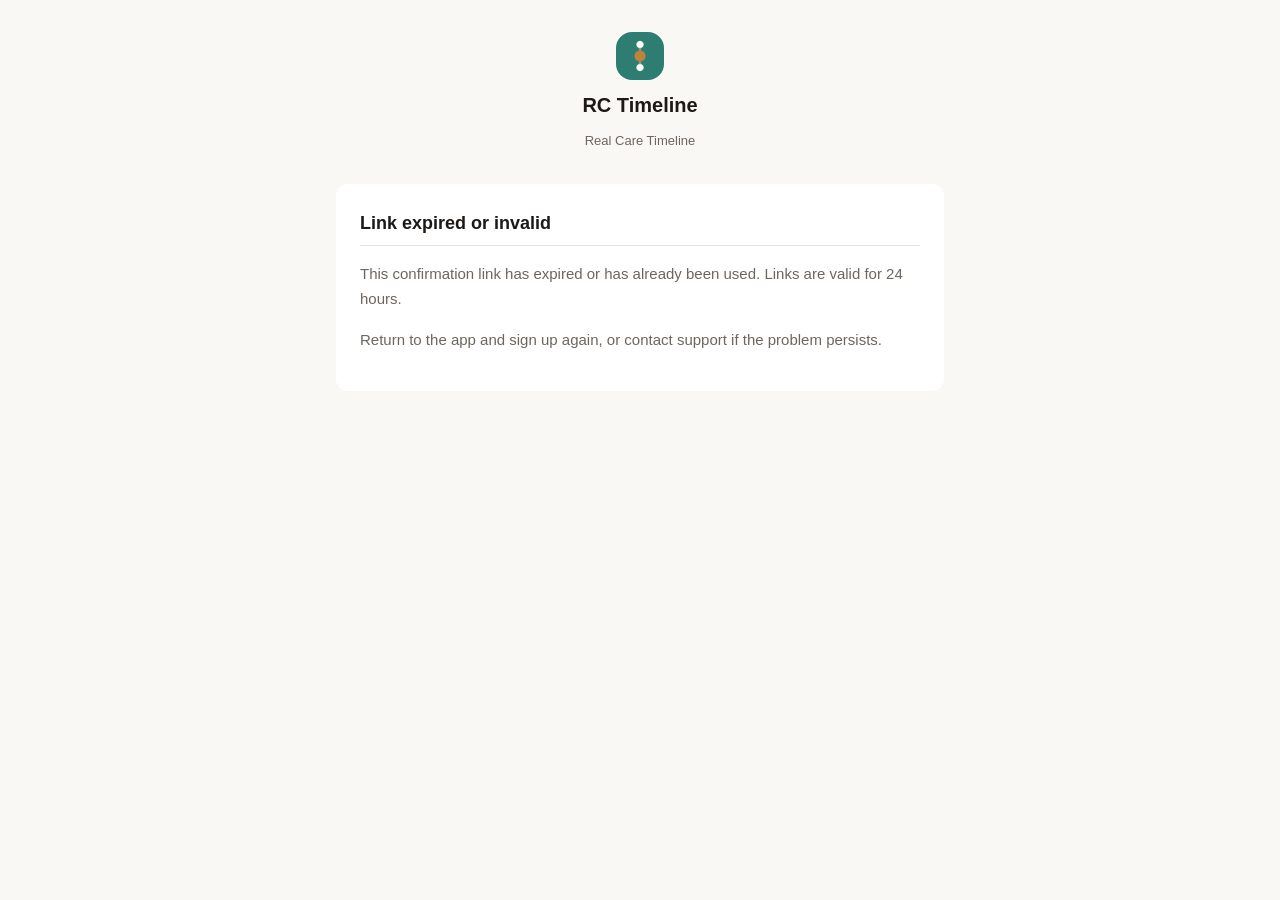
<file: confirm/index.html>
<!DOCTYPE html>
<html lang="en">
<head>
  <meta charset="UTF-8">
  <meta http-equiv="Content-Security-Policy" content="script-src 'self' https://cdn.jsdelivr.net; object-src 'none';">
  <meta name="viewport" content="width=device-width, initial-scale=1.0">
  <title>Email Confirmed — RC Timeline</title>
  <link rel="stylesheet" href="../assets/style.css">
</head>
<body>
<div class="container">

  <header class="site-header">
    <img src="../assets/icon.png" alt="RC Timeline">
    <p class="app-name">RC Timeline</p>
    <p class="app-tagline">Real Care Timeline</p>
  </header>

  <div id="state-loading" class="card">
    <p class="secondary-text">Confirming your email&hellip;</p>
  </div>

  <div id="state-open-app" class="card" style="display:none;">
    <h2 style="margin-top:0;">Email confirmed</h2>
    <p class="secondary-text">Your email address has been confirmed. Tap below to open RC Timeline and get started.</p>
    <a id="open-app-link" href="#" class="btn-primary" style="display:block;text-align:center;">Open RC Timeline</a>
    <p class="secondary-text" style="margin-top:16px;text-align:center;font-size:13px;">
      App not installed? <a href="https://apps.apple.com/app/rc-timeline/id6746792492">Download it from the App Store.</a>
    </p>
  </div>

  <div id="state-confirmed" class="card" style="display:none;">
    <h2 style="margin-top:0;">Email confirmed</h2>
    <p class="secondary-text">Your email address has been confirmed. Open RC Timeline on your iPhone or iPad to sign in and get started.</p>
  </div>

  <div id="state-error" class="card" style="display:none;">
    <h2 style="margin-top:0;">Link expired or invalid</h2>
    <p>This confirmation link has expired or has already been used. Links are valid for 24 hours.</p>
    <p>Return to the app and sign up again, or contact support if the problem persists.</p>
  </div>

</div>
<script src="confirm.js"></script>
</body>
</html>
</file>
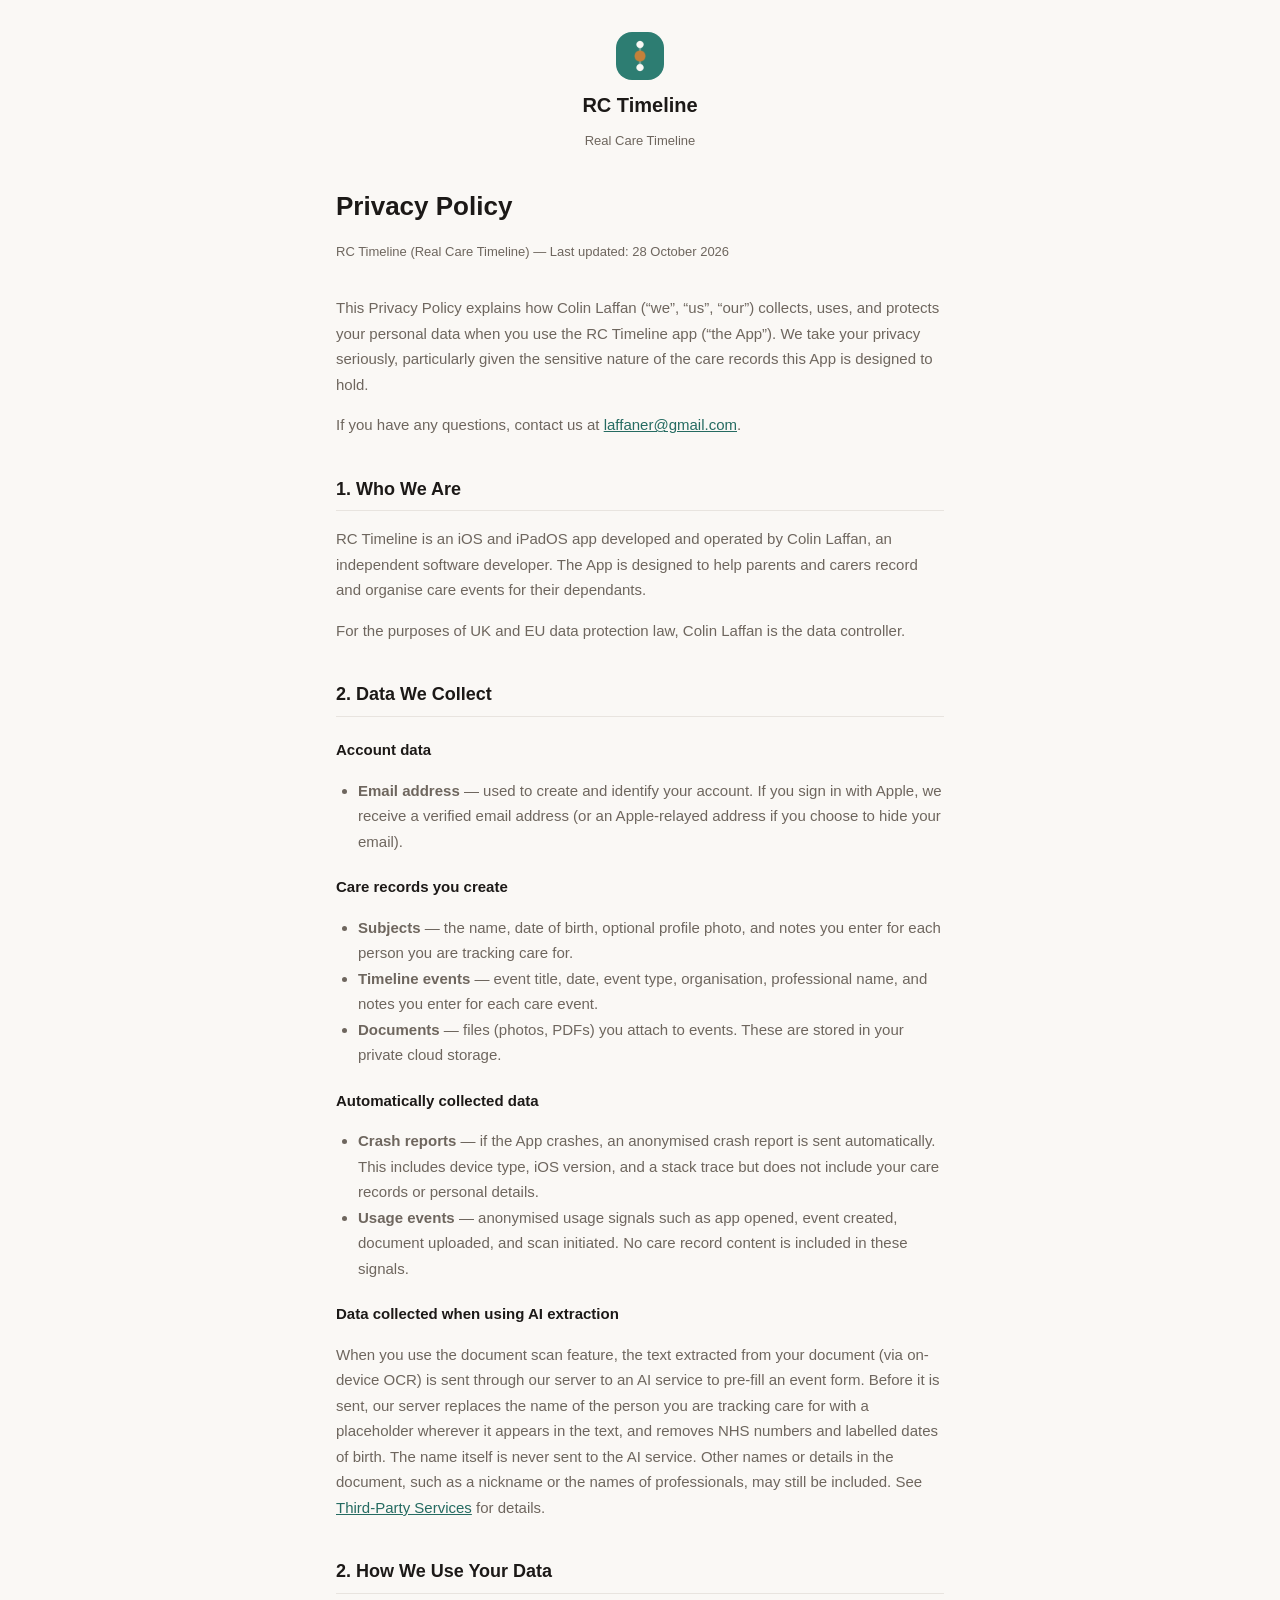
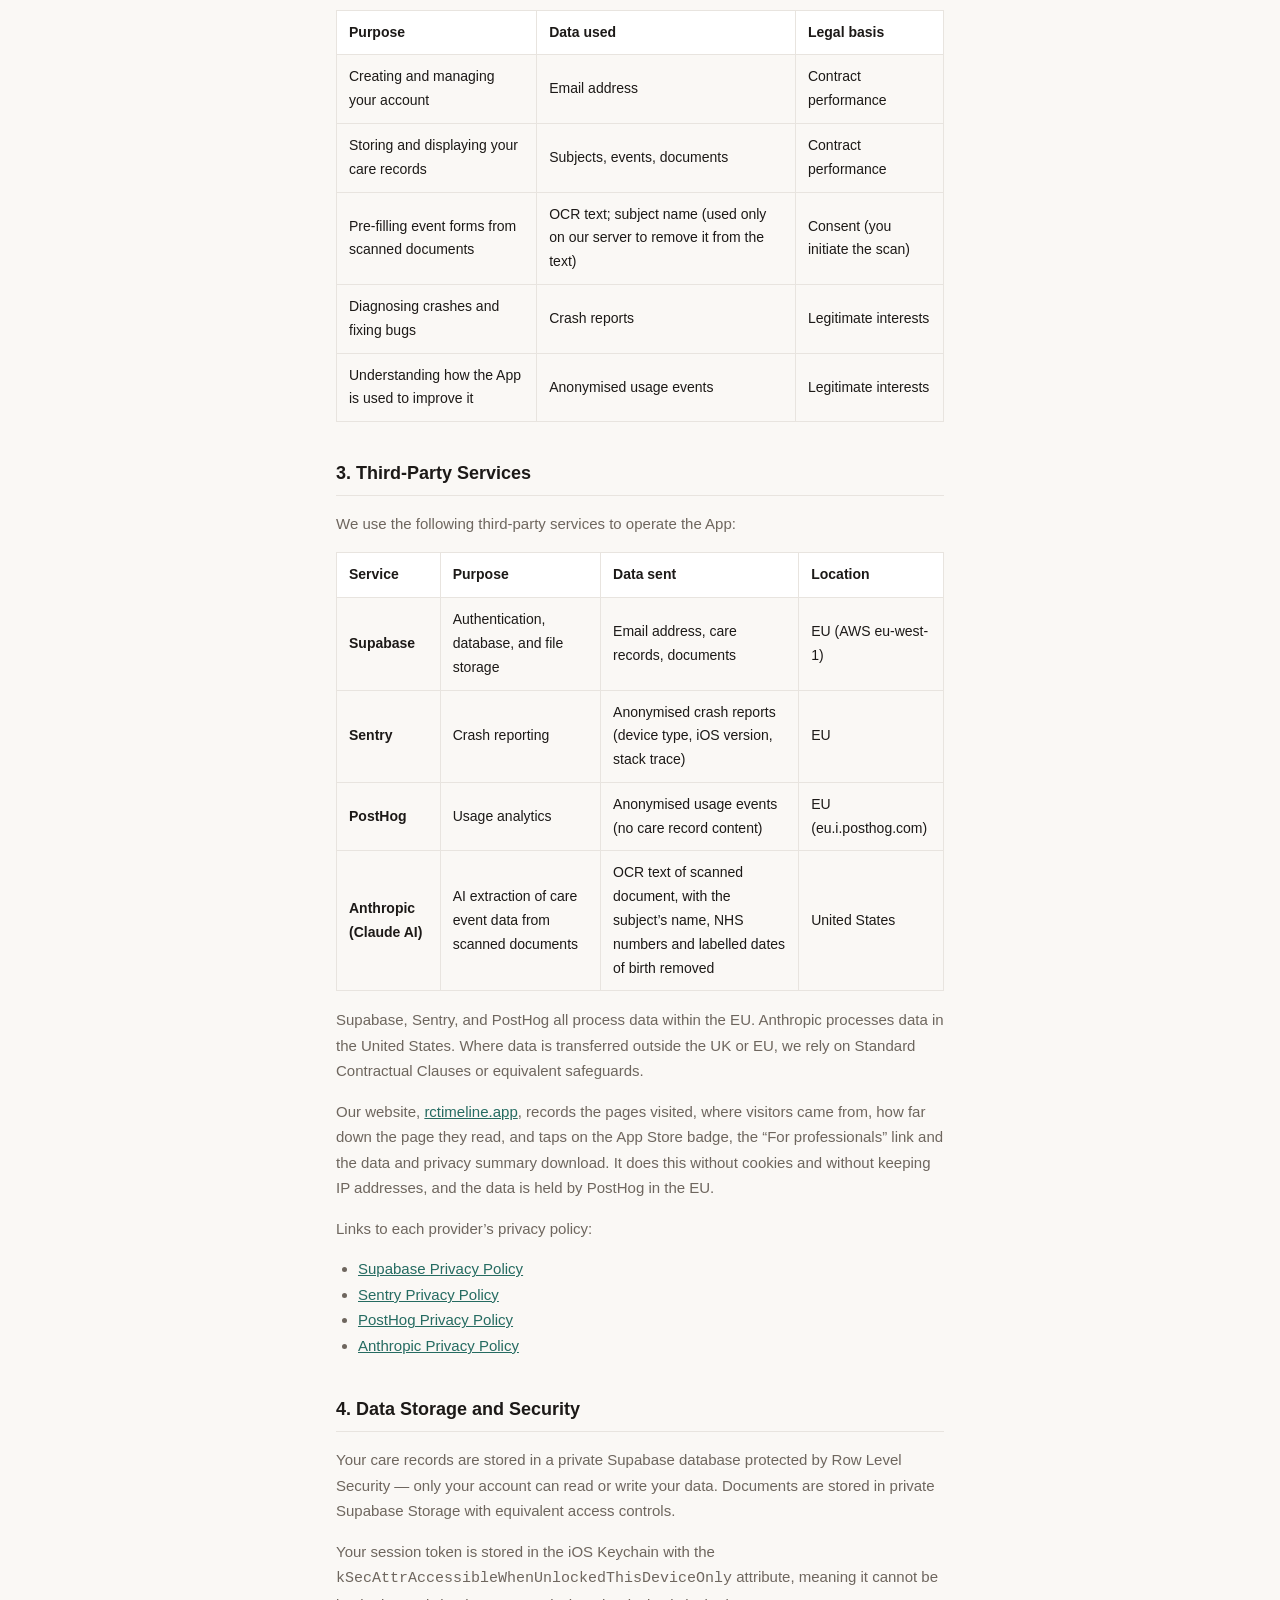
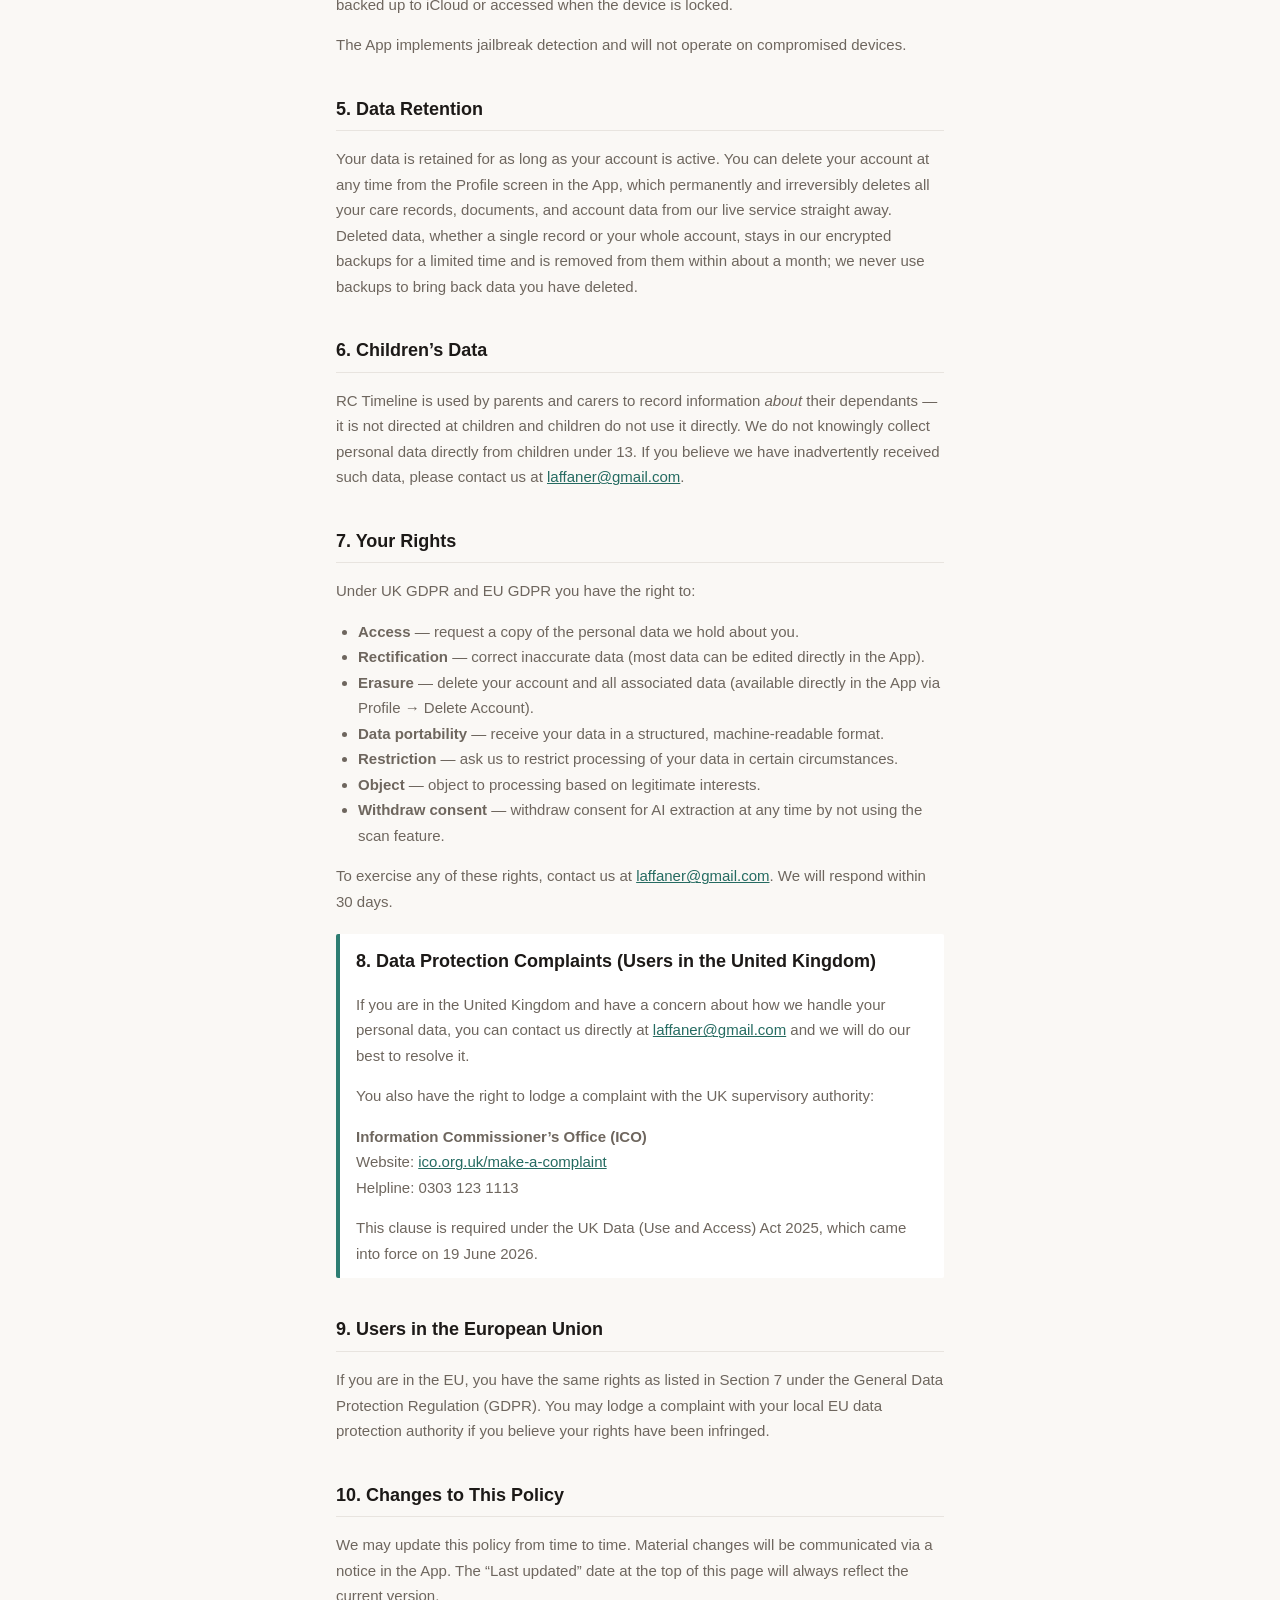
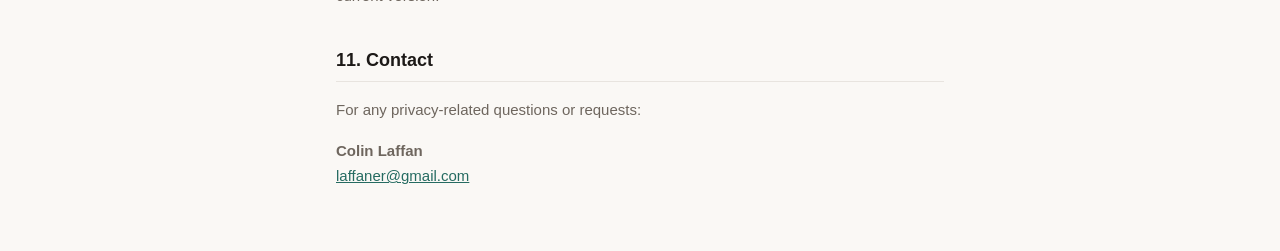
<file: privacy-policy.html>
<!DOCTYPE html>
<html lang="en">
<head>
  <meta charset="UTF-8">
  <meta name="viewport" content="width=device-width, initial-scale=1.0">
  <title>Privacy Policy — RC Timeline</title>
  <link rel="stylesheet" href="assets/style.css">
</head>
<body>
<div class="container">

<header class="site-header">
  <img src="assets/icon.png" alt="RC Timeline">
  <p class="app-name">RC Timeline</p>
  <p class="app-tagline">Real Care Timeline</p>
</header>

<h1>Privacy Policy</h1>
<p class="subtitle">RC Timeline (Real Care Timeline) &mdash; Last updated: 28 October 2026</p>

<p>This Privacy Policy explains how Colin Laffan (&ldquo;we&rdquo;, &ldquo;us&rdquo;, &ldquo;our&rdquo;) collects, uses, and protects your personal data when you use the RC Timeline app (&ldquo;the App&rdquo;). We take your privacy seriously, particularly given the sensitive nature of the care records this App is designed to hold.</p>

<p>If you have any questions, contact us at <a href="mailto:laffaner@gmail.com">laffaner@gmail.com</a>.</p>

<h2>1. Who We Are</h2>
<p>RC Timeline is an iOS and iPadOS app developed and operated by Colin Laffan, an independent software developer. The App is designed to help parents and carers record and organise care events for their dependants.</p>
<p>For the purposes of UK and EU data protection law, Colin Laffan is the data controller.</p>

<h2>2. Data We Collect</h2>

<h3>Account data</h3>
<ul>
  <li><strong>Email address</strong> — used to create and identify your account. If you sign in with Apple, we receive a verified email address (or an Apple-relayed address if you choose to hide your email).</li>
</ul>

<h3>Care records you create</h3>
<ul>
  <li><strong>Subjects</strong> — the name, date of birth, optional profile photo, and notes you enter for each person you are tracking care for.</li>
  <li><strong>Timeline events</strong> — event title, date, event type, organisation, professional name, and notes you enter for each care event.</li>
  <li><strong>Documents</strong> — files (photos, PDFs) you attach to events. These are stored in your private cloud storage.</li>
</ul>

<h3>Automatically collected data</h3>
<ul>
  <li><strong>Crash reports</strong> — if the App crashes, an anonymised crash report is sent automatically. This includes device type, iOS version, and a stack trace but does not include your care records or personal details.</li>
  <li><strong>Usage events</strong> — anonymised usage signals such as app opened, event created, document uploaded, and scan initiated. No care record content is included in these signals.</li>
</ul>

<h3>Data collected when using AI extraction</h3>
<p>When you use the document scan feature, the text extracted from your document (via on-device OCR) is sent through our server to an AI service to pre-fill an event form. Before it is sent, our server replaces the name of the person you are tracking care for with a placeholder wherever it appears in the text, and removes NHS numbers and labelled dates of birth. The name itself is never sent to the AI service. Other names or details in the document, such as a nickname or the names of professionals, may still be included. See <a href="#third-parties">Third-Party Services</a> for details.</p>

<h2>2. How We Use Your Data</h2>

<table>
  <tr><th>Purpose</th><th>Data used</th><th>Legal basis</th></tr>
  <tr><td>Creating and managing your account</td><td>Email address</td><td>Contract performance</td></tr>
  <tr><td>Storing and displaying your care records</td><td>Subjects, events, documents</td><td>Contract performance</td></tr>
  <tr><td>Pre-filling event forms from scanned documents</td><td>OCR text; subject name (used only on our server to remove it from the text)</td><td>Consent (you initiate the scan)</td></tr>
  <tr><td>Diagnosing crashes and fixing bugs</td><td>Crash reports</td><td>Legitimate interests</td></tr>
  <tr><td>Understanding how the App is used to improve it</td><td>Anonymised usage events</td><td>Legitimate interests</td></tr>
</table>

<h2 id="third-parties">3. Third-Party Services</h2>
<p>We use the following third-party services to operate the App:</p>

<table>
  <tr><th>Service</th><th>Purpose</th><th>Data sent</th><th>Location</th></tr>
  <tr>
    <td><strong>Supabase</strong></td>
    <td>Authentication, database, and file storage</td>
    <td>Email address, care records, documents</td>
    <td>EU (AWS eu-west-1)</td>
  </tr>
  <tr>
    <td><strong>Sentry</strong></td>
    <td>Crash reporting</td>
    <td>Anonymised crash reports (device type, iOS version, stack trace)</td>
    <td>EU</td>
  </tr>
  <tr>
    <td><strong>PostHog</strong></td>
    <td>Usage analytics</td>
    <td>Anonymised usage events (no care record content)</td>
    <td>EU (eu.i.posthog.com)</td>
  </tr>
  <tr>
    <td><strong>Anthropic (Claude AI)</strong></td>
    <td>AI extraction of care event data from scanned documents</td>
    <td>OCR text of scanned document, with the subject&rsquo;s name, NHS numbers and labelled dates of birth removed</td>
    <td>United States</td>
  </tr>
</table>

<p>Supabase, Sentry, and PostHog all process data within the EU. Anthropic processes data in the United States. Where data is transferred outside the UK or EU, we rely on Standard Contractual Clauses or equivalent safeguards.</p>

<p>Our website, <a href="https://rctimeline.app">rctimeline.app</a>, records the pages visited, where visitors came from, how far down the page they read, and taps on the App Store badge, the &ldquo;For professionals&rdquo; link and the data and privacy summary download. It does this without cookies and without keeping IP addresses, and the data is held by PostHog in the EU.</p>

<p>Links to each provider&rsquo;s privacy policy:</p>
<ul>
  <li><a href="https://supabase.com/privacy" target="_blank">Supabase Privacy Policy</a></li>
  <li><a href="https://sentry.io/privacy/" target="_blank">Sentry Privacy Policy</a></li>
  <li><a href="https://posthog.com/privacy" target="_blank">PostHog Privacy Policy</a></li>
  <li><a href="https://www.anthropic.com/privacy" target="_blank">Anthropic Privacy Policy</a></li>
</ul>

<h2>4. Data Storage and Security</h2>
<p>Your care records are stored in a private Supabase database protected by Row Level Security — only your account can read or write your data. Documents are stored in private Supabase Storage with equivalent access controls.</p>
<p>Your session token is stored in the iOS Keychain with the <code>kSecAttrAccessibleWhenUnlockedThisDeviceOnly</code> attribute, meaning it cannot be backed up to iCloud or accessed when the device is locked.</p>
<p>The App implements jailbreak detection and will not operate on compromised devices.</p>

<h2>5. Data Retention</h2>
<p>Your data is retained for as long as your account is active. You can delete your account at any time from the Profile screen in the App, which permanently and irreversibly deletes all your care records, documents, and account data from our live service straight away. Deleted data, whether a single record or your whole account, stays in our encrypted backups for a limited time and is removed from them within about a month; we never use backups to bring back data you have deleted.</p>

<h2>6. Children&rsquo;s Data</h2>
<p>RC Timeline is used by parents and carers to record information <em>about</em> their dependants — it is not directed at children and children do not use it directly. We do not knowingly collect personal data directly from children under 13. If you believe we have inadvertently received such data, please contact us at <a href="mailto:laffaner@gmail.com">laffaner@gmail.com</a>.</p>

<h2>7. Your Rights</h2>
<p>Under UK GDPR and EU GDPR you have the right to:</p>
<ul>
  <li><strong>Access</strong> — request a copy of the personal data we hold about you.</li>
  <li><strong>Rectification</strong> — correct inaccurate data (most data can be edited directly in the App).</li>
  <li><strong>Erasure</strong> — delete your account and all associated data (available directly in the App via Profile &rarr; Delete Account).</li>
  <li><strong>Data portability</strong> — receive your data in a structured, machine-readable format.</li>
  <li><strong>Restriction</strong> — ask us to restrict processing of your data in certain circumstances.</li>
  <li><strong>Object</strong> — object to processing based on legitimate interests.</li>
  <li><strong>Withdraw consent</strong> — withdraw consent for AI extraction at any time by not using the scan feature.</li>
</ul>
<p>To exercise any of these rights, contact us at <a href="mailto:laffaner@gmail.com">laffaner@gmail.com</a>. We will respond within 30 days.</p>

<div class="highlight">
  <h2 style="margin-top:0; border:none; padding:0;">8. Data Protection Complaints (Users in the United Kingdom)</h2>
  <p>If you are in the United Kingdom and have a concern about how we handle your personal data, you can contact us directly at <a href="mailto:laffaner@gmail.com">laffaner@gmail.com</a> and we will do our best to resolve it.</p>
  <p>You also have the right to lodge a complaint with the UK supervisory authority:</p>
  <p>
    <strong>Information Commissioner&rsquo;s Office (ICO)</strong><br>
    Website: <a href="https://ico.org.uk/make-a-complaint" target="_blank">ico.org.uk/make-a-complaint</a><br>
    Helpline: 0303 123 1113
  </p>
  <p style="margin-bottom:0;">This clause is required under the UK Data (Use and Access) Act 2025, which came into force on 19 June 2026.</p>
</div>

<h2>9. Users in the European Union</h2>
<p>If you are in the EU, you have the same rights as listed in Section 7 under the General Data Protection Regulation (GDPR). You may lodge a complaint with your local EU data protection authority if you believe your rights have been infringed.</p>

<h2>10. Changes to This Policy</h2>
<p>We may update this policy from time to time. Material changes will be communicated via a notice in the App. The &ldquo;Last updated&rdquo; date at the top of this page will always reflect the current version.</p>

<h2>11. Contact</h2>
<p>For any privacy-related questions or requests:</p>
<p>
  <strong>Colin Laffan</strong><br>
  <a href="mailto:laffaner@gmail.com">laffaner@gmail.com</a>
</p>

</div>
</body>
</html>
</file>
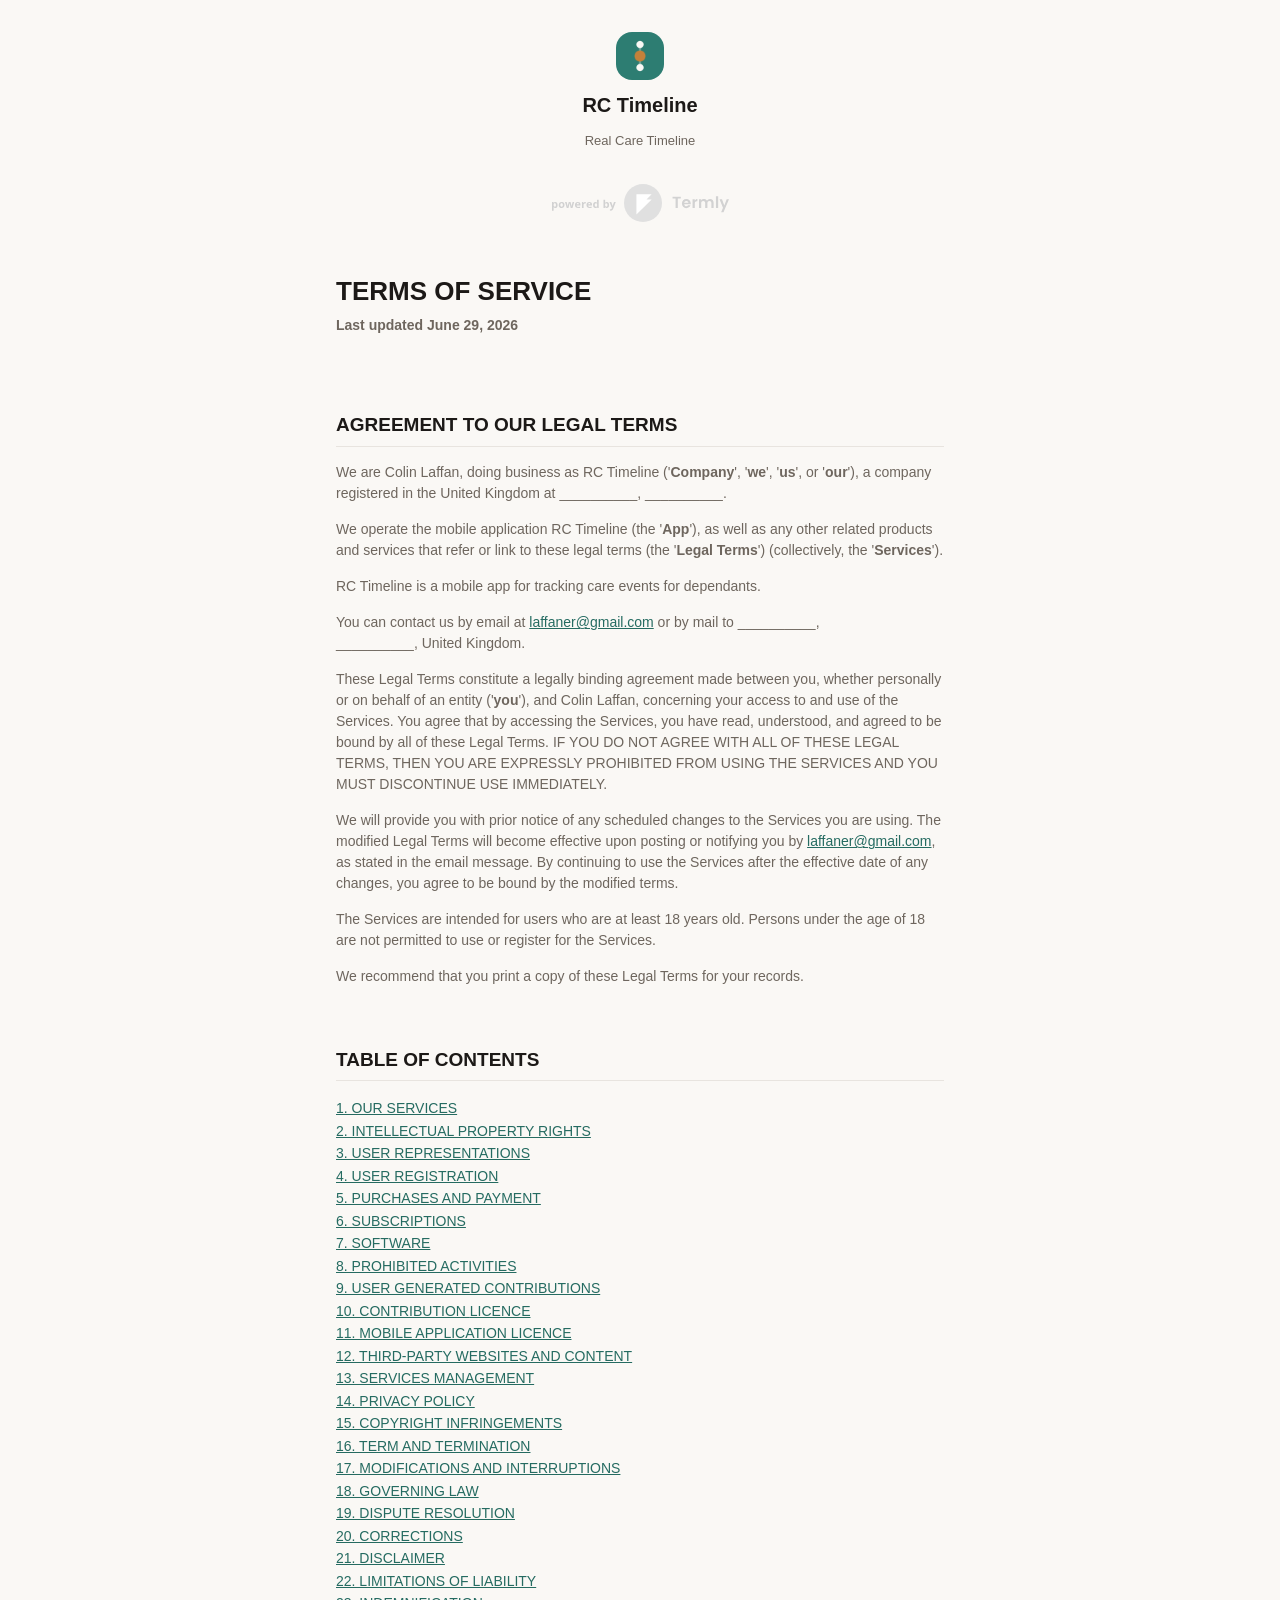
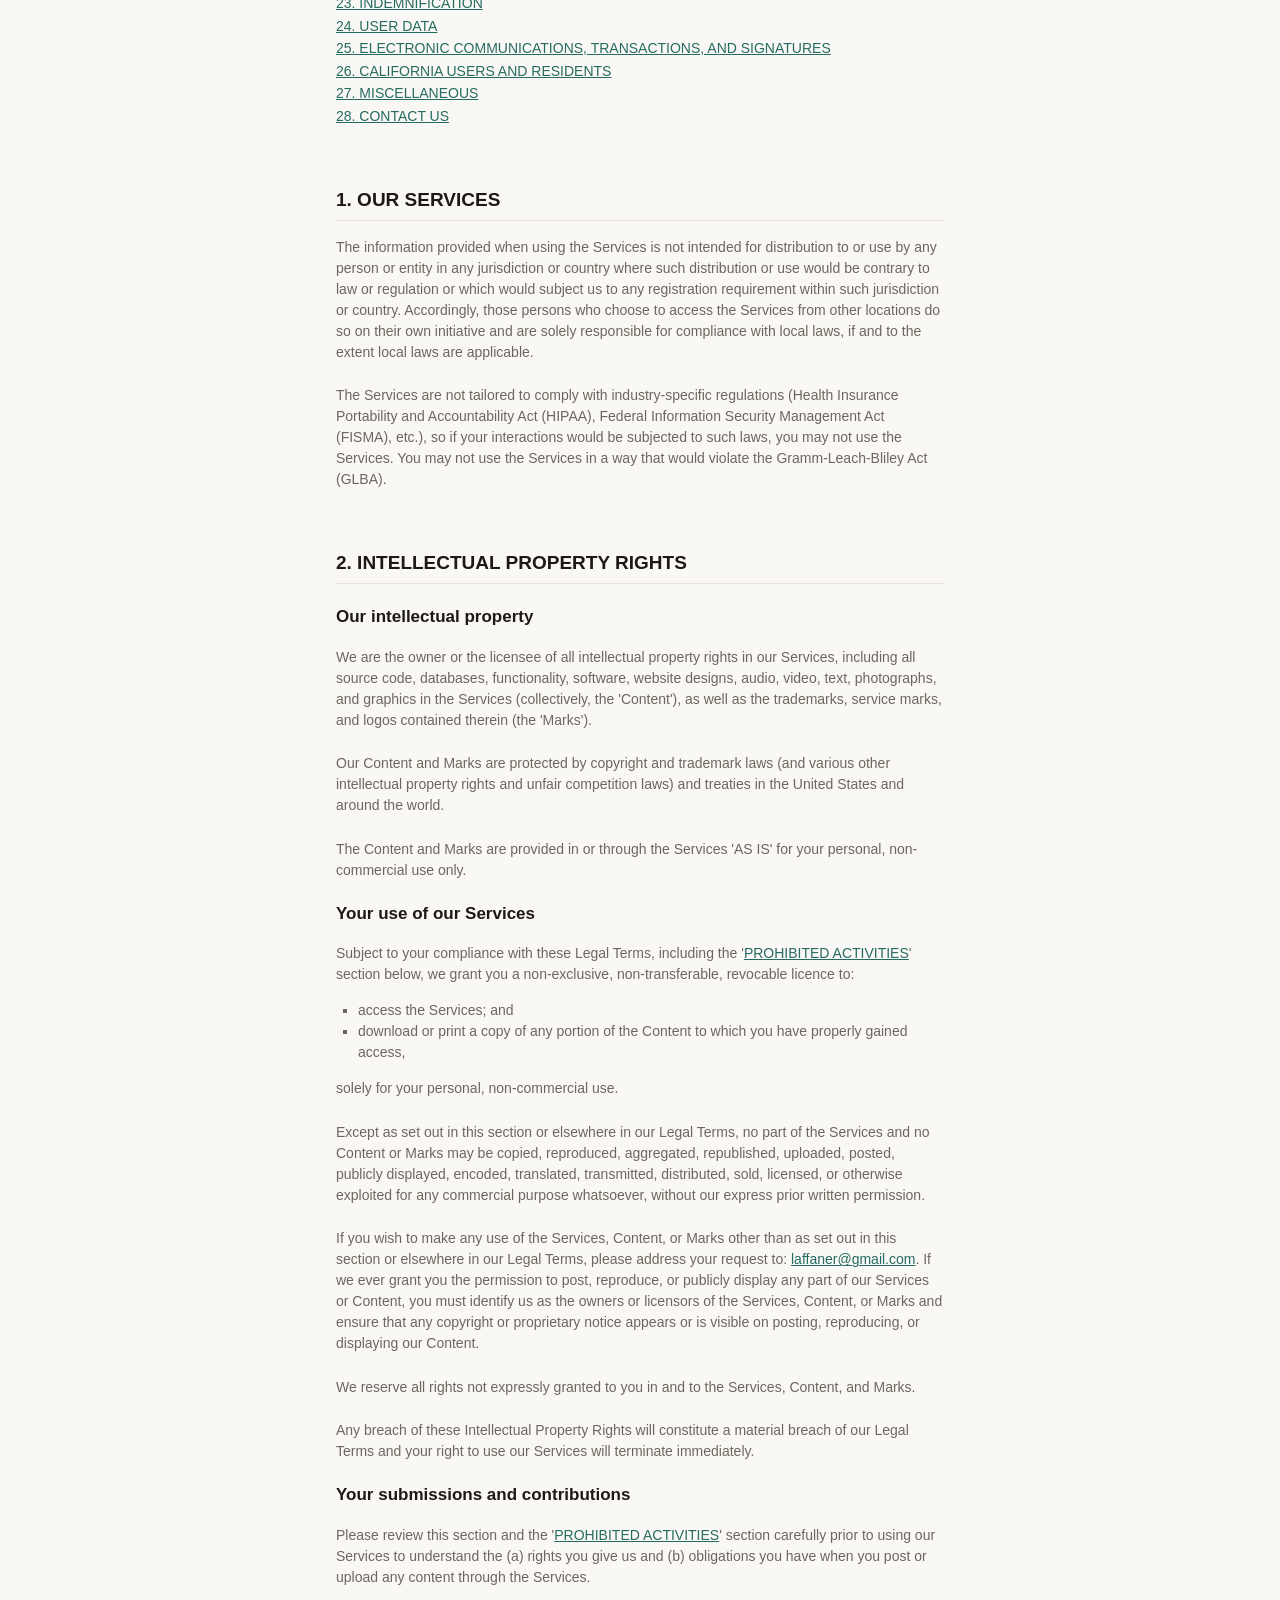
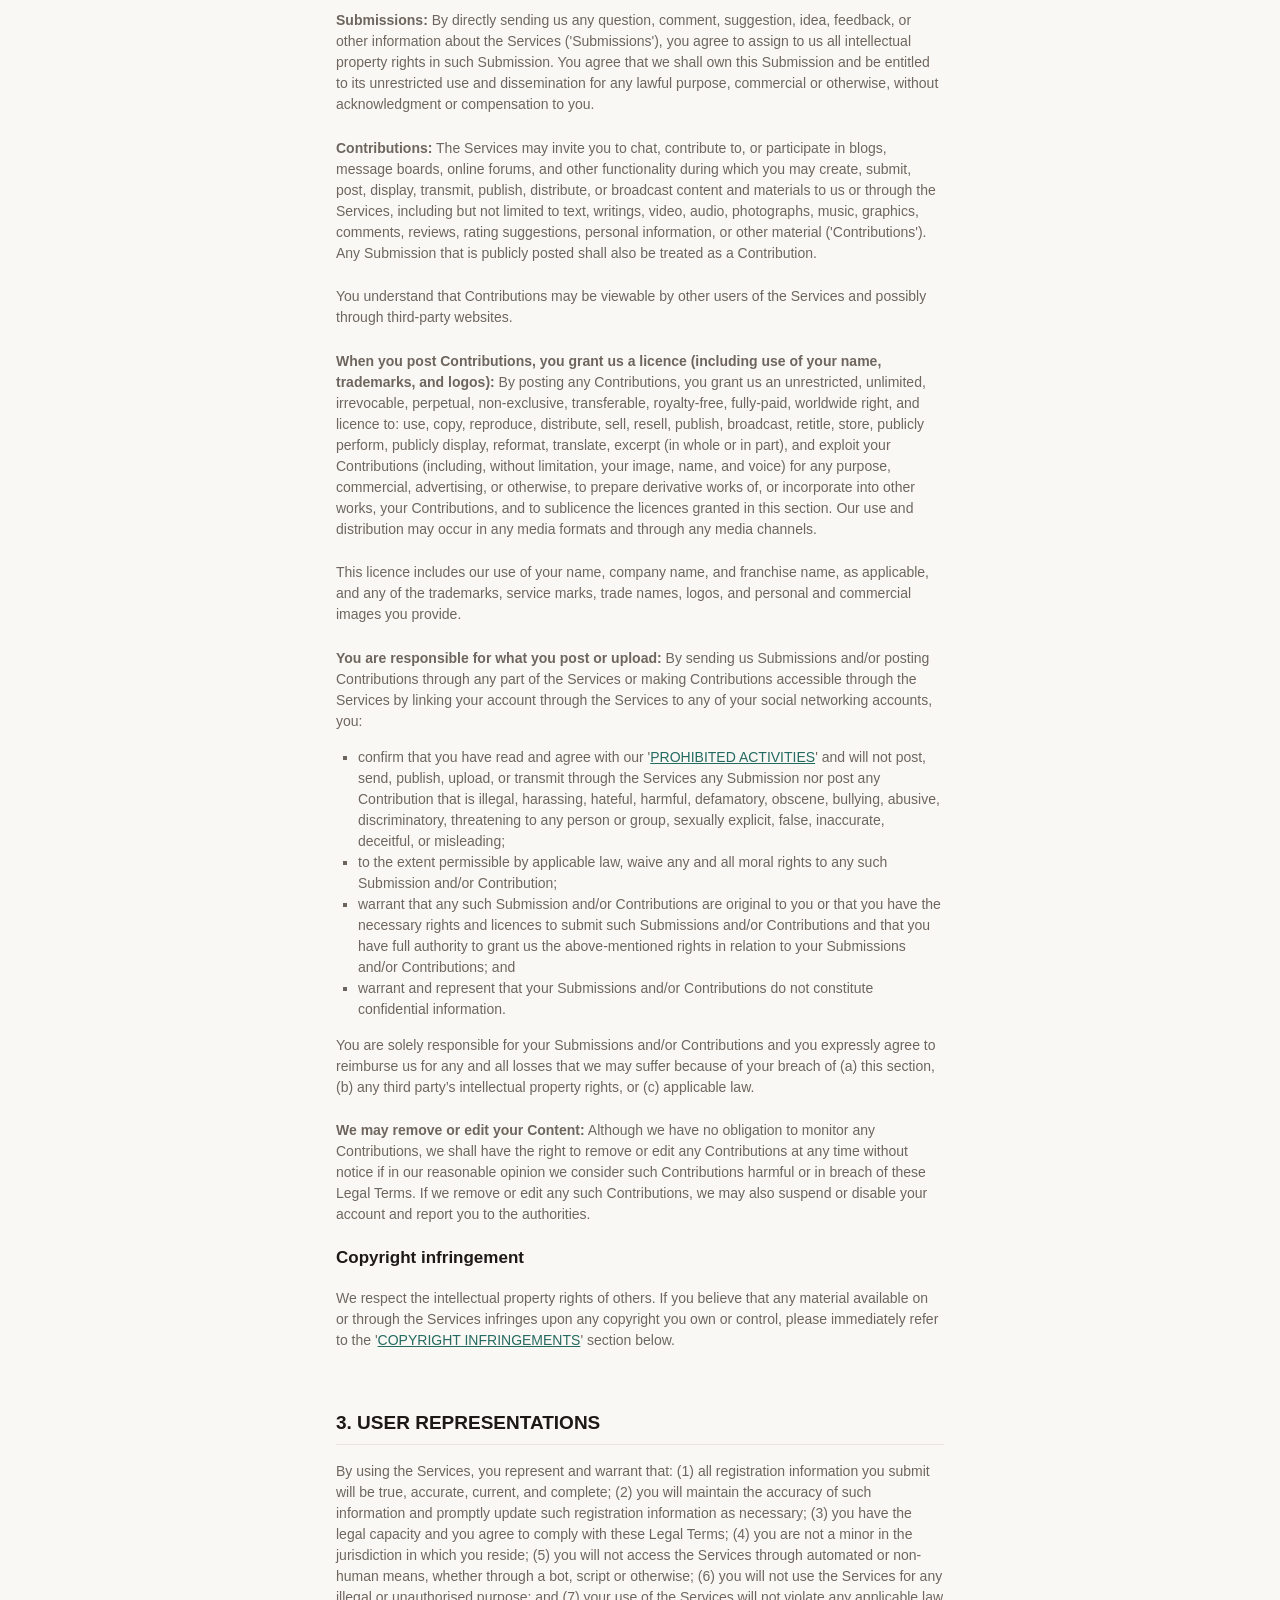
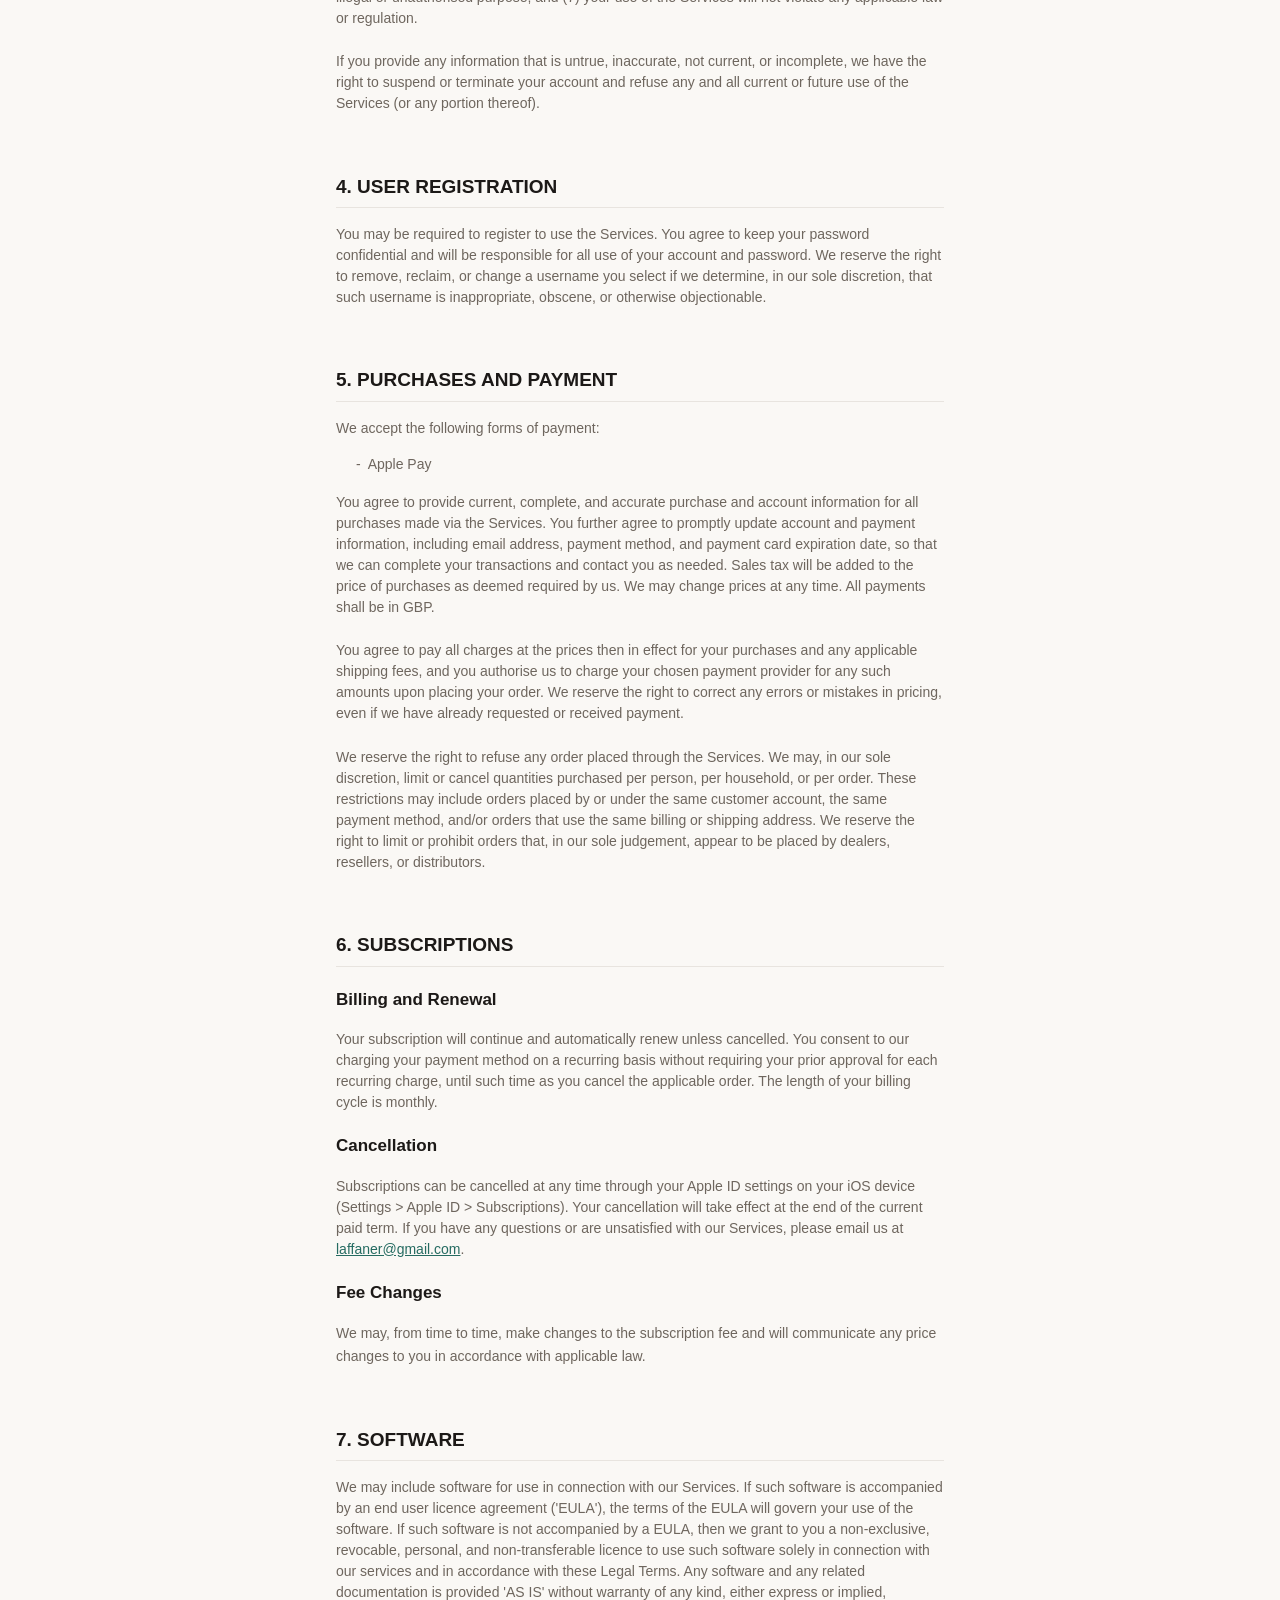
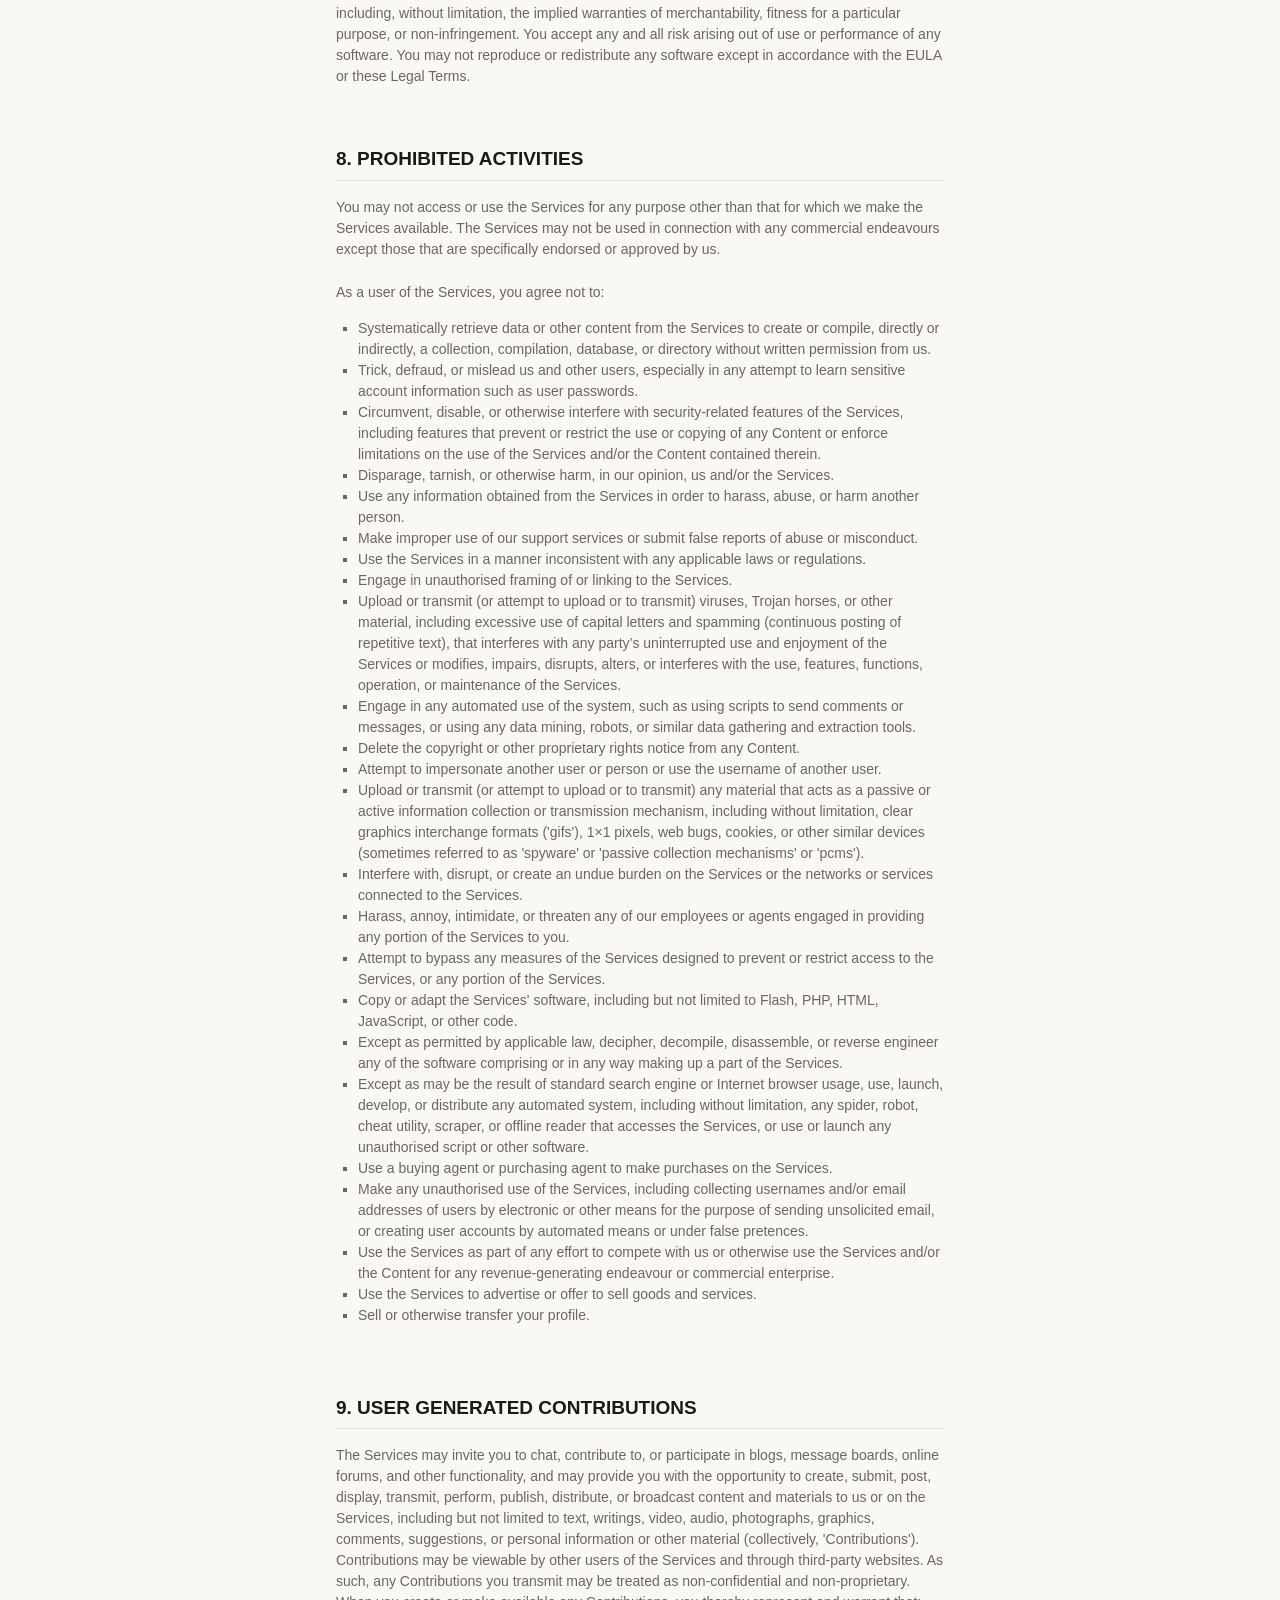
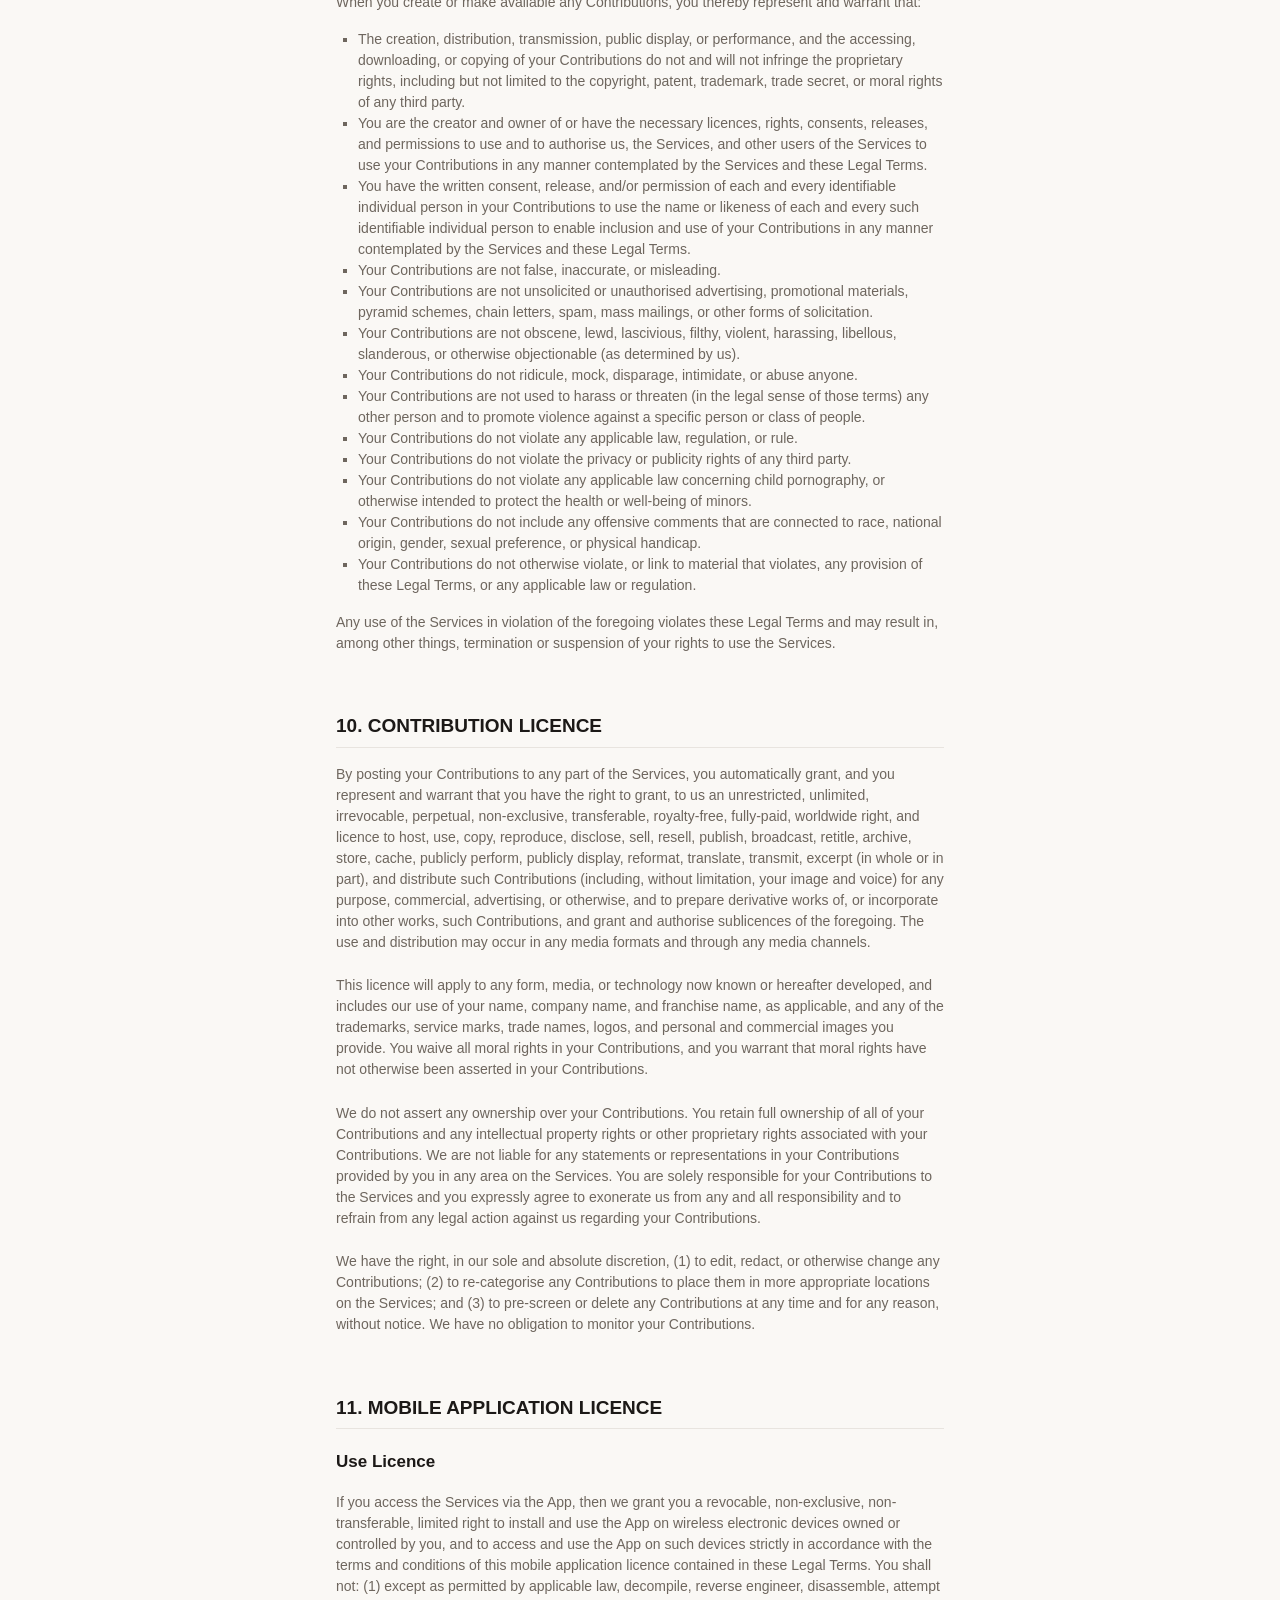
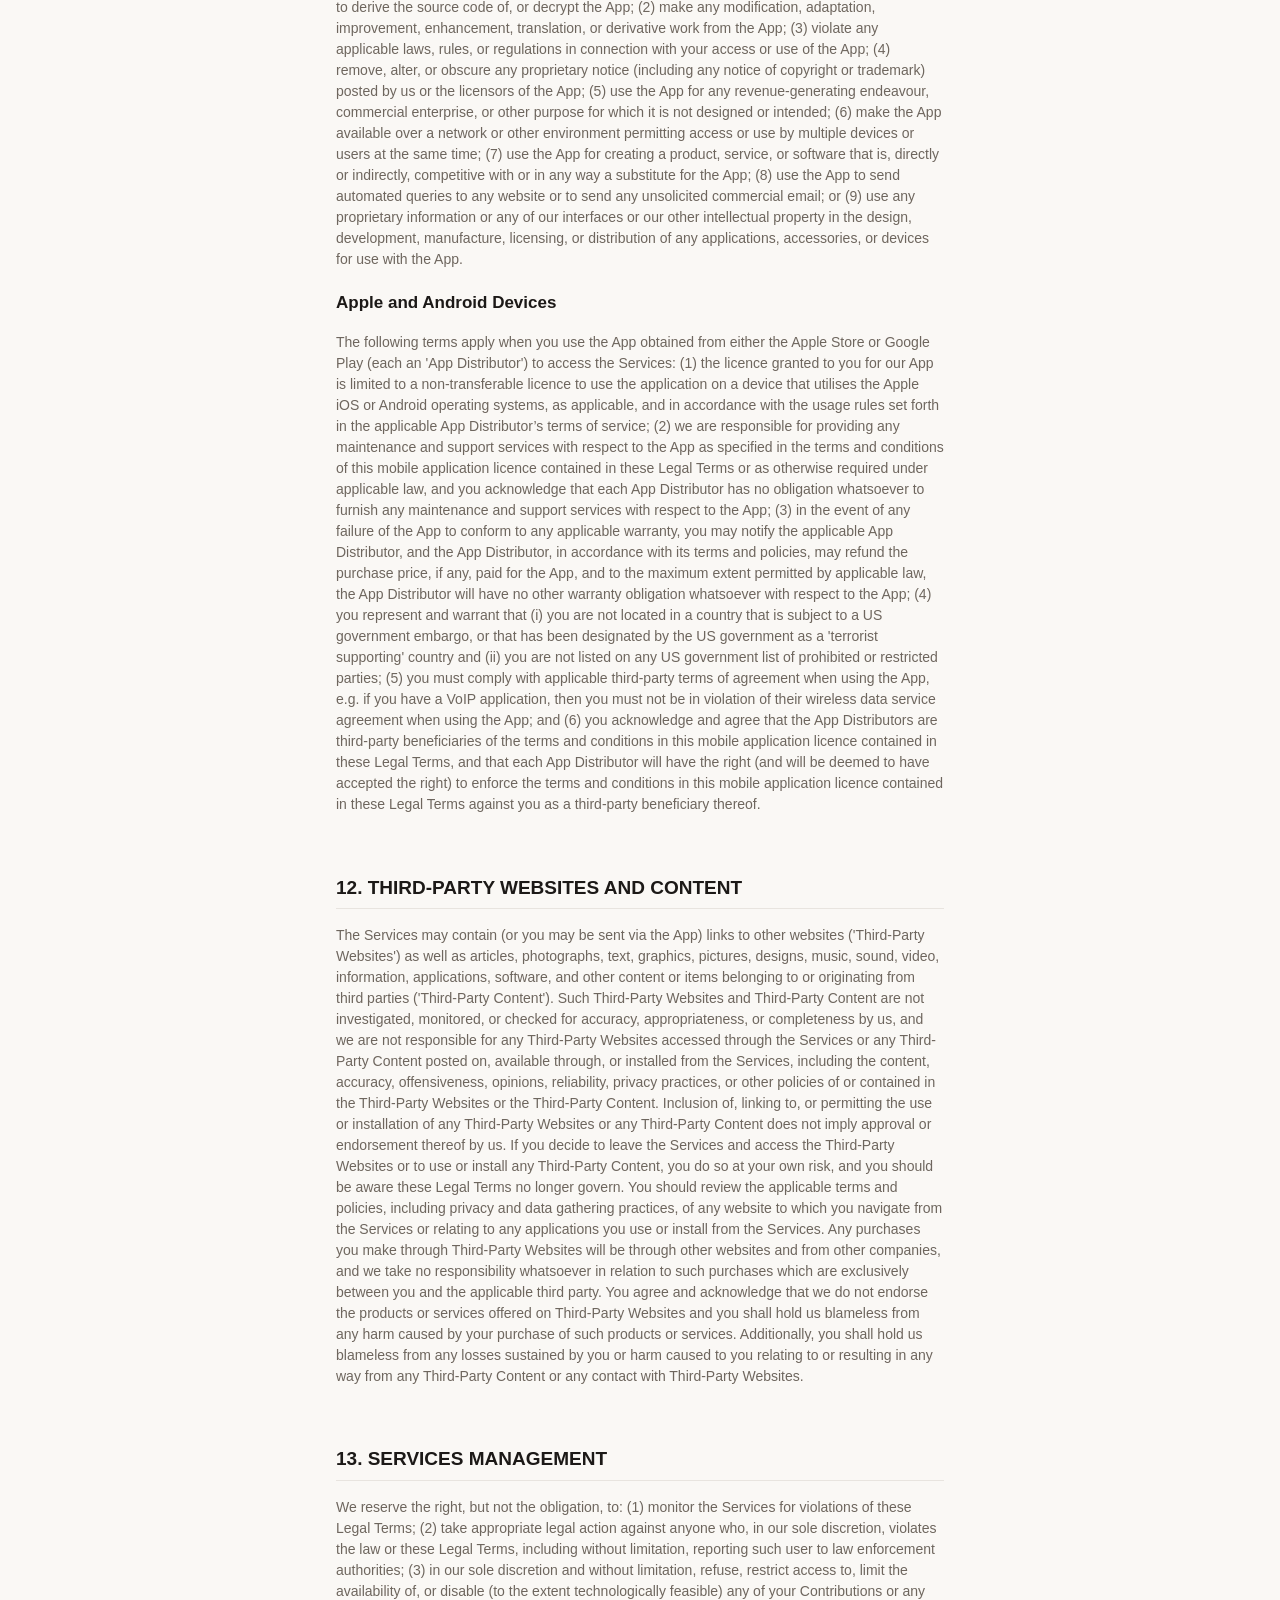
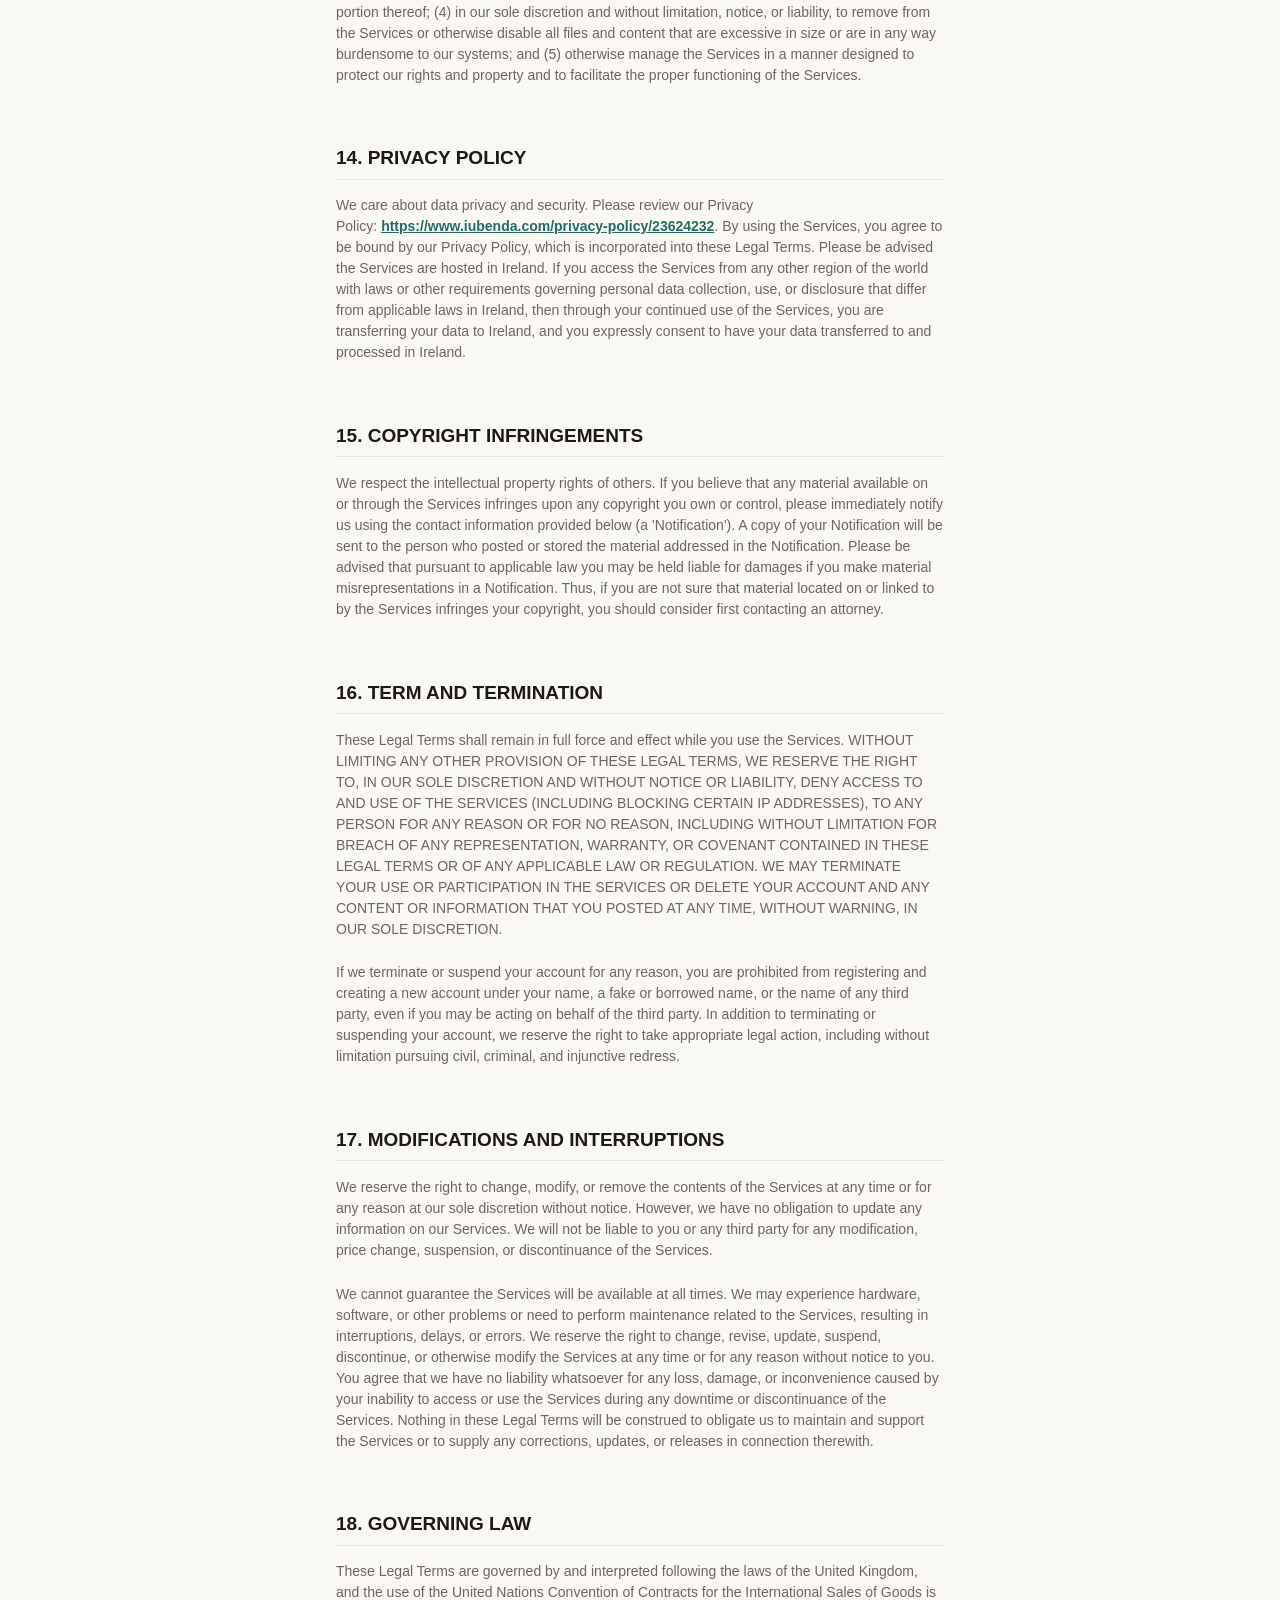
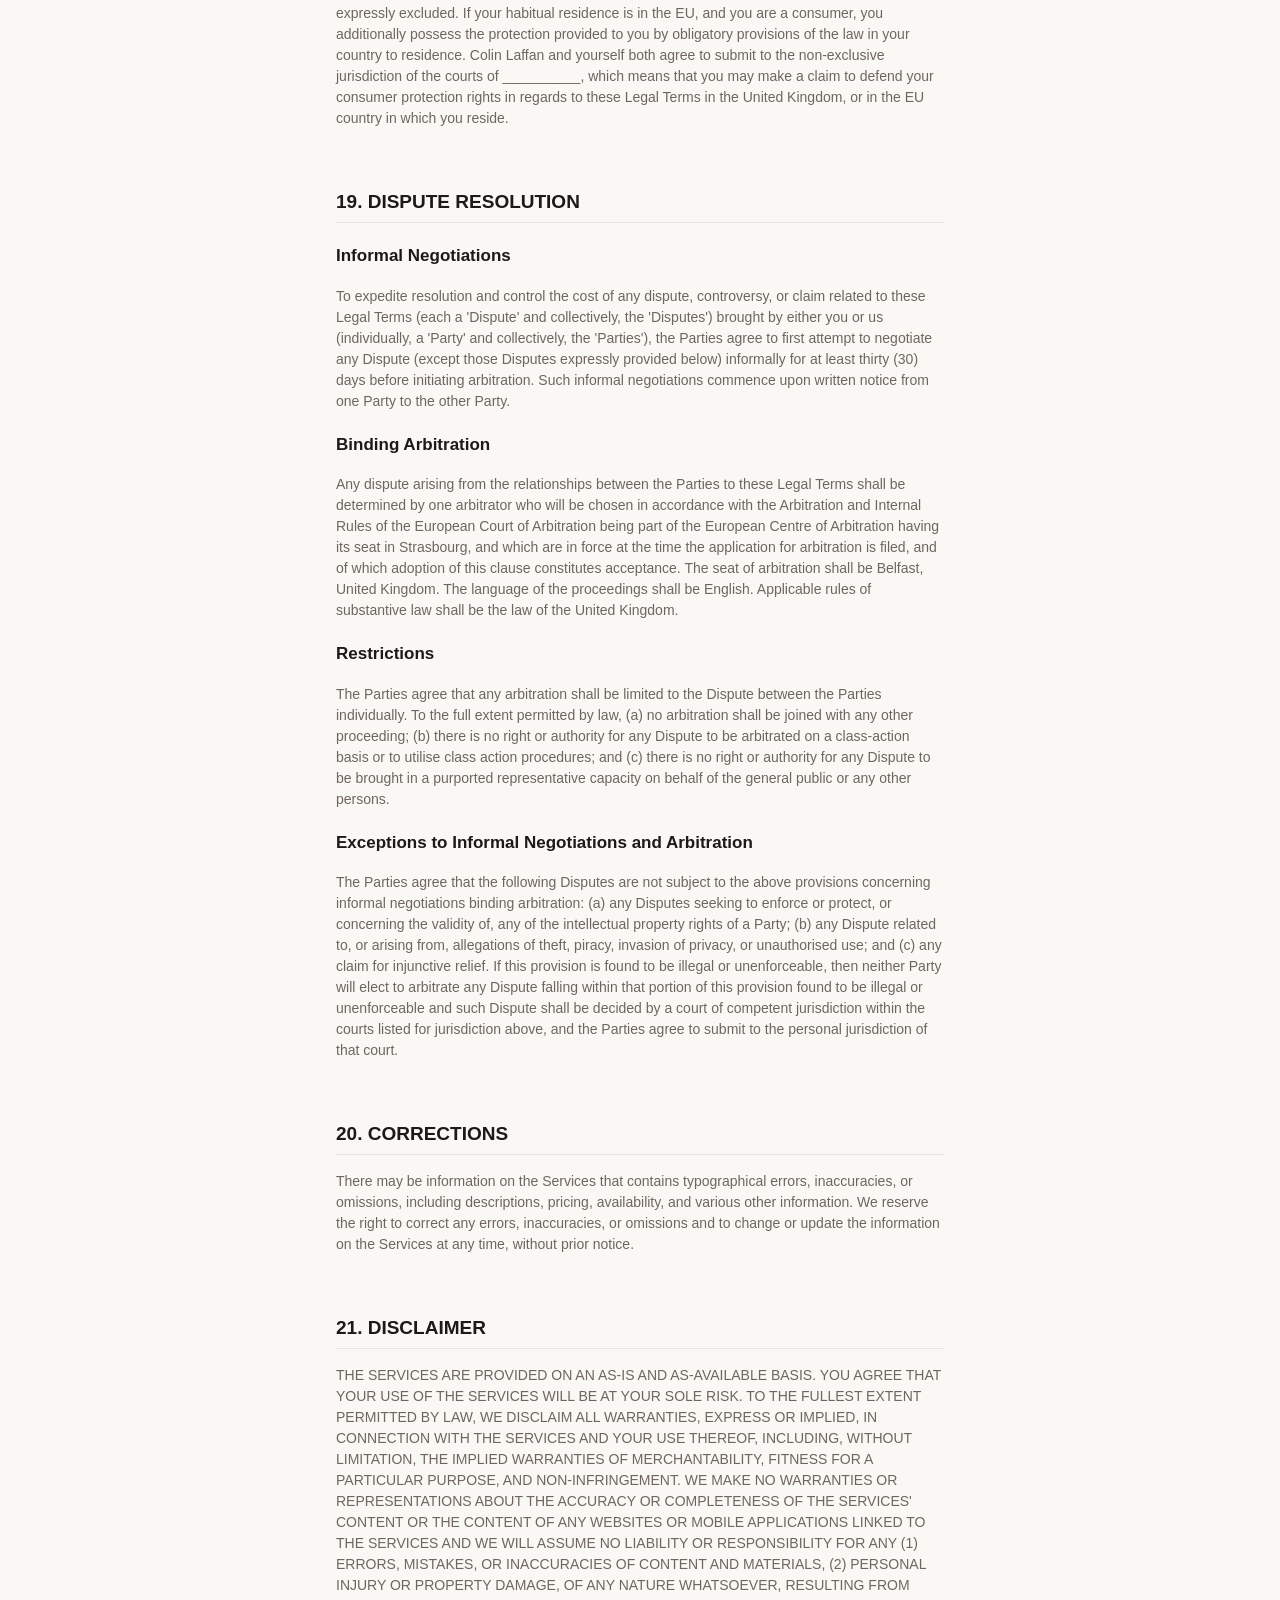
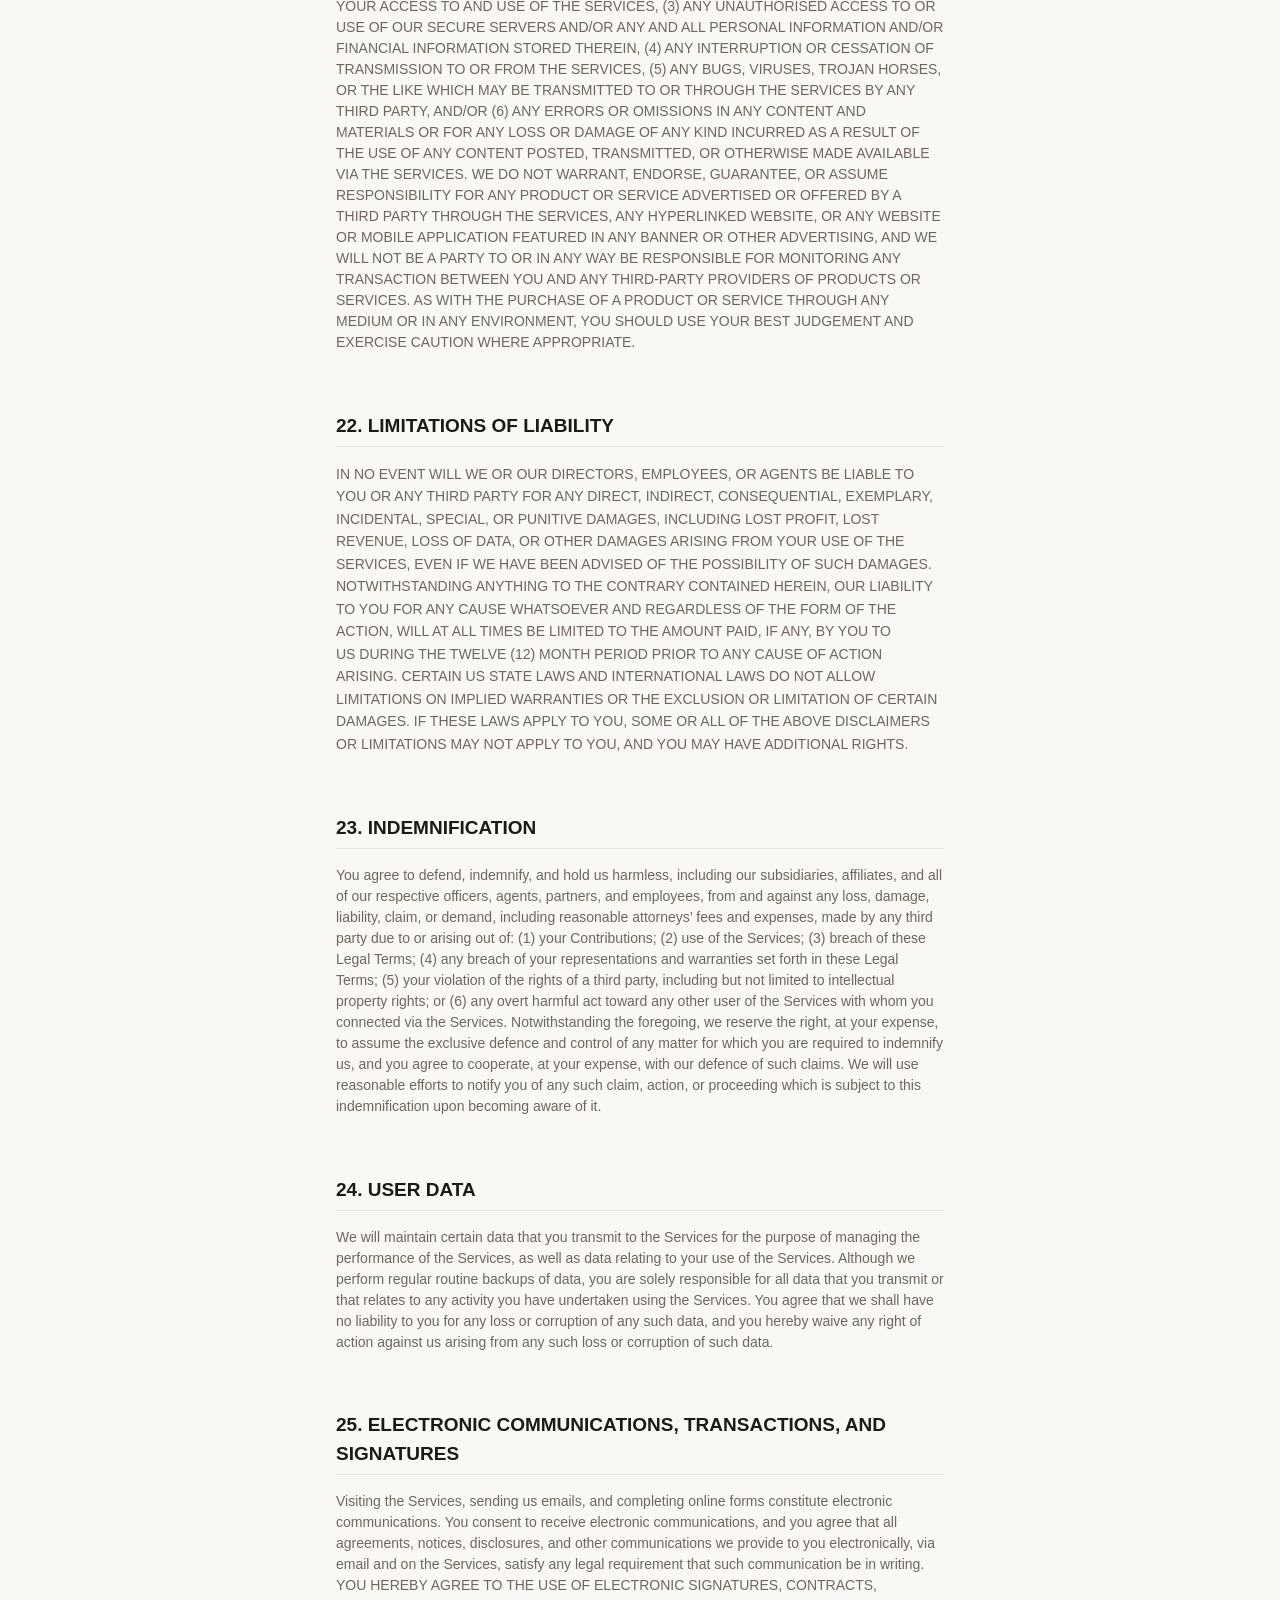
<file: tos.html>
<!DOCTYPE html>
<html lang="en">
<head>
  <meta charset="UTF-8">
  <meta name="viewport" content="width=device-width, initial-scale=1.0">
  <title>Terms of Service — RC Timeline</title>
  <link rel="stylesheet" href="assets/style.css">
</head>
<body>
<div class="container">

<header class="site-header">
  <img src="assets/icon.png" alt="RC Timeline">
  <p class="app-name">RC Timeline</p>
  <p class="app-tagline">Real Care Timeline</p>
</header>

<style>
  [data-custom-class='body'], [data-custom-class='body'] * {
          background: transparent !important;
        }
[data-custom-class='title'], [data-custom-class='title'] * {
          font-family: Arial !important;
font-size: 26px !important;
color: #000000 !important;
        }
[data-custom-class='subtitle'], [data-custom-class='subtitle'] * {
          font-family: Arial !important;
color: #595959 !important;
font-size: 14px !important;
        }
[data-custom-class='heading_1'], [data-custom-class='heading_1'] * {
          font-family: Arial !important;
font-size: 19px !important;
color: #000000 !important;
        }
[data-custom-class='heading_2'], [data-custom-class='heading_2'] * {
          font-family: Arial !important;
font-size: 17px !important;
color: #000000 !important;
        }
[data-custom-class='body_text'], [data-custom-class='body_text'] * {
          color: #595959 !important;
font-size: 14px !important;
font-family: Arial !important;
        }
[data-custom-class='link'], [data-custom-class='link'] * {
          color: #3030F1 !important;
font-size: 14px !important;
font-family: Arial !important;
word-break: break-word !important;
        }
</style>
      <span style="display: block;margin: 0 auto 3.125rem;width: 11.125rem;height: 2.375rem;background: url([data-uri]) center no-repeat;"></span>

      <div data-custom-class="body">
      <div align="center" style="text-align: left;"><div class="MsoNormal" data-custom-class="title" style="line-height: 1.5;"><bdt class="block-component"><span style="font-size: 19px;"></bdt><bdt class="question"><strong><h1>TERMS OF SERVICE</h1></strong></bdt><bdt class="statement-end-if-in-editor"></bdt></span></div><div class="MsoNormal" data-custom-class="subtitle" style="line-height: 1.5;"><strong>Last updated</strong> <bdt class="question"><strong>June 29, 2026</strong></bdt></div><div class="MsoNormal" style="line-height: 1.1;"><br></div><div style="line-height: 1.5;"><br></div><div style="line-height: 1.5;"><strong><span data-custom-class="heading_1"><h2>AGREEMENT TO OUR LEGAL TERMS</h2></span></strong></div></div><div align="center" style="text-align: left;"><div class="MsoNormal" id="agreement" style="line-height: 1.5;"><a name="_6aa3gkhykvst"></a></div></div><div align="center" style="text-align: left;"><div class="MsoNormal" data-custom-class="body_text" style="line-height: 1.5;"><span style="font-size:11.0pt;line-height:115%;font-family:Arial;
Calibri;color:#595959;mso-themecolor:text1;mso-themetint:166;">We are <bdt class="question noTranslate" data-id="9d459c4e-c548-e5cb-7729-a118548965d2">Colin Laffan</bdt><bdt class="block-component"></bdt>, doing business as <bdt class="question noTranslate">RC Timeline</bdt><bdt class="block-component"></bdt><bdt class="statement-end-if-in-editor"></bdt> (<bdt class="block-component"></bdt>'<strong>Company</strong>', '<strong>we</strong>', '<strong>us</strong>', or '<strong>our</strong>'<bdt class="else-block"></bdt>)<span style="font-size:11.0pt;line-height:115%;
Arial;mso-fareast-font-family:Calibri;color:#595959;mso-themecolor:text1;
mso-themetint:166;"><span style="font-size:11.0pt;line-height:115%;
Arial;mso-fareast-font-family:Calibri;color:#595959;mso-themecolor:text1;
mso-themetint:166;"><span style="font-size:11.0pt;line-height:115%;
Arial;mso-fareast-font-family:Calibri;color:#595959;mso-themecolor:text1;
mso-themetint:166;"><bdt class="question"><bdt class="block-component"></bdt></bdt><span style="font-size:11.0pt;line-height:115%;
Arial;mso-fareast-font-family:Calibri;color:#595959;mso-themecolor:text1;
mso-themetint:166;"><bdt class="block-component"></bdt></span>, a company registered in<bdt class="block-component"></bdt><span style="font-size: 15px;"><span data-custom-class="body_text"><span style="font-size: 15px;"><span data-custom-class="body_text"><span style="color: rgb(89, 89, 89);"><span style="font-size: 15px;"><span data-custom-class="body_text"><span style="font-size: 15px;"><span data-custom-class="body_text"><span style="color: rgb(89, 89, 89);"><bdt class="block-component"></bdt></span></span></span></span></span></span></span></span></span></span> the <bdt class="question noTranslate">United Kingdom</bdt><bdt class="block-component"></bdt></span></span></bdt><bdt class="block-component"></bdt></span></span></bdt> </span></span>at <bdt class="question noTranslate">__________</bdt><bdt class="block-component"></bdt></span></span>, <bdt class="question noTranslate">__________</bdt></span></span><span style="font-size: 15px;"><span data-custom-class="body_text"><span style="font-size: 15px;"><span data-custom-class="body_text"><span style="color: rgb(89, 89, 89);"><bdt class="block-component"></bdt><bdt class="block-component"></bdt></span></span></span></span></span><span style="font-size:11.0pt;line-height:115%;
Arial;mso-fareast-font-family:Calibri;color:#595959;mso-themecolor:text1;
mso-themetint:166;"><span style="font-size:11.0pt;line-height:115%;
Arial;mso-fareast-font-family:Calibri;color:#595959;mso-themecolor:text1;
mso-themetint:166;"><bdt class="else-block"></bdt></bdt></span></bdt></span><bdt class="statement-end-if-in-editor">.</bdt></span><bdt class="block-component"></bdt></span></span></span></span></span></span></div></div><div align="center" style="line-height: 1;"><br></div><div align="center" style="text-align: left;"><div class="MsoNormal" data-custom-class="body_text" style="line-height: 1.5;"><span style="font-size:11.0pt;line-height:115%;font-family:Arial;
Calibri;color:#595959;mso-themecolor:text1;mso-themetint:166;">We operate <bdt class="block-component"></bdt><bdt class="block-component"></bdt>the mobile application <bdt class="question noTranslate">RC Timeline</bdt> (the <bdt class="block-component"></bdt>'<strong>App</strong>'<bdt class="else-block"></bdt>)<bdt class="statement-end-if-in-editor"></bdt>, as well as any other related products and services that refer or link to these legal terms (the <bdt class="block-component"></bdt>'<strong>Legal Terms</strong>'<bdt class="else-block"></bdt>) (collectively, the <bdt class="block-component"></bdt>'<strong>Services</strong>'<bdt class="else-block"></bdt>).<bdt class="block-component"></bdt></span></div><div class="MsoNormal" style="line-height: 1;"><br></div><div class="MsoNormal" data-custom-class="body_text" style="line-height: 1.5;"><bdt class="question">RC Timeline is a mobile app for tracking care events for dependants.</bdt></div><div class="MsoNormal" data-custom-class="body_text" style="line-height: 1.5;"><span style="font-size:11.0pt;line-height:115%;font-family:Arial;
Calibri;color:#595959;mso-themecolor:text1;mso-themetint:166;"><bdt class="statement-end-if-in-editor"></bdt></span></div><div class="MsoNormal" style="line-height: 1;"><br></div><div class="MsoNormal" data-custom-class="body_text" style="line-height: 1.5;"><span style="font-size:11.0pt;line-height:115%;font-family:Arial;
Calibri;color:#595959;mso-themecolor:text1;mso-themetint:166;">You can contact us by <bdt class="block-component">email at <bdt class="question noTranslate"><a target="_blank" data-custom-class="link" href="mailto:laffaner@gmail.com">laffaner@gmail.com</a></bdt><bdt class="block-component"></bdt> or by mail to <bdt class="question noTranslate">__________</bdt><bdt class="block-component"></bdt>, <bdt class="question noTranslate">__________</bdt><bdt class="block-component"></bdt><bdt class="block-component"></bdt><bdt class="block-component">, </bdt><bdt class="question noTranslate">United Kingdom</bdt><bdt class="else-block"></bdt>.</span></div><div class="MsoNormal" style="line-height: 1;"><br></div><div class="MsoNormal" data-custom-class="body_text" style="line-height: 1.5;"><span style="font-size:11.0pt;line-height:115%;font-family:Arial;
Calibri;color:#595959;mso-themecolor:text1;mso-themetint:166;">These Legal Terms constitute a legally binding agreement made between you, whether personally or on behalf of an entity (<bdt class="block-component"></bdt>'<strong>y</strong><strong>ou</strong>'<bdt class="else-block"></bdt>), and <bdt class="question noTranslate">Colin Laffan</bdt>, concerning your access to and use of the Services. You agree that by accessing the Services, you have read, understood, and agreed to be bound by all of these Legal Terms. IF YOU DO NOT AGREE WITH ALL OF THESE LEGAL TERMS, THEN YOU ARE EXPRESSLY PROHIBITED FROM USING THE SERVICES AND YOU MUST DISCONTINUE USE IMMEDIATELY.<bdt class="block-component"></bdt><bdt class="block-component"></bdt></span></div><div class="MsoNormal" style="line-height: 1;"><br></div><div class="MsoNormal" data-custom-class="body_text" style="line-height: 1.5;"><span style="font-size:11.0pt;line-height:115%;font-family:Arial;
Calibri;color:#595959;mso-themecolor:text1;mso-themetint:166;">We will provide you with prior notice of any scheduled changes to the Services you are using. The modified Legal Terms will become effective upon posting or notifying you by <bdt class="question noTranslate"><a target="_blank" data-custom-class="link" href="mailto:laffaner@gmail.com">laffaner@gmail.com</a></bdt>, as stated in the email message. By continuing to use the Services after the effective date of any changes, you agree to be bound by the modified terms.<bdt class="block-component"></bdt><bdt class="statement-end-if-in-editor"></bdt></span></div></div><div align="center" style="line-height: 1;"><br></div><div align="center" style="text-align: left;"><div class="MsoNormal" data-custom-class="body_text" style="line-height: 1.5;"><bdt class="block-container if" data-type="if" id="a2595956-7028-dbe5-123e-d3d3a93ed076"><bdt data-type="conditional-block"><bdt data-type="body"><span style="font-size:11.0pt;line-height:115%;font-family:Arial;
Calibri;color:#595959;mso-themecolor:text1;mso-themetint:166;"><bdt class="block-component"></bdt>The
Services are intended for users who are at least 18 years old. Persons under the age
of 18 are not permitted to use or register for the Services.</span></bdt></bdt><bdt data-type="conditional-block"><bdt class="block-component"></bdt></bdt></div><div class="MsoNormal" style="line-height: 1;"><br></div><div class="MsoNormal" data-custom-class="body_text" style="line-height: 1.5;">We recommend that you print a copy of these Legal Terms for your records.</div><div class="MsoNormal" style="line-height: 1.5;"><br></div><div class="MsoNormal" data-custom-class="heading_1" style="line-height: 1.5;"><strong><h2>TABLE OF CONTENTS</h2></strong></div><div class="MsoNormal" style="line-height: 1.5;"><a data-custom-class="link" href="#services"><span data-custom-class="link"><span style="color: rgb(0, 58, 250); font-size: 15px;"><span data-custom-class="body_text">1. OUR SERVICES</span></span></span></a></div><div class="MsoNormal" style="line-height: 1.5;"><a data-custom-class="link" href="#ip"><span style="color: rgb(0, 58, 250);"><span data-custom-class="body_text">2. INTELLECTUAL PROPERTY RIGHTS</span></span></a></div><div class="MsoNormal" style="line-height: 1.5;"><a data-custom-class="link" href="#userreps"></a><a data-custom-class="link" href="#userreps"><span style="color: rbg(0, 58, 250); font-size: 15px; line-height: 1.5;"><span data-custom-class="body_text">3. USER REPRESENTATIONS</span></span></a></div><div class="MsoNormal" style="line-height: 1.5;"><span style="font-size: 15px;"><span data-custom-class="body_text"><bdt class="block-component"></bdt></span></span><a data-custom-class="link" href="#userreg"><span style="color: rgb(0, 58, 250); font-size: 15px;"><span data-custom-class="body_text">4. USER REGISTRATION</span></span></a><span style="font-size: 15px;"><span data-custom-class="body_text"><bdt class="statement-end-if-in-editor"></bdt></span></span> <a data-custom-class="link" href="#products"></a></div><div class="MsoNormal" style="line-height: 1.5;"><a data-custom-class="link" href="#products"><span style="color: rgb(0, 58, 250); font-size: 15px;"><span data-custom-class="body_text"><bdt class="block-component"></bdt></span></span></a> <a data-custom-class="link" href="#purchases"></a></div><div class="MsoNormal" style="line-height: 1.5;"><a data-custom-class="link" href="#purchases"><span style="color: rgb(0, 58, 250); font-size: 15px;"><span data-custom-class="body_text"><bdt class="block-component"></bdt>5. PURCHASES AND PAYMENT<bdt class="statement-end-if-in-editor"></bdt></span></span></a></div><div class="MsoNormal" style="line-height: 1.5;"><bdt class="block-component"><span style="font-size: 15px;"></span></bdt><a data-custom-class="link" href="#subscriptions"><span style="color: rgb(0, 58, 250); font-size: 15px;"><span data-custom-class="body_text">6. SUBSCRIPTIONS</span></span></a><bdt class="statement-end-if-in-editor"><span style="font-size: 15px;"></span></bdt></div><div class="MsoNormal" style="line-height: 1.5;"><span style="font-size: 15px;"><span data-custom-class="body_text"><bdt class="block-component"></bdt></span></span> <a data-custom-class="link" href="#software"></a> <a data-custom-class="link" href="#software"></a></div><div class="MsoNormal" style="line-height: 1.5;"><a data-custom-class="link" href="#software"><span style="color: rgb(0, 58, 250); font-size: 15px;"><span data-custom-class="body_text"><bdt class="block-component"></bdt>7. SOFTWARE<bdt class="statement-end-if-in-editor"></bdt></span></span></a> <a data-custom-class="link" href="#prohibited"></a></div><div class="MsoNormal" style="line-height: 1.5;"><a data-custom-class="link" href="#prohibited"><span style="color: rgb(0, 58, 250); font-size: 15px;"><span data-custom-class="body_text">8. PROHIBITED ACTIVITIES</span></span></a> <a data-custom-class="link" href="#ugc"></a></div><div class="MsoNormal" style="line-height: 1.5;"><a data-custom-class="link" href="#ugc"><span style="color: rgb(0, 58, 250); font-size: 15px;"><span data-custom-class="body_text">9. USER GENERATED CONTRIBUTIONS</span></span></a> <a data-custom-class="link" href="#license"></a></div><div class="MsoNormal" style="line-height: 1.5;"><a data-custom-class="link" href="#license"><span style="color: rgb(0, 58, 250); font-size: 15px;"><span data-custom-class="body_text">10. CONTRIBUTION <bdt class="block-component"></bdt>LICENCE<bdt class="else-block"></bdt></span></span></a> <a data-custom-class="link" href="#reviews"></a></div><div class="MsoNormal" style="line-height: 1.5;"><a data-custom-class="link" href="#reviews"><span style="color: rgb(0, 58, 250); font-size: 15px;"><span data-custom-class="body_text"><bdt class="block-component"></bdt></span></span></a> <a data-custom-class="link" href="#mobile"></a></div><div class="MsoNormal" style="line-height: 1.5;"><a data-custom-class="link" href="#mobile"><span style="color: rgb(0, 58, 250); font-size: 15px;"><span data-custom-class="body_text"><bdt class="block-component"></bdt>11. MOBILE APPLICATION <bdt class="block-component"></bdt>LICENCE<bdt class="else-block"></bdt><bdt class="statement-end-if-in-editor"></bdt></span></span></a> <a data-custom-class="link" href="#socialmedia"></a></div><div class="MsoNormal" style="line-height: 1.5;"><a data-custom-class="link" href="#socialmedia"><span style="color: rgb(0, 58, 250); font-size: 15px;"><span data-custom-class="body_text"><bdt class="block-component"></bdt></span></span></a> <a data-custom-class="link" href="#thirdparty"></a></div><div class="MsoNormal" style="line-height: 1.5;"><a data-custom-class="link" href="#thirdparty"><span style="color: rgb(0, 58, 250); font-size: 15px;"><span data-custom-class="body_text"><bdt class="block-component"></bdt>12. THIRD-PARTY WEBSITES AND CONTENT<bdt class="statement-end-if-in-editor"></bdt></span></span></a> <a data-custom-class="link" href="#advertisers"></a></div><div class="MsoNormal" style="line-height: 1.5;"><a data-custom-class="link" href="#advertisers"><span style="color: rgb(0, 58, 250); font-size: 15px;"><span data-custom-class="body_text"><bdt class="block-component"></bdt></span></span></a> <a data-custom-class="link" href="#sitemanage"></a></div><div class="MsoNormal" style="line-height: 1.5;"><a data-custom-class="link" href="#sitemanage"><span style="color: rgb(0, 58, 250); font-size: 15px;"><span data-custom-class="body_text">13. SERVICES MANAGEMENT</span></span></a> <a data-custom-class="link" href="#ppyes"></a></div><div class="MsoNormal" style="line-height: 1.5;"><a data-custom-class="link" href="#ppyes"><span style="color: rgb(0, 58, 250); font-size: 15px;"><span data-custom-class="body_text"><bdt class="block-component"></bdt>14. PRIVACY POLICY<bdt class="statement-end-if-in-editor"></bdt></span></span></a> <a data-custom-class="link" href="#ppno"></a></div><div class="MsoNormal" style="line-height: 1.5;"><a data-custom-class="link" href="#ppno"><span style="color: rgb(0, 58, 250); font-size: 15px;"><span data-custom-class="body_text"><bdt class="block-component"></bdt></span></span></a> <a data-custom-class="link" href="#dmca"></a></div><div class="MsoNormal" style="line-height: 1.5;"><a data-custom-class="link" href="#dmca"><span style="color: rgb(0, 58, 250); font-size: 15px;"><span data-custom-class="body_text"><bdt class="block-component"></bdt><bdt class="block-component"></bdt><bdt class="statement-end-if-in-editor"></bdt></span></span></a></div><div class="MsoNormal" style="line-height: 1.5;"><span style="font-size: 15px;"><span data-custom-class="body_text"><bdt class="block-component"></bdt><bdt class="block-component"></bdt></span></span><a data-custom-class="link" href="#copyrightyes"><span style="color: rgb(0, 58, 250); font-size: 15px;"><span data-custom-class="body_text">15. COPYRIGHT INFRINGEMENTS</span></span></a><span style="font-size: 15px;"><span data-custom-class="body_text"><bdt class="statement-end-if-in-editor"></bdt><bdt class="block-component"></bdt></span></span> <a data-custom-class="link" href="#terms"></a></div><div class="MsoNormal" style="line-height: 1.5;"><a data-custom-class="link" href="#terms"><span style="color: rgb(0, 58, 250); font-size: 15px;"><span data-custom-class="body_text">16. TERM AND TERMINATION</span></span></a> <a data-custom-class="link" href="#modifications"></a></div><div class="MsoNormal" style="line-height: 1.5;"><a data-custom-class="link" href="#modifications"><span style="color: rgb(0, 58, 250); font-size: 15px;"><span data-custom-class="body_text">17. MODIFICATIONS AND INTERRUPTIONS</span></span></a> <a data-custom-class="link" href="#law"></a></div><div class="MsoNormal" style="line-height: 1.5;"><a data-custom-class="link" href="#law"><span style="color: rgb(0, 58, 250); font-size: 15px;"><span data-custom-class="body_text">18. GOVERNING LAW</span></span></a> <a data-custom-class="link" href="#disputes"></a></div><div class="MsoNormal" style="line-height: 1.5;"><a data-custom-class="link" href="#disputes"><span style="color: rgb(0, 58, 250); font-size: 15px;"><span data-custom-class="body_text">19. DISPUTE RESOLUTION</span></span></a> <a data-custom-class="link" href="#corrections"></a></div><div class="MsoNormal" style="line-height: 1.5;"><a data-custom-class="link" href="#corrections"><span style="color: rgb(0, 58, 250); font-size: 15px;"><span data-custom-class="body_text">20. CORRECTIONS</span></span></a> <a data-custom-class="link" href="#disclaimer"></a></div><div class="MsoNormal" style="line-height: 1.5;"><a data-custom-class="link" href="#disclaimer"><span style="color: rgb(0, 58, 250); font-size: 15px;"><span data-custom-class="body_text">21. DISCLAIMER</span></span></a> <a data-custom-class="link" href="#liability"></a></div><div class="MsoNormal" style="line-height: 1.5;"><a data-custom-class="link" href="#liability"><span style="color: rgb(0, 58, 250); font-size: 15px;"><span data-custom-class="body_text">22. LIMITATIONS OF LIABILITY</span></span></a> <a data-custom-class="link" href="#indemnification"></a></div><div class="MsoNormal" style="line-height: 1.5;"><a data-custom-class="link" href="#indemnification"><span style="color: rgb(0, 58, 250); font-size: 15px;"><span data-custom-class="body_text">23. INDEMNIFICATION</span></span></a> <a data-custom-class="link" href="#userdata"></a></div><div class="MsoNormal" style="line-height: 1.5;"><a data-custom-class="link" href="#userdata"><span style="color: rgb(0, 58, 250); font-size: 15px;"><span data-custom-class="body_text">24. USER DATA</span></span></a> <a data-custom-class="link" href="#electronic"></a></div><div class="MsoNormal" style="line-height: 1.5;"><a data-custom-class="link" href="#electronic"><span style="color: rgb(0, 58, 250); font-size: 15px;"><span data-custom-class="body_text">25. ELECTRONIC COMMUNICATIONS, TRANSACTIONS, AND SIGNATURES</span></span></a> <a data-custom-class="link" href="#california"></a></div><div class="MsoNormal" style="line-height: 1.5;"><bdt class="block-component"><span style="font-size: 15px;"></span></bdt></div><div class="MsoNormal" style="line-height: 1.5;"><a data-custom-class="link" href="#california"><span style="color: rgb(0, 58, 250); font-size: 15px;"><span data-custom-class="body_text"><bdt class="block-component"></bdt>26. CALIFORNIA USERS AND RESIDENTS<bdt class="statement-end-if-in-editor"></bdt></span></span></a> <a data-custom-class="link" href="#misc"></a></div><div class="MsoNormal" style="line-height: 1.5;"><a data-custom-class="link" href="#misc"><span style="color: rgb(0, 58, 250); font-size: 15px;"><span data-custom-class="body_text">27. MISCELLANEOUS</span></span></a> <a data-custom-class="link" href="#contact"></a></div><div class="MsoNormal" style="line-height: 1.5;"><bdt class="block-component"></span></bdt></div><div class="MsoNormal" style="line-height: 1.5;"><bdt class="block-component"></bdt></div><div class="MsoNormal" style="line-height: 1.5;"><bdt class="block-component"></bdt></div><div class="MsoNormal" style="line-height: 1.5;"><bdt class="block-component"></bdt></div><div class="MsoNormal" style="line-height: 1.5;"><bdt class="block-component"></bdt></div><div class="MsoNormal" style="line-height: 1.5;"><bdt class="block-component"></bdt></div><div class="MsoNormal" style="line-height: 1.5;"><bdt class="block-component"></bdt></div><div class="MsoNormal" style="line-height: 1.5;"><bdt class="block-component"></bdt></div><div class="MsoNormal" style="line-height: 1.5;"><bdt class="block-component"></bdt></div><div class="MsoNormal" style="line-height: 1.5;"><bdt class="block-component"></bdt></div><div class="MsoNormal" style="line-height: 1.5;"><a data-custom-class="link" href="#contact"><span style="color: rgb(0, 58, 250); font-size: 15px;"><span data-custom-class="body_text">28. CONTACT US</span></span></a></div></div><div align="center" style="text-align: left;"><div class="MsoNormal" data-custom-class="heading_1" style="line-height: 1.5;"><a name="_b6y29mp52qvx"></a></div><div class="MsoNormal" style="line-height: 1.5;"><br></div><div class="MsoNormal" data-custom-class="heading_1" id="services" style="line-height: 1.5;"><strong><span style="font-size: 19px; line-height: 1.5;"><h2>1. OUR SERVICES</h2></span></strong></div><div class="MsoNormal" data-custom-class="body_text" style="line-height: 1.5;"><span style="font-size: 15px;">The information provided when using the Services is not intended for distribution to or use by any person or entity in any jurisdiction or country where such distribution or use would be contrary to law or regulation or which would subject us to any registration requirement within such jurisdiction or country. Accordingly, those persons who choose to access the Services from other locations do so on their own initiative and are solely responsible for compliance with local laws, if and to the extent local laws are applicable.<bdt class="block-component"></bdt></span><bdt class="block-component"><span style="font-size: 15px;"></span></bdt></div><div class="MsoNormal" style="line-height: 1.5;"><br></div><div class="MsoNormal" data-custom-class="body_text" style="line-height: 1.5;"><span style="font-size: 15px;">The Services are not tailored to comply with industry-specific regulations (Health Insurance Portability and Accountability Act (HIPAA), Federal Information Security Management Act (FISMA), etc.), so if your interactions would be subjected to such laws, you may not use the Services. You may not use the Services in a way that would violate the Gramm-Leach-Bliley Act (GLBA).<bdt class="block-component"></bdt><bdt class="statement-end-if-in-editor"></bdt></div><div class="MsoNormal" style="line-height: 1.5;"><br></div></div><div align="center" data-custom-class="heading_1" style="text-align: left; line-height: 1.5;"><strong><span id="ip" style="font-size: 19px; line-height: 1.5;"><h2>2. INTELLECTUAL PROPERTY RIGHTS</h2></span></strong></div><div align="center" style="text-align: left;"><div class="MsoNormal" data-custom-class="heading_2" style="line-height: 1.5;"><strong><h3>Our intellectual property</h3></strong></div><div class="MsoNormal" data-custom-class="body_text" style="line-height: 1.5;"><span style="font-size:11.0pt;line-height:115%;font-family:Arial;
Calibri;color:#595959;mso-themecolor:text1;mso-themetint:166;">We are the owner or the licensee of all intellectual property rights in our Services, including all source code, databases, functionality, software, website designs, audio, video, text, photographs, and graphics in the Services (collectively, the <bdt class="block-component"></bdt>'Content'<bdt class="else-block"></bdt>), as well as the trademarks, service marks, and logos contained therein (the <bdt class="block-component"></bdt>'Marks'<bdt class="else-block"></bdt>).</span></div><div class="MsoNormal" style="line-height: 1.5;"><br></div><div class="MsoNormal" data-custom-class="body_text" style="line-height: 1.5;"><span style="font-size:11.0pt;line-height:115%;font-family:Arial;
Calibri;color:#595959;mso-themecolor:text1;mso-themetint:166;">Our Content and Marks are protected by copyright and trademark laws (and various other intellectual property rights and unfair competition laws) and treaties<bdt class="block-component"></bdt> in the United States and<bdt class="statement-end-if-in-editor"></bdt> around the world.</span></div><div class="MsoNormal" style="line-height: 1.5;"><br></div><div class="MsoNormal" data-custom-class="body_text" style="line-height: 1.5;"><span style="font-size:11.0pt;line-height:115%;font-family:Arial;
Calibri;color:#595959;mso-themecolor:text1;mso-themetint:166;">The Content and Marks are provided in or through the Services <bdt class="block-component"></bdt>'AS IS'<bdt class="else-block"></bdt> for your <bdt class="block-component"></bdt>personal, non-commercial use<bdt class="block-component"></bdt> only.</span></div><div class="MsoNormal" data-custom-class="heading_2" style="line-height: 1.5;"><strong><h3>Your use of our Services</h3></strong></div><div class="MsoNormal" data-custom-class="body_text" style="line-height: 1.5;"><span style="font-size: 15px;">Subject to your compliance with these Legal Terms, including the <bdt class="block-component"></bdt>'<bdt class="else-block"></bdt></span><a data-custom-class="link" href="#prohibited"><span style="color: rgb(0, 58, 250); font-size: 15px;">PROHIBITED ACTIVITIES</span></a><span style="font-size: 15px;"><bdt class="block-component"></bdt>'<bdt class="else-block"></bdt> section below, we grant you a non-exclusive, non-transferable, revocable <bdt class="block-component"></bdt>licence<bdt class="else-block"></bdt> to:</span></div><ul><li class="MsoNormal" data-custom-class="body_text" style="line-height: 1.5;"><span style="font-size: 15px;">access the Services; and</span></li><li class="MsoNormal" data-custom-class="body_text" style="line-height: 1.5;"><span style="font-size: 15px;">download or print a copy of any portion of the Content to which you have properly gained access,</span></li></ul><div class="MsoNormal" data-custom-class="body_text" style="line-height: 1.5;"><span style="font-size:11.0pt;line-height:115%;font-family:Arial;
Calibri;color:#595959;mso-themecolor:text1;mso-themetint:166;">solely for your <bdt class="block-component"></bdt>personal, non-commercial use<bdt class="block-component"></bdt>.</span></div><div class="MsoNormal" style="line-height: 1.5;"><br></div><div class="MsoNormal" data-custom-class="body_text" style="line-height: 1.5;"><span style="font-size:11.0pt;line-height:115%;font-family:Arial;
Calibri;color:#595959;mso-themecolor:text1;mso-themetint:166;">Except as set out in this section or elsewhere in our Legal Terms, no part of the Services and no Content or Marks may be copied, reproduced,
aggregated, republished, uploaded, posted, publicly displayed, encoded,
translated, transmitted, distributed, sold, licensed, or otherwise exploited
for any commercial purpose whatsoever, without our express prior written
permission.</span></div><div class="MsoNormal" style="line-height: 1.5;"><br></div><div class="MsoNormal" data-custom-class="body_text" style="line-height: 1.5;"><span style="font-size:11.0pt;line-height:115%;font-family:Arial;
Calibri;color:#595959;mso-themecolor:text1;mso-themetint:166;">If you wish to make any use of the Services, Content, or Marks other than as set out in this section or elsewhere in our Legal Terms, please address your request to: <bdt class="question noTranslate"><a target="_blank" data-custom-class="link" href="mailto:laffaner@gmail.com">laffaner@gmail.com</a></bdt>. If we ever grant you the permission to post, reproduce, or publicly display any part of our Services or Content, you must identify us as the owners or licensors of the Services, Content, or Marks and ensure that any copyright or proprietary notice appears or is visible on posting, reproducing, or displaying our Content.</span></div></div><div align="center" style="line-height: 1.5;"><br></div><div align="center" style="text-align: left;"><div class="MsoNormal" data-custom-class="body_text" style="line-height: 1.5;"><span style="font-size:11.0pt;line-height:115%;font-family:Arial;
Calibri;color:#595959;mso-themecolor:text1;mso-themetint:166;">We reserve all rights not expressly granted to you in and to the Services, Content, and Marks.</span></div><div class="MsoNormal" style="line-height: 1.5;"><br></div><div class="MsoNormal" data-custom-class="body_text" style="line-height: 1.5;"><span style="font-size:11.0pt;line-height:115%;font-family:Arial;
Calibri;color:#595959;mso-themecolor:text1;mso-themetint:166;">Any breach of these Intellectual Property Rights will constitute a material breach of our Legal Terms and your right to use our Services will terminate immediately.</span></div><div class="MsoNormal" data-custom-class="heading_2" style="line-height: 1.5;"><span style="font-size:11.0pt;line-height:1.5;font-family:Arial;
Calibri;color:#595959;mso-themecolor:text1;mso-themetint:166;"><strong><h3>Your submissions<bdt class="block-component"></bdt> and contributions</h3></strong><bdt class="statement-end-if-in-editor"><strong></strong></bdt></span></div><div class="MsoNormal" data-custom-class="body_text" style="line-height: 1.5;"><span style="font-size: 15px;">Please review this section and the <bdt class="block-component"></bdt>'<bdt class="else-block"></bdt><a data-custom-class="link" href="#prohibited"><span style="color: rgb(0, 58, 250);">PROHIBITED ACTIVITIES</span></a><bdt class="block-component"></bdt>'<bdt class="else-block"></bdt> section carefully prior to using our Services to understand the (a) rights you give us and (b) obligations you have when you post or upload any content through the Services.</span></div><div class="MsoNormal" style="line-height: 1.5;"><br></div><div class="MsoNormal" data-custom-class="body_text" style="line-height: 1.5;"><span style="font-size: 15px;"><strong>Submissions:</strong> By directly sending us any question, comment, suggestion, idea, feedback, or other information about the Services (<bdt class="block-component"></bdt>'Submissions'<bdt class="else-block"></bdt>), you agree to assign to us all intellectual property rights in such Submission. You agree that we shall own this Submission and be entitled to its unrestricted use and dissemination for any lawful purpose, commercial or otherwise, without acknowledgment or compensation to you.<bdt class="block-component"></bdt></span></div><div class="MsoNormal" style="line-height: 1.5;"><br></div><div class="MsoNormal" data-custom-class="body_text" style="line-height: 1.5;"><span style="font-size: 15px;"><strong>Contributions:</strong> The Services may invite you to chat, contribute to, or participate in blogs, message boards, online forums, and other functionality during which you may create, submit, post, display, transmit, publish, distribute, or broadcast content and materials to us or through the Services, including but not limited to text, writings, video, audio, photographs, music, graphics, comments, reviews, rating suggestions, personal information, or other material (<bdt class="block-component"></bdt>'Contributions'<bdt class="else-block"></bdt>). Any Submission that is publicly posted shall also be treated as a Contribution.</span></div><div class="MsoNormal" style="line-height: 1.5;"><br></div><div class="MsoNormal" data-custom-class="body_text" style="line-height: 1.5;"><span style="font-size: 15px;">You understand that Contributions may be viewable by other users of the Services<bdt class="block-component"></bdt> and possibly through third-party websites<bdt class="statement-end-if-in-editor"></bdt>.</span></div><div class="MsoNormal" style="line-height: 1.5;"><br></div><div class="MsoNormal" data-custom-class="body_text" style="line-height: 1.5;"><span style="font-size: 15px;"><strong>When you post Contributions, you grant us a <bdt class="block-component"></bdt>licence<bdt class="else-block"></bdt> (including use of your name, trademarks, and logos): </strong>By posting any Contributions, you grant us an unrestricted, unlimited, irrevocable, perpetual, non-exclusive, transferable, royalty-free, fully-paid, worldwide right, and <bdt class="block-component"></bdt>licence<bdt class="else-block"></bdt> to: use, copy, reproduce, distribute, sell, resell, publish, broadcast, retitle, store, publicly perform, publicly display, reformat, translate, excerpt (in whole or in part), and exploit your Contributions (including, without limitation, your image, name, and voice) for any purpose, commercial, advertising, or otherwise, to prepare derivative works of, or incorporate into other works, your Contributions, and to <bdt class="block-component"></bdt>sublicence the licences<bdt class="else-block"></bdt> granted in this section. Our use and distribution may occur in any media formats and through any media channels.</span></div><div class="MsoNormal" style="line-height: 1.5;"><br></div><div class="MsoNormal" data-custom-class="body_text" style="line-height: 1.5;"><span style="font-size: 15px;">This <bdt class="block-component"></bdt>licence<bdt class="else-block"></bdt> includes our use of your name, company name, and franchise name, as applicable, and any of the trademarks, service marks, trade names, logos, and personal and commercial images you provide.<bdt class="statement-end-if-in-editor"></bdt></span></div><div class="MsoNormal" style="line-height: 1.5;"><br></div><div class="MsoNormal" data-custom-class="body_text" style="line-height: 1.5;"><span style="font-size: 15px;"><strong>You are responsible for what you post or upload:</strong> By sending us Submissions<bdt class="block-component"></bdt> and/or posting Contributions<bdt class="statement-end-if-in-editor"></bdt> through any part of the Services<bdt class="block-component"></bdt> or making Contributions accessible through the Services by linking your account through the Services to any of your social networking accounts,<bdt class="statement-end-if-in-editor"></bdt> you:</span></div><ul><li class="MsoNormal" data-custom-class="body_text" style="line-height: 1.5;"><span style="font-size: 15px;">confirm that you have read and agree with our <bdt class="block-component"></bdt>'<bdt class="else-block"></bdt></span><a data-custom-class="link" href="#prohibited"><span style="color: rgb(0, 58, 250); font-size: 15px;">PROHIBITED ACTIVITIES</span></a><span style="font-size: 15px;"><bdt class="block-component"></bdt>'<bdt class="else-block"></bdt> and will not post, send, publish, upload, or transmit through the Services any Submission<bdt class="block-component"></bdt> nor post any Contribution<bdt class="statement-end-if-in-editor"></bdt> that is illegal, harassing, hateful, harmful, defamatory, obscene, bullying, abusive, discriminatory, threatening to any person or group, sexually explicit, false, inaccurate, deceitful, or misleading;</span></li><li class="MsoNormal" data-custom-class="body_text" style="line-height: 1.5;"><span style="font-size: 15px;">to the extent permissible by applicable law, waive any and all moral rights to any such Submission<bdt class="block-component"></bdt> and/or Contribution<bdt class="statement-end-if-in-editor"></bdt>;</span></li><li class="MsoNormal" data-custom-class="body_text" style="line-height: 1.5;"><span style="font-size: 15px;">warrant that any such Submission<bdt class="block-component"></bdt> and/or Contributions<bdt class="statement-end-if-in-editor"></bdt> are original to you or that you have the necessary rights and <bdt class="block-component"></bdt>licences<bdt class="else-block"></bdt> to submit such Submissions<bdt class="block-component"></bdt> and/or Contributions<bdt class="statement-end-if-in-editor"></bdt> and that you have full authority to grant us the above-mentioned rights in relation to your Submissions<bdt class="block-component"></bdt> and/or Contributions<bdt class="statement-end-if-in-editor"></bdt>; and</span></li><li class="MsoNormal" data-custom-class="body_text" style="line-height: 1.5;"><span style="font-size: 15px;">warrant and represent that your Submissions<bdt class="block-component"></bdt> and/or Contributions<bdt class="statement-end-if-in-editor"></bdt> do not constitute confidential information.</span></li></ul><div class="MsoNormal" data-custom-class="body_text" style="line-height: 1.5;">You are solely responsible for your Submissions<bdt class="block-component"></bdt> and/or Contributions<bdt class="statement-end-if-in-editor"></bdt> and you expressly agree to reimburse us for any and all losses that we may suffer because of your breach of (a) this section, (b) any third party’s intellectual property rights, or (c) applicable law.<bdt class="block-component"></bdt></div><div class="MsoNormal" style="line-height: 1.5;"><br></div><div class="MsoNormal" data-custom-class="body_text" style="line-height: 1.5;"><strong>We may remove or edit your Content:</strong> Although we have no obligation to monitor any Contributions, we shall have the right to remove or edit any Contributions at any time without notice if in our reasonable opinion we consider such Contributions harmful or in breach of these Legal Terms. If we remove or edit any such Contributions, we may also suspend or disable your account and report you to the authorities.<bdt class="statement-end-if-in-editor"></bdt><bdt class="block-component"></bdt></div><div class="MsoNormal" data-custom-class="heading_2" style="line-height: 1.5;"><strong><h3>Copyright infringement</h3></strong></div><div class="MsoNormal" data-custom-class="body_text" style="line-height: 1.5;">We respect the intellectual property rights of others. If you believe that any material available on or through the Services infringes upon any copyright you own or control, please immediately refer to the <bdt class="block-component"></bdt>'<bdt class="else-block"></bdt><a data-custom-class="link" href="#dmca"><span style="color: rgb(0, 58, 250);"><bdt class="block-component"></bdt><bdt class="block-component"></bdt></span><bdt class="statement-end-if-in-editor"></bdt></a><bdt class="block-component"></bdt><a data-custom-class="link" href="#copyrightyes"><span style="color: rgb(0, 58, 250);"><bdt class="block-component"></bdt>COPYRIGHT INFRINGEMENTS<bdt class="statement-end-if-in-editor"></bdt></span></a><bdt class="block-component"></bdt><bdt class="block-component"></bdt>'<bdt class="else-block"></bdt> section below.<bdt class="statement-end-if-in-editor"></bdt></div><div class="MsoNormal" style="line-height: 1.5;"><br></div></div><div align="center" style="text-align: left;"><div class="MsoNormal" data-custom-class="heading_1" id="userreps" style="line-height: 1.5;"><a name="_5hg7kgyv9l8z"></a><strong><span style="line-height: 1.5; font-family: Arial; font-size: 19px;"><h2>3. USER REPRESENTATIONS</h2></span></strong></div></div><div align="center" style="text-align: left;"><div class="MsoNormal" data-custom-class="body_text" style="line-height: 1.5;"><span style="font-size:11.0pt;line-height:115%;font-family:Arial;
Calibri;color:#595959;mso-themecolor:text1;mso-themetint:166;">By using the Services, you represent and warrant that:</span><bdt class="block-container if" data-type="if" id="d2d82ca8-275f-3f86-8149-8a5ef8054af6"><bdt data-type="conditional-block"><bdt class="block-component" data-record-question-key="user_account_option" data-type="statement"></bdt> <bdt data-type="body"><span style="color: rgb(89, 89, 89); font-size: 11pt;">(</span><span style="color: rgb(89, 89, 89); font-size: 14.6667px;">1</span><span style="color: rgb(89, 89, 89); font-size: 11pt;">) all registration information you submit
will be true, accurate, current, and complete; (</span><span style="color: rgb(89, 89, 89); font-size: 14.6667px;">2</span><span style="color: rgb(89, 89, 89); font-size: 11pt;">) you will maintain the accuracy of such information and promptly update such registration information as necessary;</span></bdt></bdt><bdt class="statement-end-if-in-editor" data-type="close"></bdt> </bdt><span style="color: rgb(89, 89, 89); font-size: 11pt;">(</span><span style="color: rgb(89, 89, 89); font-size: 14.6667px;">3</span><span style="color: rgb(89, 89, 89); font-size: 11pt;">) you have the legal capacity and you agree to comply with these Legal Terms;</span><bdt class="block-container if" data-type="if" id="8d4c883b-bc2c-f0b4-da3e-6d0ee51aca13"><bdt data-type="conditional-block"><bdt class="block-component" data-record-question-key="user_u13_option" data-type="statement"></bdt> </bdt><span style="color: rgb(89, 89, 89); font-size: 11pt;">(</span><span style="color: rgb(89, 89, 89); font-size: 14.6667px;">4</span><span style="color: rgb(89, 89, 89); font-size: 11pt;">) you are not a
minor in the jurisdiction in which you reside<bdt class="block-container if" data-type="if" id="76948fab-ec9e-266a-bb91-948929c050c9"><bdt data-type="conditional-block"><bdt class="block-component" data-record-question-key="user_o18_option" data-type="statement"></bdt></bdt>; (</span><span style="color: rgb(89, 89, 89); font-size: 14.6667px;">5</span><span style="color: rgb(89, 89, 89); font-size: 11pt;">) you will not access the Services through automated or non-human means, whether through a bot, script or
otherwise; (</span><span style="color: rgb(89, 89, 89); font-size: 14.6667px;">6</span><span style="color: rgb(89, 89, 89); font-size: 11pt;">) you will not use the Services for any illegal or <bdt class="block-component"></bdt>unauthorised<bdt class="else-block"></bdt> purpose; and (</span><span style="color: rgb(89, 89, 89); font-size: 14.6667px;">7</span><span style="color: rgb(89, 89, 89); font-size: 11pt;">) your use of the Services will not violate any applicable law or regulation.</span><span style="color: rgb(89, 89, 89); font-size: 14.6667px;"></span></div></div><div align="center" style="line-height: 1.5;"><br></div><div align="center" style="text-align: left;"><div class="MsoNormal" style="text-align: justify; line-height: 115%;"><div class="MsoNormal" style="line-height: 17.25px;"><div class="MsoNormal" data-custom-class="body_text" style="line-height: 1.5; text-align: left;"><span style="font-size: 11pt; line-height: 16.8667px; color: rgb(89, 89, 89);">If you provide any information that is untrue, inaccurate, not current, or incomplete, we have the right to suspend or terminate your account and refuse any and all current or future use of the Services (or any portion thereof).</span></div><div class="MsoNormal" style="line-height: 1.1; text-align: left;"><bdt class="block-component"></bdt></div><div class="MsoNormal" style="line-height: 1.5; text-align: left;"><br></div></div><div class="MsoNormal" style="line-height: 1;"><bdt data-type="conditional-block"><bdt data-type="body"><div class="MsoNormal" data-custom-class="heading_1" id="userreg" style="line-height: 1.5; text-align: left;"><strong><span style="line-height: 1.5; font-size: 19px;"><h2>4. USER REGISTRATION</h2></span></strong></div></bdt></bdt></div><div class="MsoNormal" style="line-height: 1;"><bdt data-type="conditional-block"><bdt data-type="body"><div class="MsoNormal" data-custom-class="body_text" style="text-align: left; line-height: 1.5;"><span style="font-size: 11pt; line-height: 16.8667px; color: rgb(89, 89, 89);">You may be required to register to use the Services. You agree to keep your password confidential and will be responsible for all use of your account and password. We reserve the right to remove, reclaim, or change a username you select if we determine, in our sole discretion, that such username is inappropriate, obscene, or otherwise objectionable.<bdt class="statement-end-if-in-editor" data-type="close"></bdt></span></div></bdt></bdt> <bdt class="block-component"><span style="font-size: 15px;"></bdt></span></div><div class="MsoNormal" style="line-height: 1.5; text-align: left;"><bdt class="block-component"><span style="font-size: 15px;"></span></bdt></div><div class="MsoNormal" style="line-height: 1.5; text-align: left;"><br></div></div></div><div align="center" style="text-align: left;"><div class="MsoNormal" data-custom-class="heading_1" id="purchases" style="line-height: 1.5;"><a name="_ynub0jdx8pob"></a><strong><span style="line-height: 1.5; font-family: Arial; font-size: 19px;"><h2>5. PURCHASES AND PAYMENT</h2></span></strong></div></div><div align="center" style="text-align: left;"><div class="MsoNormal" style="line-height: 1.5;"><bdt class="block-component"><span style="font-size: 15px;"></span></bdt></div><div class="MsoNormal" data-custom-class="body_text" style="line-height: 1.5;"><span style="font-size:11.0pt;line-height:115%;font-family:Arial;
Calibri;color:#595959;mso-themecolor:text1;mso-themetint:166;">We accept the following forms of payment:</span></div><div class="MsoNormal" style="text-align:justify;line-height:115%;"><div class="MsoNormal" style="text-align: left; line-height: 1;"><br></div></div><div class="MsoNormal" data-custom-class="body_text" style="line-height: 1.5; margin-left: 20px;"><span style="font-size:11.0pt;line-height:115%;font-family:Arial;
Calibri;color:#595959;mso-themecolor:text1;mso-themetint:166;"><bdt class="forloop-component"></bdt>-  <bdt class="question noTranslate">Apple Pay</bdt></span></div><div class="MsoNormal" data-custom-class="body_text" style="line-height: 1.5; margin-left: 20px;"><span style="font-size:11.0pt;line-height:115%;font-family:Arial;
Calibri;color:#595959;mso-themecolor:text1;mso-themetint:166;"><bdt class="forloop-component"></bdt></span></div><div class="MsoNormal" style="line-height: 1;"><span style="font-size:11.0pt;line-height:115%;font-family:Arial;
Calibri;color:#595959;mso-themecolor:text1;mso-themetint:166;"><br></span></div><div class="MsoNormal" data-custom-class="body_text" style="line-height: 1.5;"><span style="font-size:11.0pt;line-height:115%;font-family:Arial;
Calibri;color:#595959;mso-themecolor:text1;mso-themetint:166;">You agree to provide current, complete, and accurate purchase and account information for all purchases made via the Services. You further agree to promptly update account and payment information, including email address, payment method, and payment card expiration date, so that we can complete your transactions and contact you as needed. Sales tax will be added to the price of purchases as deemed required by us. We may change prices at any time. All payments shall be </span><span style="font-size: 15px; line-height: 115%; font-family: Arial; color: rgb(89, 89, 89);">in <bdt class="question">GBP</bdt>.</span></div></div><div align="center" style="line-height: 1.5;"><br></div><div align="center" style="text-align: left;"><div class="MsoNormal" data-custom-class="body_text" style="line-height: 1.5;"><span style="font-size:11.0pt;line-height:115%;font-family:Arial;
Calibri;color:#595959;mso-themecolor:text1;mso-themetint:166;">You agree to pay all charges at the prices then in effect for your purchases and any applicable shipping fees, and you <bdt class="block-component"></bdt>authorise<bdt class="else-block"></bdt> us to charge your chosen payment provider for any such amounts upon placing your order. We reserve the right to correct any errors or mistakes in pricing, even if we have already requested or received payment.</span></div></div><div align="center" style="line-height: 1.5;"><br></div><div align="center" style="text-align: left; line-height: 1.5;"><div class="MsoNormal" data-custom-class="body_text" style="line-height: 1.5;"><span style="font-size:11.0pt;line-height:115%;font-family:Arial;
Calibri;color:#595959;mso-themecolor:text1;mso-themetint:166;">We reserve the right to refuse any order placed through the Services. We may, in our sole discretion, limit or cancel quantities purchased per person, per household, or per order. These restrictions may include orders placed by or under the same customer account, the same payment method, and/or orders that use the same billing or shipping address. We reserve the right to limit or prohibit orders that, in our sole <bdt class="block-component"></bdt>judgement<bdt class="else-block"></bdt>, appear to be placed by dealers, resellers, or distributors.</span><span style="line-height: 115%; font-family: Arial; color: rgb(89, 89, 89);"><bdt data-type="conditional-block" style="color: rgb(10, 54, 90); text-align: left;"><bdt class="block-component" data-record-question-key="return_option" data-type="statement" style="font-size: 15px;"></bdt></bdt></span></div><div class="MsoNormal" style="line-height: 1.5;"><bdt class="block-component"><span style="font-size: 15px;"></span></bdt></div><div class="MsoNormal" style="line-height: 1.5;"><br></div><div class="MsoNormal" data-custom-class="heading_1" id="subscriptions" style="line-height: 1.5;"><strong><span style="font-size: 19px; line-height: 1.5;"><h2>6. SUBSCRIPTIONS</h2></span></strong></div><div class="MsoNormal" style="line-height: 1.5;"><bdt class="block-component"></bdt></div><div class="MsoNormal" data-custom-class="heading_2" style="line-height: 1.5;"><strong><span style="font-size: 15px; line-height: 1.5;"><h3>Billing and Renewal</h3></span></strong></div><div class="MsoNormal" data-custom-class="body_text" style="line-height: 1.5;"><span style="font-size: 15px;"><bdt class="block-component"></bdt>Your subscription will continue and automatically renew unless <bdt class="block-component"></bdt>cancelled<bdt class="else-block"></bdt>. You consent to our charging your payment method on a recurring basis without requiring your prior approval for each recurring charge, until such time as you cancel the applicable order.<bdt class="block-component"></bdt> The length of your billing cycle <bdt class="block-component"></bdt>is monthly<bdt class="block-component"></bdt>.<bdt class="statement-end-if-in-editor"></bdt><bdt class="else-block"></bdt></span></div><div class="MsoNormal" style="line-height: 1.5;"><bdt class="block-component"><span style="font-size: 15px;"></bdt></span><bdt class="block-component"><span style="font-size: 15px;"></span></bdt></div><div class="MsoNormal" data-custom-class="heading_2" style="line-height: 1.5;"><span style="font-size: 15px; line-height: 1.5;"><strong><h3>Cancellation</h3></strong></span></div><div class="MsoNormal" data-custom-class="body_text" style="line-height: 1.5;"><bdt class="block-component"><span style="font-size: 15px;"></bdt><bdt class="block-component"></bdt><bdt class="question">Subscriptions can be cancelled at any time through your Apple ID settings on your iOS device (Settings > Apple ID > Subscriptions).</bdt><bdt class="statement-end-if-in-editor"></bdt> Your cancellation will take effect at the end of the current paid term. If you have any questions or are unsatisfied with our Services, please email us at <bdt class="question noTranslate"><a target="_blank" data-custom-class="link" href="mailto:laffaner@gmail.com">laffaner@gmail.com</a></bdt>.<bdt class="statement-end-if-in-editor"></bdt><br></span></div><div class="MsoNormal" data-custom-class="heading_2" style="line-height: 1.5;"><strong><span style="font-size: 15px; line-height: 1.5;"><h3>Fee Changes</h3></span></strong></div><span style="font-size: 15px;"><span data-custom-class="body_text">We may, from time to time, make changes to the subscription fee and will communicate any price changes to you in accordance with applicable law.</span></span><div class="MsoNormal" style="line-height: 1.5;"><span style="font-size: 15px;"><bdt class="statement-end-if-in-editor"></bdt></span><bdt class="block-component"><span style="font-size: 15px;"></bdt></span></div><div class="MsoNormal" style="line-height: 1.5;"><bdt class="block-component"></bdt></div><div class="MsoNormal" style="line-height: 1.5;"><br></div><div class="MsoNormal" data-custom-class="heading_1" id="software" style="line-height: 1.5;"><strong><span style="font-size: 19px; line-height: 1.5;"><h2>7. SOFTWARE</h2></span></strong></div><div class="MsoNormal" data-custom-class="body_text" style="line-height: 1.5;"><span style="font-size: 15px;">We may include software for use in connection with our Services. If such software is accompanied by an end user <bdt class="block-component"></bdt>licence<bdt class="else-block"></bdt> agreement (<bdt class="block-component"></bdt>'EULA'<bdt class="else-block"></bdt>), the terms of the EULA will govern your use of the software. If such software is not accompanied by a EULA, then we grant to you a non-exclusive, revocable, personal, and non-transferable <bdt class="block-component"></bdt>licence<bdt class="else-block"></bdt> to use such software solely in connection with our services and in accordance with these Legal Terms. Any software and any related documentation is provided <bdt class="block-component"></bdt>'AS IS'<bdt class="else-block"></bdt> without warranty of any kind, either express or implied, including, without limitation, the implied warranties of merchantability, fitness for a particular purpose, or non-infringement. You accept any and all risk arising out of use or performance of any software. You may not reproduce or redistribute any software except in accordance with the EULA or these Legal Terms.</span><bdt class="statement-end-if-in-editor"></bdt></div><div class="MsoNormal" style="text-align: justify; line-height: 1.5;"><span style="line-height: 115%; font-family: Arial; color: rgb(89, 89, 89);"><bdt data-type="conditional-block" style="color: rgb(10, 54, 90); text-align: left;"><bdt data-type="body"><div class="MsoNormal" style="font-size: 15px; line-height: 1.5;"><br></div></bdt></bdt></span><div class="MsoNormal" data-custom-class="heading_1" id="prohibited" style="text-align: left; line-height: 1.5;"><strong><span style="line-height: 1.5; font-size: 19px;"><h2>8. PROHIBITED ACTIVITIES</h2></span></strong></div></div><div class="MsoNormal" style="text-align: justify; line-height: 1;"><div class="MsoNormal" data-custom-class="body_text" style="line-height: 1.5; text-align: left;"><span style="font-size: 11pt; line-height: 16.8667px; color: rgb(89, 89, 89);">You may not access or use the Services for any purpose other than that for which we make the Services available. The Services may not be used in connection with any commercial <bdt class="block-component"></bdt>endeavours<bdt class="else-block"></bdt> except those that are specifically endorsed or approved by us.</span></div></div><div class="MsoNormal" style="line-height: 1.5;"><br></div><div class="MsoNormal" style="text-align: justify; line-height: 1;"><div class="MsoNormal" style="line-height: 17.25px;"><div class="MsoNormal" style="line-height: 1.1;"><div class="MsoNormal" style="line-height: 17.25px;"><div class="MsoNormal" data-custom-class="body_text" style="line-height: 1.5; text-align: left;"><span style="font-size: 11pt; line-height: 16.8667px; color: rgb(89, 89, 89);">As a user of the Services, you agree not to:</span></div></div><ul><li class="MsoNormal" data-custom-class="body_text" style="line-height: 1.5; text-align: left;"><span style="font-size: 11pt; line-height: 16.8667px; color: rgb(89, 89, 89);"><span style="font-family: sans-serif; font-size: 15px; font-style: normal; font-variant-ligatures: normal; font-variant-caps: normal; font-weight: 400; letter-spacing: normal; orphans: 2; text-align: justify; text-indent: -29.4px; text-transform: none; white-space: normal; widows: 2; word-spacing: 0px; -webkit-text-stroke-width: 0px; background-color: rgb(255, 255, 255); text-decoration-style: initial; text-decoration-color: initial; color: rgb(89, 89, 89);">Systematically retrieve data or other content from the Services to create or compile, directly or indirectly, a collection, compilation, database, or directory without written permission from us.</span></span></li><li class="MsoNormal" data-custom-class="body_text" style="line-height: 1.5; text-align: left;"><span style="font-size: 15px;"><span style="line-height: 16.8667px; color: rgb(89, 89, 89);"><span style="font-family: sans-serif; font-style: normal; font-variant-ligatures: normal; font-variant-caps: normal; font-weight: 400; letter-spacing: normal; orphans: 2; text-align: justify; text-indent: -29.4px; text-transform: none; white-space: normal; widows: 2; word-spacing: 0px; -webkit-text-stroke-width: 0px; background-color: rgb(255, 255, 255); text-decoration-style: initial; text-decoration-color: initial; color: rgb(89, 89, 89);"><span style="line-height: 16.8667px; color: rgb(89, 89, 89);"><span style="font-family: sans-serif; font-style: normal; font-variant-ligatures: normal; font-variant-caps: normal; font-weight: 400; letter-spacing: normal; orphans: 2; text-align: justify; text-indent: -29.4px; text-transform: none; white-space: normal; widows: 2; word-spacing: 0px; -webkit-text-stroke-width: 0px; background-color: rgb(255, 255, 255); text-decoration-style: initial; text-decoration-color: initial; color: rgb(89, 89, 89);">Trick, defraud, or mislead us and other users, especially in any attempt to learn sensitive account information such as user passwords.</span></span></span></span></span></li><li class="MsoNormal" data-custom-class="body_text" style="line-height: 1.5; text-align: left;"><span style="font-size: 15px;"><span style="line-height: 16.8667px; color: rgb(89, 89, 89);"><span style="font-family: sans-serif; font-style: normal; font-variant-ligatures: normal; font-variant-caps: normal; font-weight: 400; letter-spacing: normal; orphans: 2; text-align: justify; text-indent: -29.4px; text-transform: none; white-space: normal; widows: 2; word-spacing: 0px; -webkit-text-stroke-width: 0px; background-color: rgb(255, 255, 255); text-decoration-style: initial; text-decoration-color: initial; color: rgb(89, 89, 89);"><span style="line-height: 16.8667px; color: rgb(89, 89, 89);"><span style="font-family: sans-serif; font-style: normal; font-variant-ligatures: normal; font-variant-caps: normal; font-weight: 400; letter-spacing: normal; orphans: 2; text-align: justify; text-indent: -29.4px; text-transform: none; white-space: normal; widows: 2; word-spacing: 0px; -webkit-text-stroke-width: 0px; background-color: rgb(255, 255, 255); text-decoration-style: initial; text-decoration-color: initial; color: rgb(89, 89, 89);">Circumvent, disable, or otherwise interfere with security-related features of the Services, including features that prevent or restrict the use or copying of any Content or enforce limitations on the use of the Services and/or the Content contained therein.</span></span></span></span></span></li><li class="MsoNormal" data-custom-class="body_text" style="line-height: 1.5; text-align: left;"><span style="font-size: 15px;"><span style="line-height: 16.8667px; color: rgb(89, 89, 89);"><span style="font-family: sans-serif; font-style: normal; font-variant-ligatures: normal; font-variant-caps: normal; font-weight: 400; letter-spacing: normal; orphans: 2; text-align: justify; text-indent: -29.4px; text-transform: none; white-space: normal; widows: 2; word-spacing: 0px; -webkit-text-stroke-width: 0px; background-color: rgb(255, 255, 255); text-decoration-style: initial; text-decoration-color: initial; color: rgb(89, 89, 89);"><span style="line-height: 16.8667px; color: rgb(89, 89, 89);"><span style="font-family: sans-serif; font-style: normal; font-variant-ligatures: normal; font-variant-caps: normal; font-weight: 400; letter-spacing: normal; orphans: 2; text-align: justify; text-indent: -29.4px; text-transform: none; white-space: normal; widows: 2; word-spacing: 0px; -webkit-text-stroke-width: 0px; background-color: rgb(255, 255, 255); text-decoration-style: initial; text-decoration-color: initial; color: rgb(89, 89, 89);">Disparage, tarnish, or otherwise harm, in our opinion, us and/or the Services.</span></span></span></span></span></li><li class="MsoNormal" data-custom-class="body_text" style="line-height: 1.5; text-align: left;"><span style="font-size: 15px;"><span style="line-height: 16.8667px; color: rgb(89, 89, 89);"><span style="font-family: sans-serif; font-style: normal; font-variant-ligatures: normal; font-variant-caps: normal; font-weight: 400; letter-spacing: normal; orphans: 2; text-align: justify; text-indent: -29.4px; text-transform: none; white-space: normal; widows: 2; word-spacing: 0px; -webkit-text-stroke-width: 0px; background-color: rgb(255, 255, 255); text-decoration-style: initial; text-decoration-color: initial; color: rgb(89, 89, 89);"><span style="line-height: 16.8667px; color: rgb(89, 89, 89);"><span style="font-family: sans-serif; font-style: normal; font-variant-ligatures: normal; font-variant-caps: normal; font-weight: 400; letter-spacing: normal; orphans: 2; text-align: justify; text-indent: -29.4px; text-transform: none; white-space: normal; widows: 2; word-spacing: 0px; -webkit-text-stroke-width: 0px; background-color: rgb(255, 255, 255); text-decoration-style: initial; text-decoration-color: initial; color: rgb(89, 89, 89);">Use any information obtained from the Services in order to harass, abuse, or harm another person.</span></span></span></span></span></li><li class="MsoNormal" data-custom-class="body_text" style="line-height: 1.5; text-align: left;"><span style="font-size: 15px;"><span style="line-height: 16.8667px; color: rgb(89, 89, 89);"><span style="font-family: sans-serif; font-style: normal; font-variant-ligatures: normal; font-variant-caps: normal; font-weight: 400; letter-spacing: normal; orphans: 2; text-align: justify; text-indent: -29.4px; text-transform: none; white-space: normal; widows: 2; word-spacing: 0px; -webkit-text-stroke-width: 0px; background-color: rgb(255, 255, 255); text-decoration-style: initial; text-decoration-color: initial; color: rgb(89, 89, 89);"><span style="line-height: 16.8667px; color: rgb(89, 89, 89);"><span style="font-family: sans-serif; font-style: normal; font-variant-ligatures: normal; font-variant-caps: normal; font-weight: 400; letter-spacing: normal; orphans: 2; text-align: justify; text-indent: -29.4px; text-transform: none; white-space: normal; widows: 2; word-spacing: 0px; -webkit-text-stroke-width: 0px; background-color: rgb(255, 255, 255); text-decoration-style: initial; text-decoration-color: initial; color: rgb(89, 89, 89);">Make improper use of our support services or submit false reports of abuse or misconduct.</span></span></span></span></span></li><li class="MsoNormal" data-custom-class="body_text" style="line-height: 1.5; text-align: left;"><span style="font-size: 15px;"><span style="line-height: 16.8667px; color: rgb(89, 89, 89);"><span style="font-family: sans-serif; font-style: normal; font-variant-ligatures: normal; font-variant-caps: normal; font-weight: 400; letter-spacing: normal; orphans: 2; text-align: justify; text-indent: -29.4px; text-transform: none; white-space: normal; widows: 2; word-spacing: 0px; -webkit-text-stroke-width: 0px; background-color: rgb(255, 255, 255); text-decoration-style: initial; text-decoration-color: initial; color: rgb(89, 89, 89);"><span style="line-height: 16.8667px; color: rgb(89, 89, 89);"><span style="font-family: sans-serif; font-style: normal; font-variant-ligatures: normal; font-variant-caps: normal; font-weight: 400; letter-spacing: normal; orphans: 2; text-align: justify; text-indent: -29.4px; text-transform: none; white-space: normal; widows: 2; word-spacing: 0px; -webkit-text-stroke-width: 0px; background-color: rgb(255, 255, 255); text-decoration-style: initial; text-decoration-color: initial; color: rgb(89, 89, 89);">Use the Services in a manner inconsistent with any applicable laws or regulations.</span></span></span></span></span></li><li class="MsoNormal" data-custom-class="body_text" style="line-height: 1.5; text-align: left;"><span style="font-size: 15px;"><span style="line-height: 16.8667px; color: rgb(89, 89, 89);"><span style="font-family: sans-serif; font-style: normal; font-variant-ligatures: normal; font-variant-caps: normal; font-weight: 400; letter-spacing: normal; orphans: 2; text-align: justify; text-indent: -29.4px; text-transform: none; white-space: normal; widows: 2; word-spacing: 0px; -webkit-text-stroke-width: 0px; background-color: rgb(255, 255, 255); text-decoration-style: initial; text-decoration-color: initial; color: rgb(89, 89, 89);"><span style="line-height: 16.8667px; color: rgb(89, 89, 89);"><span style="font-family: sans-serif; font-style: normal; font-variant-ligatures: normal; font-variant-caps: normal; font-weight: 400; letter-spacing: normal; orphans: 2; text-align: justify; text-indent: -29.4px; text-transform: none; white-space: normal; widows: 2; word-spacing: 0px; -webkit-text-stroke-width: 0px; background-color: rgb(255, 255, 255); text-decoration-style: initial; text-decoration-color: initial; color: rgb(89, 89, 89);">Engage in <bdt class="block-component"></bdt>unauthorised<bdt class="else-block"></bdt> framing of or linking to the Services.</span></span></span></span></span></li><li class="MsoNormal" data-custom-class="body_text" style="line-height: 1.5; text-align: left;"><span style="font-size: 15px;"><span style="line-height: 16.8667px; color: rgb(89, 89, 89);"><span style="font-family: sans-serif; font-style: normal; font-variant-ligatures: normal; font-variant-caps: normal; font-weight: 400; letter-spacing: normal; orphans: 2; text-align: justify; text-indent: -29.4px; text-transform: none; white-space: normal; widows: 2; word-spacing: 0px; -webkit-text-stroke-width: 0px; background-color: rgb(255, 255, 255); text-decoration-style: initial; text-decoration-color: initial; color: rgb(89, 89, 89);"><span style="line-height: 16.8667px; color: rgb(89, 89, 89);"><span style="font-family: sans-serif; font-style: normal; font-variant-ligatures: normal; font-variant-caps: normal; font-weight: 400; letter-spacing: normal; orphans: 2; text-align: justify; text-indent: -29.4px; text-transform: none; white-space: normal; widows: 2; word-spacing: 0px; -webkit-text-stroke-width: 0px; background-color: rgb(255, 255, 255); text-decoration-style: initial; text-decoration-color: initial; color: rgb(89, 89, 89);">Upload or transmit (or attempt to upload or to transmit) viruses, Trojan horses, or other material, including excessive use of capital letters and spamming (continuous posting of repetitive text), that interferes with any party’s uninterrupted use and enjoyment of the Services or modifies, impairs, disrupts, alters, or interferes with the use, features, functions, operation, or maintenance of the Services.</span></span></span></span></span></li><li class="MsoNormal" data-custom-class="body_text" style="line-height: 1.5; text-align: left;"><span style="font-size: 15px;"><span style="line-height: 16.8667px; color: rgb(89, 89, 89);"><span style="font-family: sans-serif; font-style: normal; font-variant-ligatures: normal; font-variant-caps: normal; font-weight: 400; letter-spacing: normal; orphans: 2; text-align: justify; text-indent: -29.4px; text-transform: none; white-space: normal; widows: 2; word-spacing: 0px; -webkit-text-stroke-width: 0px; background-color: rgb(255, 255, 255); text-decoration-style: initial; text-decoration-color: initial; color: rgb(89, 89, 89);"><span style="line-height: 16.8667px; color: rgb(89, 89, 89);"><span style="font-family: sans-serif; font-style: normal; font-variant-ligatures: normal; font-variant-caps: normal; font-weight: 400; letter-spacing: normal; orphans: 2; text-align: justify; text-indent: -29.4px; text-transform: none; white-space: normal; widows: 2; word-spacing: 0px; -webkit-text-stroke-width: 0px; background-color: rgb(255, 255, 255); text-decoration-style: initial; text-decoration-color: initial; color: rgb(89, 89, 89);">Engage in any automated use of the system, such as using scripts to send comments or messages, or using any data mining, robots, or similar data gathering and extraction tools.</span></span></span></span></span></li><li class="MsoNormal" data-custom-class="body_text" style="line-height: 1.5; text-align: left;"><span style="font-size: 15px;"><span style="line-height: 16.8667px; color: rgb(89, 89, 89);"><span style="font-family: sans-serif; font-style: normal; font-variant-ligatures: normal; font-variant-caps: normal; font-weight: 400; letter-spacing: normal; orphans: 2; text-align: justify; text-indent: -29.4px; text-transform: none; white-space: normal; widows: 2; word-spacing: 0px; -webkit-text-stroke-width: 0px; background-color: rgb(255, 255, 255); text-decoration-style: initial; text-decoration-color: initial; color: rgb(89, 89, 89);"><span style="line-height: 16.8667px; color: rgb(89, 89, 89);"><span style="font-family: sans-serif; font-style: normal; font-variant-ligatures: normal; font-variant-caps: normal; font-weight: 400; letter-spacing: normal; orphans: 2; text-align: justify; text-indent: -29.4px; text-transform: none; white-space: normal; widows: 2; word-spacing: 0px; -webkit-text-stroke-width: 0px; background-color: rgb(255, 255, 255); text-decoration-style: initial; text-decoration-color: initial; color: rgb(89, 89, 89);">Delete the copyright or other proprietary rights notice from any Content.</span></span></span></span></span></li><li class="MsoNormal" data-custom-class="body_text" style="line-height: 1.5; text-align: left;"><span style="font-size: 15px;"><span style="line-height: 16.8667px; color: rgb(89, 89, 89);"><span style="font-family: sans-serif; font-style: normal; font-variant-ligatures: normal; font-variant-caps: normal; font-weight: 400; letter-spacing: normal; orphans: 2; text-align: justify; text-indent: -29.4px; text-transform: none; white-space: normal; widows: 2; word-spacing: 0px; -webkit-text-stroke-width: 0px; background-color: rgb(255, 255, 255); text-decoration-style: initial; text-decoration-color: initial; color: rgb(89, 89, 89);"><span style="line-height: 16.8667px; color: rgb(89, 89, 89);"><span style="font-family: sans-serif; font-style: normal; font-variant-ligatures: normal; font-variant-caps: normal; font-weight: 400; letter-spacing: normal; orphans: 2; text-align: justify; text-indent: -29.4px; text-transform: none; white-space: normal; widows: 2; word-spacing: 0px; -webkit-text-stroke-width: 0px; background-color: rgb(255, 255, 255); text-decoration-style: initial; text-decoration-color: initial; color: rgb(89, 89, 89);">Attempt to impersonate another user or person or use the username of another user.</span></span></span></span></span></li><li class="MsoNormal" data-custom-class="body_text" style="line-height: 1.5; text-align: left;"><span style="font-size: 15px;"><span style="line-height: 16.8667px; color: rgb(89, 89, 89);"><span style="font-family: sans-serif; font-style: normal; font-variant-ligatures: normal; font-variant-caps: normal; font-weight: 400; letter-spacing: normal; orphans: 2; text-align: justify; text-indent: -29.4px; text-transform: none; white-space: normal; widows: 2; word-spacing: 0px; -webkit-text-stroke-width: 0px; background-color: rgb(255, 255, 255); text-decoration-style: initial; text-decoration-color: initial; color: rgb(89, 89, 89);"><span style="line-height: 16.8667px; color: rgb(89, 89, 89);"><span style="font-family: sans-serif; font-style: normal; font-variant-ligatures: normal; font-variant-caps: normal; font-weight: 400; letter-spacing: normal; orphans: 2; text-align: justify; text-indent: -29.4px; text-transform: none; white-space: normal; widows: 2; word-spacing: 0px; -webkit-text-stroke-width: 0px; background-color: rgb(255, 255, 255); text-decoration-style: initial; text-decoration-color: initial; color: rgb(89, 89, 89);">Upload or transmit (or attempt to upload or to transmit) any material that acts as a passive or active information collection or transmission mechanism, including without limitation, clear graphics interchange formats (<bdt class="block-component"></bdt>'gifs'<bdt class="else-block"></bdt>), 1×1 pixels, web bugs, cookies, or other similar devices (sometimes referred to as <bdt class="block-component"></bdt>'spyware' or 'passive collection mechanisms' or 'pcms'<bdt class="else-block"></bdt>).</span></span></span></span></span></li><li class="MsoNormal" data-custom-class="body_text" style="line-height: 1.5; text-align: left;"><span style="font-size: 15px;"><span style="line-height: 16.8667px; color: rgb(89, 89, 89);"><span style="font-family: sans-serif; font-style: normal; font-variant-ligatures: normal; font-variant-caps: normal; font-weight: 400; letter-spacing: normal; orphans: 2; text-align: justify; text-indent: -29.4px; text-transform: none; white-space: normal; widows: 2; word-spacing: 0px; -webkit-text-stroke-width: 0px; background-color: rgb(255, 255, 255); text-decoration-style: initial; text-decoration-color: initial; color: rgb(89, 89, 89);"><span style="line-height: 16.8667px; color: rgb(89, 89, 89);"><span style="font-family: sans-serif; font-style: normal; font-variant-ligatures: normal; font-variant-caps: normal; font-weight: 400; letter-spacing: normal; orphans: 2; text-align: justify; text-indent: -29.4px; text-transform: none; white-space: normal; widows: 2; word-spacing: 0px; -webkit-text-stroke-width: 0px; background-color: rgb(255, 255, 255); text-decoration-style: initial; text-decoration-color: initial; color: rgb(89, 89, 89);">Interfere with, disrupt, or create an undue burden on the Services or the networks or services connected to the Services.</span></span></span></span></span></li><li class="MsoNormal" data-custom-class="body_text" style="line-height: 1.5; text-align: left;"><span style="font-size: 15px;"><span style="line-height: 16.8667px; color: rgb(89, 89, 89);"><span style="font-family: sans-serif; font-style: normal; font-variant-ligatures: normal; font-variant-caps: normal; font-weight: 400; letter-spacing: normal; orphans: 2; text-align: justify; text-indent: -29.4px; text-transform: none; white-space: normal; widows: 2; word-spacing: 0px; -webkit-text-stroke-width: 0px; background-color: rgb(255, 255, 255); text-decoration-style: initial; text-decoration-color: initial; color: rgb(89, 89, 89);"><span style="line-height: 16.8667px; color: rgb(89, 89, 89);"><span style="font-family: sans-serif; font-style: normal; font-variant-ligatures: normal; font-variant-caps: normal; font-weight: 400; letter-spacing: normal; orphans: 2; text-align: justify; text-indent: -29.4px; text-transform: none; white-space: normal; widows: 2; word-spacing: 0px; -webkit-text-stroke-width: 0px; background-color: rgb(255, 255, 255); text-decoration-style: initial; text-decoration-color: initial; color: rgb(89, 89, 89);">Harass, annoy, intimidate, or threaten any of our employees or agents engaged in providing any portion of the Services to you.</span></span></span></span></span></li><li class="MsoNormal" data-custom-class="body_text" style="line-height: 1.5; text-align: left;"><span style="font-size: 15px;"><span style="line-height: 16.8667px; color: rgb(89, 89, 89);"><span style="font-family: sans-serif; font-style: normal; font-variant-ligatures: normal; font-variant-caps: normal; font-weight: 400; letter-spacing: normal; orphans: 2; text-align: justify; text-indent: -29.4px; text-transform: none; white-space: normal; widows: 2; word-spacing: 0px; -webkit-text-stroke-width: 0px; background-color: rgb(255, 255, 255); text-decoration-style: initial; text-decoration-color: initial; color: rgb(89, 89, 89);"><span style="line-height: 16.8667px; color: rgb(89, 89, 89);"><span style="font-family: sans-serif; font-style: normal; font-variant-ligatures: normal; font-variant-caps: normal; font-weight: 400; letter-spacing: normal; orphans: 2; text-align: justify; text-indent: -29.4px; text-transform: none; white-space: normal; widows: 2; word-spacing: 0px; -webkit-text-stroke-width: 0px; background-color: rgb(255, 255, 255); text-decoration-style: initial; text-decoration-color: initial; color: rgb(89, 89, 89);">Attempt to bypass any measures of the Services designed to prevent or restrict access to the Services, or any portion of the Services.</span></span></span></span></span></li><li class="MsoNormal" data-custom-class="body_text" style="line-height: 1.5; text-align: left;"><span style="font-size: 15px;"><span style="line-height: 16.8667px; color: rgb(89, 89, 89);"><span style="font-family: sans-serif; font-style: normal; font-variant-ligatures: normal; font-variant-caps: normal; font-weight: 400; letter-spacing: normal; orphans: 2; text-align: justify; text-indent: -29.4px; text-transform: none; white-space: normal; widows: 2; word-spacing: 0px; -webkit-text-stroke-width: 0px; background-color: rgb(255, 255, 255); text-decoration-style: initial; text-decoration-color: initial; color: rgb(89, 89, 89);"><span style="line-height: 16.8667px; color: rgb(89, 89, 89);"><span style="font-family: sans-serif; font-style: normal; font-variant-ligatures: normal; font-variant-caps: normal; font-weight: 400; letter-spacing: normal; orphans: 2; text-align: justify; text-indent: -29.4px; text-transform: none; white-space: normal; widows: 2; word-spacing: 0px; -webkit-text-stroke-width: 0px; background-color: rgb(255, 255, 255); text-decoration-style: initial; text-decoration-color: initial; color: rgb(89, 89, 89);">Copy or adapt the Services' software, including but not limited to Flash, PHP, HTML, JavaScript, or other code.</span></span></span></span></span></li><li class="MsoNormal" data-custom-class="body_text" style="line-height: 1.5; text-align: left;"><span style="font-size: 15px;"><span style="line-height: 16.8667px; color: rgb(89, 89, 89);"><span style="font-family: sans-serif; font-style: normal; font-variant-ligatures: normal; font-variant-caps: normal; font-weight: 400; letter-spacing: normal; orphans: 2; text-align: justify; text-indent: -29.4px; text-transform: none; white-space: normal; widows: 2; word-spacing: 0px; -webkit-text-stroke-width: 0px; background-color: rgb(255, 255, 255); text-decoration-style: initial; text-decoration-color: initial; color: rgb(89, 89, 89);"><span style="line-height: 16.8667px; color: rgb(89, 89, 89);"><span style="font-family: sans-serif; font-style: normal; font-variant-ligatures: normal; font-variant-caps: normal; font-weight: 400; letter-spacing: normal; orphans: 2; text-align: justify; text-indent: -29.4px; text-transform: none; white-space: normal; widows: 2; word-spacing: 0px; -webkit-text-stroke-width: 0px; background-color: rgb(255, 255, 255); text-decoration-style: initial; text-decoration-color: initial; color: rgb(89, 89, 89);">Except as permitted by applicable law, decipher, decompile, disassemble, or reverse engineer any of the software comprising or in any way making up a part of the Services.</span></span></span></span></span></li><li class="MsoNormal" data-custom-class="body_text" style="line-height: 1.5; text-align: left;"><span style="font-size: 15px;"><span style="line-height: 16.8667px; color: rgb(89, 89, 89);"><span style="font-family: sans-serif; font-style: normal; font-variant-ligatures: normal; font-variant-caps: normal; font-weight: 400; letter-spacing: normal; orphans: 2; text-align: justify; text-indent: -29.4px; text-transform: none; white-space: normal; widows: 2; word-spacing: 0px; -webkit-text-stroke-width: 0px; background-color: rgb(255, 255, 255); text-decoration-style: initial; text-decoration-color: initial; color: rgb(89, 89, 89);"><span style="line-height: 16.8667px; color: rgb(89, 89, 89);"><span style="font-family: sans-serif; font-style: normal; font-variant-ligatures: normal; font-variant-caps: normal; font-weight: 400; letter-spacing: normal; orphans: 2; text-align: justify; text-indent: -29.4px; text-transform: none; white-space: normal; widows: 2; word-spacing: 0px; -webkit-text-stroke-width: 0px; background-color: rgb(255, 255, 255); text-decoration-style: initial; text-decoration-color: initial; color: rgb(89, 89, 89);">Except as may be the result of standard search engine or Internet browser usage, use, launch, develop, or distribute any automated system, including without limitation, any spider, robot, cheat utility, scraper, or offline reader that accesses the Services, or use or launch any <bdt class="block-component"></bdt>unauthorised<bdt class="else-block"></bdt> script or other software.</span></span></span></span></span></li><li class="MsoNormal" data-custom-class="body_text" style="line-height: 1.5; text-align: left;"><span style="font-size: 15px;"><span style="line-height: 16.8667px; color: rgb(89, 89, 89);"><span style="font-family: sans-serif; font-style: normal; font-variant-ligatures: normal; font-variant-caps: normal; font-weight: 400; letter-spacing: normal; orphans: 2; text-align: justify; text-indent: -29.4px; text-transform: none; white-space: normal; widows: 2; word-spacing: 0px; -webkit-text-stroke-width: 0px; background-color: rgb(255, 255, 255); text-decoration-style: initial; text-decoration-color: initial; color: rgb(89, 89, 89);"><span style="line-height: 16.8667px; color: rgb(89, 89, 89);"><span style="font-family: sans-serif; font-style: normal; font-variant-ligatures: normal; font-variant-caps: normal; font-weight: 400; letter-spacing: normal; orphans: 2; text-align: justify; text-indent: -29.4px; text-transform: none; white-space: normal; widows: 2; word-spacing: 0px; -webkit-text-stroke-width: 0px; background-color: rgb(255, 255, 255); text-decoration-style: initial; text-decoration-color: initial; color: rgb(89, 89, 89);">Use a buying agent or purchasing agent to make purchases on the Services.</span></span></span></span></span></li><li class="MsoNormal" data-custom-class="body_text" style="line-height: 1.5; text-align: left;"><span style="font-size: 15px;"><span style="line-height: 16.8667px; color: rgb(89, 89, 89);"><span style="font-family: sans-serif; font-style: normal; font-variant-ligatures: normal; font-variant-caps: normal; font-weight: 400; letter-spacing: normal; orphans: 2; text-align: justify; text-indent: -29.4px; text-transform: none; white-space: normal; widows: 2; word-spacing: 0px; -webkit-text-stroke-width: 0px; background-color: rgb(255, 255, 255); text-decoration-style: initial; text-decoration-color: initial; color: rgb(89, 89, 89);"><span style="line-height: 16.8667px; color: rgb(89, 89, 89);"><span style="font-family: sans-serif; font-style: normal; font-variant-ligatures: normal; font-variant-caps: normal; font-weight: 400; letter-spacing: normal; orphans: 2; text-align: justify; text-indent: -29.4px; text-transform: none; white-space: normal; widows: 2; word-spacing: 0px; -webkit-text-stroke-width: 0px; background-color: rgb(255, 255, 255); text-decoration-style: initial; text-decoration-color: initial; color: rgb(89, 89, 89);">Make any <bdt class="block-component"></bdt>unauthorised<bdt class="else-block"></bdt> use of the Services, including collecting usernames and/or email addresses of users by electronic or other means for the purpose of sending unsolicited email, or creating user accounts by automated means or under false <bdt class="block-component"></bdt>pretences<bdt class="else-block"></bdt>.</span></span></span></span></span></li><li class="MsoNormal" data-custom-class="body_text" style="line-height: 1.5; text-align: left;"><span style="font-size: 15px;"><span style="line-height: 16.8667px; color: rgb(89, 89, 89);"><span style="font-family: sans-serif; font-style: normal; font-variant-ligatures: normal; font-variant-caps: normal; font-weight: 400; letter-spacing: normal; orphans: 2; text-align: justify; text-indent: -29.4px; text-transform: none; white-space: normal; widows: 2; word-spacing: 0px; -webkit-text-stroke-width: 0px; background-color: rgb(255, 255, 255); text-decoration-style: initial; text-decoration-color: initial; color: rgb(89, 89, 89);"><span style="line-height: 16.8667px; color: rgb(89, 89, 89);"><span style="font-family: sans-serif; font-style: normal; font-variant-ligatures: normal; font-variant-caps: normal; font-weight: 400; letter-spacing: normal; orphans: 2; text-align: justify; text-indent: -29.4px; text-transform: none; white-space: normal; widows: 2; word-spacing: 0px; -webkit-text-stroke-width: 0px; background-color: rgb(255, 255, 255); text-decoration-style: initial; text-decoration-color: initial; color: rgb(89, 89, 89);">Use the Services as part of any effort to compete with us or otherwise use the Services and/or the Content for any revenue-generating <bdt class="block-component"></bdt>endeavour<bdt class="else-block"></bdt> or commercial enterprise.</span><span style="font-size: 11pt; line-height: 16.8667px; color: rgb(89, 89, 89);font-family: sans-serif; font-style: normal; font-variant-ligatures: normal; font-variant-caps: normal; font-weight: 400; letter-spacing: normal; orphans: 2; text-align: justify; text-indent: -29.4px; text-transform: none; white-space: normal; widows: 2; word-spacing: 0px; -webkit-text-stroke-width: 0px; background-color: rgb(255, 255, 255); text-decoration-style: initial; text-decoration-color: initial; color: rgb(89, 89, 89);"><bdt class="forloop-component"></bdt></span></span></span></span></span></li><li class="MsoNormal" data-custom-class="body_text" style="line-height: 1.5; text-align: left;"><span style="font-size: 11pt; line-height: 16.8667px; color: rgb(89, 89, 89);"><bdt class="question">Use the Services to advertise or offer to sell goods and services.</bdt><bdt class="forloop-component"></bdt></span></span></span></span></span></li><li class="MsoNormal" data-custom-class="body_text" style="line-height: 1.5; text-align: left;"><span style="font-size: 11pt; line-height: 16.8667px; color: rgb(89, 89, 89);"><bdt class="question">Sell or otherwise transfer your profile.</bdt><bdt class="forloop-component"></bdt></span></li></ul><div class="MsoNormal"><br></div><bdt class="block-container if" data-type="if" style="text-align: left;"><bdt data-type="conditional-block"><bdt data-type="body"><div class="MsoNormal" data-custom-class="heading_1" id="ugc" style="line-height: 1.5;"><strong><span style="line-height: 1.5; font-size: 19px;"><h2>9. USER GENERATED CONTRIBUTIONS</h2></span></strong></div></bdt></bdt></bdt> <bdt class="block-container if" data-type="if" style="text-align: left;"><bdt data-type="conditional-block"><bdt data-type="body"><div class="MsoNormal" data-custom-class="body_text" style="line-height: 1.5;"><span style="font-size: 11pt; line-height: 16.8667px; color: rgb(89, 89, 89);"><bdt class="block-container if" data-type="if" id="24327c5d-a34f-f7e7-88f1-65a2f788484f" style="text-align: left;"><bdt data-type="conditional-block"><bdt class="block-component" data-record-question-key="user_post_content_option" data-type="statement"></bdt></bdt></bdt>The Services may invite you to chat, contribute to, or participate in blogs, message boards, online forums, and other functionality, and may provide you with the opportunity to create, submit, post, display, transmit, perform, publish, distribute, or broadcast content and materials to us or on the Services, including but not limited to text, writings, video, audio, photographs, graphics, comments, suggestions, or personal information or other material (collectively, <bdt class="block-component"></bdt>'Contributions'<bdt class="else-block"></bdt>). Contributions may be viewable by other users of the Services and through third-party websites. As such, any Contributions you transmit may be treated as non-confidential and non-proprietary. When you create or make available any Contributions, you thereby represent and warrant that:<bdt class="else-block"><bdt class="block-component"></bdt></bdt></span></span></span></div></bdt></bdt></bdt></div></div><div class="MsoNormal" style="line-height: 17.25px;"><ul style="font-size: medium;text-align: left;"><li data-custom-class="body_text" style="line-height: 1.5;"><span style="color: rgb(89, 89, 89);"><span style="font-size: 14px;"><span data-custom-class="body_text">The creation, distribution, transmission, public display, or performance, and the accessing, downloading, or copying of your Contributions do not and will not infringe the proprietary rights, including but not limited to the copyright, patent, trademark, trade secret, or moral rights of any third party.</span></span></span></li><li data-custom-class="body_text" style="line-height: 1.5;"><span style="color: rgb(89, 89, 89);"><span style="font-size: 14px;"><span data-custom-class="body_text">You are the creator and owner of or have the necessary <bdt class="block-component"></bdt>licences<bdt class="else-block"></bdt>, rights, consents, releases, and permissions to use and to <bdt class="block-component"></bdt>authorise<bdt class="else-block"></bdt> us, the Services, and other users of the Services to use your Contributions in any manner contemplated by the Services and these Legal Terms.</span></span></span></li><li data-custom-class="body_text" style="line-height: 1.5;"><span style="color: rgb(89, 89, 89);"><span style="font-size: 14px;"><span data-custom-class="body_text">You have the written consent, release, and/or permission of each and every identifiable individual person in your Contributions to use the name or likeness of each and every such identifiable individual person to enable inclusion and use of your Contributions in any manner contemplated by the Services and these Legal Terms.</span></span></span></li><li data-custom-class="body_text" style="line-height: 1.5;"><span style="color: rgb(89, 89, 89);"><span style="font-size: 14px;"><span data-custom-class="body_text">Your Contributions are not false, inaccurate, or misleading.</span></span></span></li><li data-custom-class="body_text" style="line-height: 1.5;"><span style="color: rgb(89, 89, 89);"><span style="font-size: 14px;"><span data-custom-class="body_text">Your Contributions are not unsolicited or <bdt class="block-component"></bdt>unauthorised<bdt class="else-block"></bdt> advertising, promotional materials, pyramid schemes, chain letters, spam, mass mailings, or other forms of solicitation.</span></span></span></li><li data-custom-class="body_text" style="line-height: 1.5;"><span style="color: rgb(89, 89, 89);"><span style="font-size: 14px;"><span data-custom-class="body_text">Your Contributions are not obscene, lewd, lascivious, filthy, violent, harassing, <bdt class="block-component"></bdt>libellous<bdt class="else-block"></bdt>, slanderous, or otherwise objectionable (as determined by us).</span></span></span></li><li data-custom-class="body_text" style="line-height: 1.5;"><span style="color: rgb(89, 89, 89);"><span style="font-size: 14px;"><span data-custom-class="body_text">Your Contributions do not ridicule, mock, disparage, intimidate, or abuse anyone.</span></span></span></li><li data-custom-class="body_text" style="line-height: 1.5;"><span style="color: rgb(89, 89, 89);"><span style="font-size: 14px;"><span data-custom-class="body_text">Your Contributions are not used to harass or threaten (in the legal sense of those terms) any other person and to promote violence against a specific person or class of people.</span></span></span></li><li data-custom-class="body_text" style="line-height: 1.5;"><span style="color: rgb(89, 89, 89);"><span style="font-size: 14px;"><span data-custom-class="body_text">Your Contributions do not violate any applicable law, regulation, or rule.</span></span></span></li><li data-custom-class="body_text" style="line-height: 1.5;"><span style="color: rgb(89, 89, 89);"><span style="font-size: 14px;"><span data-custom-class="body_text">Your Contributions do not violate the privacy or publicity rights of any third party.</span></span></span></li><li data-custom-class="body_text" style="line-height: 1.5;"><span style="color: rgb(89, 89, 89);"><span style="font-size: 14px;"><span data-custom-class="body_text">Your Contributions do not violate any applicable law concerning child pornography, or otherwise intended to protect the health or well-being of minors.</span></span></span></li><li data-custom-class="body_text" style="line-height: 1.5;"><span style="color: rgb(89, 89, 89);"><span style="font-size: 14px;"><span data-custom-class="body_text">Your Contributions do not include any offensive comments that are connected to race, national origin, gender, sexual preference, or physical handicap.</span></span></span></li><li data-custom-class="body_text" style="line-height: 1.5;"><span style="color: rgb(89, 89, 89);"><span style="font-size: 14px;"><span data-custom-class="body_text">Your Contributions do not otherwise violate, or link to material that violates, any provision of these Legal Terms, or any applicable law or regulation.</span></span></span></li></ul><bdt class="block-container if" data-type="if" style="text-align: left;"><bdt data-type="conditional-block"><bdt data-type="body"><div class="MsoNormal" data-custom-class="body_text" style="line-height: 1.5;"><span style="font-size: 11pt; line-height: 16.8667px; color: rgb(89, 89, 89);">Any use of the Services in violation of the foregoing violates these Legal Terms and may result in, among other things, termination or suspension of your rights to use the Services.</span></div></bdt></bdt></bdt></div></div><div class="MsoNormal" style="line-height: 1.5;"><br></div><div class="MsoNormal" style="text-align: justify; line-height: 1;"><bdt class="block-container if" data-type="if" style="text-align: left;"><bdt data-type="conditional-block"><bdt data-type="body"><div class="MsoNormal" data-custom-class="heading_1" id="license" style="line-height: 1.5;"><strong><span style="line-height: 1.5; font-size: 19px;"><h2>10. CONTRIBUTION <bdt class="block-component"></bdt>LICENCE<bdt class="else-block"></bdt></h2></span></strong></div></bdt></bdt></bdt></div><div class="MsoNormal" style="line-height: 1;"><bdt class="block-container if" data-type="if" id="a088ddfb-d8c1-9e58-6f21-958c3f4f0709" style="text-align: left;"><bdt data-type="conditional-block"><bdt class="block-component" data-record-question-key="user_post_content_option" data-type="statement"></bdt></bdt></bdt> <bdt class="block-container if" data-type="if" style="text-align: left;"><bdt data-type="conditional-block"><bdt data-type="body"><div class="MsoNormal" data-custom-class="body_text" style="line-height: 1.5;"><span style="font-size: 11pt; line-height: 16.8667px; color: rgb(89, 89, 89);">By posting your Contributions to any part of the Services<bdt class="block-container if" data-type="if" id="19652acc-9a2a-5ffe-6189-9474402fa6cc"><bdt data-type="conditional-block"><bdt class="block-component" data-record-question-key="socialnetwork_link_option" data-type="statement"></bdt></bdt>, you automatically grant, and you represent and warrant that you have the right to grant, to us an unrestricted, unlimited, irrevocable, perpetual, non-exclusive, transferable, royalty-free, fully-paid, worldwide right, and <bdt class="block-component"></bdt>licence<bdt class="else-block"></bdt> to host, use, copy, reproduce, disclose, sell, resell, publish, broadcast, retitle, archive, store, cache, publicly perform, publicly display, reformat, translate, transmit, excerpt (in whole or in part), and distribute such Contributions (including, without limitation, your image and voice) for any purpose, commercial, advertising, or otherwise, and to prepare derivative works of, or incorporate into other works, such Contributions, and grant and <bdt class="block-component"></bdt>authorise sublicences<bdt class="else-block"></bdt> of the foregoing. The use and distribution may occur in any media formats and through any media channels.</span></div></bdt></bdt></bdt></div><div class="MsoNormal" style="line-height: 1.5;"><br></div><div class="MsoNormal" style="text-align: justify; line-height: 1;"><bdt class="block-container if" data-type="if" style="text-align: left;"><bdt data-type="conditional-block"><bdt data-type="body"><div class="MsoNormal" data-custom-class="body_text" style="line-height: 1.5;"><span style="font-size: 11pt; line-height: 16.8667px; color: rgb(89, 89, 89);">This <bdt class="block-component"></bdt>licence<bdt class="else-block"></bdt> will apply to any form, media, or technology now known or hereafter developed, and includes our use of your name, company name, and franchise name, as applicable, and any of the trademarks, service marks, trade names, logos, and personal and commercial images you provide. You waive all moral rights in your Contributions, and you warrant that moral rights have not otherwise been asserted in your Contributions.</span></div></bdt></bdt></bdt></div><div class="MsoNormal" style="line-height: 1.5;"><br></div><div class="MsoNormal" style="text-align: justify; line-height: 1;"><bdt class="block-container if" data-type="if" style="text-align: left;"><bdt data-type="conditional-block"><bdt data-type="body"><div class="MsoNormal" data-custom-class="body_text" style="line-height: 1.5;"><span style="font-size: 11pt; line-height: 16.8667px; color: rgb(89, 89, 89);">We do not assert any ownership over your Contributions. You retain full ownership of all of your Contributions and any intellectual property rights or other proprietary rights associated with your Contributions. We are not liable for any statements or representations in your Contributions provided by you in any area on the Services. You are solely responsible for your Contributions to the Services and you expressly agree to exonerate us from any and all responsibility and to refrain from any legal action against us regarding your Contributions.</span></div></bdt></bdt></bdt></div><div class="MsoNormal" style="line-height: 1.5;"><br></div><div class="MsoNormal" style="text-align: justify; line-height: 1;"><bdt class="block-container if" data-type="if" style="text-align: left;"><bdt data-type="conditional-block"><bdt data-type="body"><div class="MsoNormal" data-custom-class="body_text" style="line-height: 1.5;"><span style="font-size: 11pt; line-height: 16.8667px; color: rgb(89, 89, 89);">We have the right, in our sole and absolute discretion, (1) to edit, redact, or otherwise change any Contributions; (2) to <bdt class="block-component"></bdt>re-categorise<bdt class="else-block"></bdt> any Contributions to place them in more appropriate locations on the Services; and (3) to pre-screen or delete any Contributions at any time and for any reason, without notice. We have no obligation to monitor your Contributions.</span></div></bdt></bdt></bdt></div></div><div align="center" style="text-align: left;"><div class="MsoNormal" style="line-height: 1.5;"><br></div><div class="MsoNormal" style="line-height: 1.5;"><bdt class="block-container if" data-type="if" style="text-align: left;"><bdt data-type="conditional-block"><bdt data-type="body"><span style="font-size: 11pt; line-height: 16.8667px; color: rgb(89, 89, 89);"><bdt class="else-block"></bdt></bdt></span></span></span></div><div class="MsoNormal" data-custom-class="body_text" style="line-height: 1.5;"><bdt class="block-container if" data-type="if" style="text-align: left;"><bdt data-type="conditional-block"><bdt class="block-component" data-record-question-key="review_option" data-type="statement"></bdt></bdt></span></span></span></div><div class="MsoNormal" style="line-height: 1.5;"><bdt class="block-container if" data-type="if" style="text-align: left;"><bdt data-type="conditional-block"><bdt class="block-component" data-record-question-key="mobile_app_option" data-type="statement"></bdt></bdt></bdt></div><div class="MsoNormal" data-custom-class="heading_1" id="mobile" style="line-height: 1.5;"><strong><h2>11. MOBILE APPLICATION <bdt class="block-component"></bdt>LICENCE<bdt class="else-block"></bdt></h2></strong></div><div class="MsoNormal" data-custom-class="heading_2" style="line-height: 1.5;"><strong><h3>Use <bdt class="block-component"></bdt>Licence<bdt class="else-block"></bdt></h3></strong></div><div class="MsoNormal" data-custom-class="body_text" style="line-height: 1.5; text-align: left;"><span style="font-size: 11pt; line-height: 16.8667px; color: rgb(89, 89, 89);">If you access the Services via the App, then we grant you a revocable, non-exclusive, non-transferable, limited right to install and use the App on wireless electronic devices owned or controlled by you, and to access and use the App on such devices strictly in accordance with the terms and conditions of this mobile application <bdt class="block-component"></bdt>licence<bdt class="else-block"></bdt> contained in these Legal Terms. You shall not: (1) except as permitted by applicable law, decompile, reverse engineer, disassemble, attempt to derive the source code of, or decrypt the App; (2) make any modification, adaptation, improvement, enhancement, translation, or derivative work from the App; (3) violate any applicable laws, rules, or regulations in connection with your access or use of the App; (4) remove, alter, or obscure any proprietary notice (including any notice of copyright or trademark) posted by us or the licensors of the App; (5) use the App for any revenue-generating <bdt class="block-component"></bdt>endeavour<bdt class="else-block"></bdt>, commercial enterprise, or other purpose for which it is not designed or intended; (6) make the App available over a network or other environment permitting access or use by multiple devices or users at the same time; (7) use the App for creating a product, service, or software that is, directly or indirectly, competitive with or in any way a substitute for the App; (8) use the App to send automated queries to any website or to send any unsolicited commercial email; or (9) use any proprietary information or any of our interfaces or our other intellectual property in the design, development, manufacture, licensing, or distribution of any applications, accessories, or devices for use with the App.</span></div><div class="MsoNormal" data-custom-class="heading_2" style="line-height: 1.5;"><span style="font-size: 11pt; line-height: 1.5; color: rgb(89, 89, 89);"><strong><h3>Apple and Android Devices</h3></strong></span></div><div class="MsoNormal" data-custom-class="body_text" style="line-height: 1.5; text-align: left;"><span style="font-size: 11pt; line-height: 16.8667px; color: rgb(89, 89, 89);">The following terms apply when you use the App obtained from either the Apple Store or Google Play (each an <bdt class="block-component"></bdt>'App Distributor'<bdt class="else-block"></bdt>) to access the Services: (1) the <bdt class="block-component"></bdt>licence<bdt class="else-block"></bdt> granted to you for our App is limited to a non-transferable <bdt class="block-component"></bdt>licence<bdt class="else-block"></bdt> to use the application on a device that <bdt class="block-component"></bdt>utilises<bdt class="else-block"></bdt> the Apple iOS or Android operating systems, as applicable, and in accordance with the usage rules set forth in the applicable App Distributor’s terms of service; (2) we are responsible for providing any maintenance and support services with respect to the App as specified in the terms and conditions of this mobile application <bdt class="block-component"></bdt>licence<bdt class="else-block"></bdt> contained in these Legal Terms or as otherwise required under applicable law, and you acknowledge that each App Distributor has no obligation whatsoever to furnish any maintenance and support services with respect to the App; (3) in the event of any failure of the App to conform to any applicable warranty, you may notify the applicable App Distributor, and the App Distributor, in accordance with its terms and policies, may refund the purchase price, if any, paid for the App, and to the maximum extent permitted by applicable law, the App Distributor will have no other warranty obligation whatsoever with respect to the App; (4) you represent and warrant that (i) you are not located in a country that is subject to a US government embargo, or that has been designated by the US government as a <bdt class="block-component"></bdt>'terrorist supporting'<bdt class="else-block"></bdt> country and (ii) you are not listed on any US government list of prohibited or restricted parties; (5) you must comply with applicable third-party terms of agreement when using the App, e.g.<bdt class="block-component"></bdt> if you have a VoIP application, then you must not be in violation of their wireless data service agreement when using the App; and (6) you acknowledge and agree that the App Distributors are third-party beneficiaries of the terms and conditions in this mobile application <bdt class="block-component"></bdt>licence<bdt class="else-block"></bdt> contained in these Legal Terms, and that each App Distributor will have the right (and will be deemed to have accepted the right) to enforce the terms and conditions in this mobile application <bdt class="block-component"></bdt>licence<bdt class="else-block"></bdt> contained in these Legal Terms against you as a third-party beneficiary thereof.</span></div><div class="MsoNormal" style="line-height: 1.5;"><br></div><div class="MsoNormal" style="line-height: 1.5;"><span style="font-size: 11pt; line-height: 16.8667px; color: rgb(89, 89, 89);"><span style="font-size: 11pt; line-height: 16.8667px; color: rgb(89, 89, 89);"><span style="font-size: 11pt; line-height: 16.8667px; color: rgb(89, 89, 89);"><bdt class="block-container if" data-type="if" style="text-align: left;"><bdt class="statement-end-if-in-editor" data-type="close"></bdt></bdt></span></span></span></div><div class="MsoNormal" style="line-height: 1.5;"><bdt class="block-container if" data-type="if" style="text-align: left;"><bdt data-type="conditional-block"><bdt class="block-component" data-record-question-key="socialnetwork_link_option" data-type="statement"></span></div></bdt></bdt></bdt> <bdt class="block-container if" data-type="if" style="text-align: left;"><bdt data-type="conditional-block"><bdt class="block-component" data-record-question-key="3rd_party_option" data-type="statement"></bdt></bdt></bdt></div><div class="MsoNormal" data-custom-class="heading_1" id="thirdparty" style="line-height: 1.5;"><strong><h2>12. THIRD-PARTY WEBSITES AND CONTENT</h2></strong></div><div class="MsoNormal" data-custom-class="body_text" style="line-height: 1.5; text-align: left;"><span style="font-size: 11pt; line-height: 16.8667px; color: rgb(89, 89, 89);">The Services may contain (or you may be sent via the <bdt class="block-component"></bdt>App<bdt class="statement-end-if-in-editor"></bdt>) links to other websites (<bdt class="block-component"></bdt>'Third-Party Websites'<bdt class="else-block"></bdt>) as well as articles, photographs, text, graphics, pictures, designs, music, sound, video, information, applications, software, and other content or items belonging to or originating from third parties (<bdt class="block-component"></bdt>'Third-Party Content'<bdt class="else-block"></bdt>). Such <span style="font-size: 14.6667px;">Third-Party</span> Websites and <span style="font-size: 14.6667px;">Third-Party</span> Content are not investigated, monitored, or checked for accuracy, appropriateness, or completeness by us, and we are not responsible for any Third-Party Websites accessed through the Services or any <span style="font-size: 14.6667px;">Third-Party</span> Content posted on, available through, or installed from the Services, including the content, accuracy, offensiveness, opinions, reliability, privacy practices, or other policies of or contained in the <span style="font-size: 14.6667px;">Third-Party</span> Websites or the <span style="font-size: 14.6667px;">Third-Party</span> Content. Inclusion of, linking to, or permitting the use or installation of any <span style="font-size: 14.6667px;">Third-Party</span> Websites or any <span style="font-size: 14.6667px;">Third-Party </span>Content does not imply approval or endorsement thereof by us. If you decide to leave the Services and access the <span style="font-size: 14.6667px;">Third-Party</span> Websites or to use or install any <span style="font-size: 14.6667px;">Third-Party</span> Content, you do so at your own risk, and you should be aware these Legal Terms no longer govern. You should review the applicable terms and policies, including privacy and data gathering practices, of any website to which you navigate from the Services or relating to any applications you use or install from the Services. Any purchases you make through <span style="font-size: 14.6667px;">Third-Party</span> Websites will be through other websites and from other companies, and we take no responsibility whatsoever in relation to such purchases which are exclusively between you and the applicable third party. You agree and acknowledge that we do not endorse the products or services offered on <span style="font-size: 14.6667px;">Third-Party</span> Websites and you shall hold us blameless from any harm caused by your purchase of such products or services. Additionally, you shall hold us blameless from any losses sustained by you or harm caused to you relating to or resulting in any way from any <span style="font-size: 14.6667px;">Third-Party</span> Content or any contact with <span style="font-size: 14.6667px;">Third-Party</span> Websites.</span></div><div class="MsoNormal" style="line-height: 1.5;"><br></div><div class="MsoNormal" style="line-height: 1.5;"><bdt class="block-container if" data-type="if" style="text-align: left;"><bdt class="statement-end-if-in-editor" data-type="close"></bdt></bdt></div><div class="MsoNormal" style="line-height: 1.5;"><bdt class="block-container if" data-type="if" style="text-align: left;"><bdt data-type="conditional-block"><bdt class="block-component" data-record-question-key="advertiser_option" data-type="statement"></bdt></bdt></div><div class="MsoNormal" data-custom-class="heading_1" id="sitemanage" style="line-height: 1.5;"><strong><span style="line-height: 1.5; font-size: 19px;"><h2>13. SERVICES MANAGEMENT</h2></span></strong></div><div class="MsoNormal" data-custom-class="body_text" style="line-height: 1.5; text-align: left;">We reserve the right, but not the obligation, to: (1) monitor the Services for violations of these Legal Terms; (2) take appropriate legal action against anyone who, in our sole discretion, violates the law or these Legal Terms, including without limitation, reporting such user to law enforcement authorities; (3) in our sole discretion and without limitation, refuse, restrict access to, limit the availability of, or disable (to the extent technologically feasible) any of your Contributions or any portion thereof; (4) in our sole discretion and without limitation, notice, or liability, to remove from the Services or otherwise disable all files and content that are excessive in size or are in any way burdensome to our systems; and (5) otherwise manage the Services in a manner designed to protect our rights and property and to facilitate the proper functioning of the Services.</div><div class="MsoNormal" style="line-height: 1.5;"><br></div><div class="MsoNormal" style="line-height: 1.5;"><bdt class="block-container if" data-type="if" style="text-align: left;"><bdt data-type="conditional-block"><bdt class="block-component" data-record-question-key="privacy_policy_option" data-type="statement"></bdt></bdt></bdt></div><div class="MsoNormal" data-custom-class="heading_1" id="ppyes" style="line-height: 1.5;"><strong><h2>14. PRIVACY POLICY</h2></strong></div><div class="MsoNormal" data-custom-class="body_text" style="line-height: 1.5; text-align: left;"><span style="font-size: 11pt; line-height: 16.8667px; color: rgb(89, 89, 89);">We care about data privacy and security. Please review our Privacy Policy:<strong> <span style="color: rgb(0, 58, 250);"><bdt class="block-container question question-in-editor" data-id="d10c7fd7-0685-12ac-c717-cbc45ff916d1" data-type="question noTranslate"><a target="_blank" data-custom-class="link" href="https://www.iubenda.com/privacy-policy/23624232">https://www.iubenda.com/privacy-policy/23624232</a></bdt></span></strong>. By using the Services, you agree to be bound by our Privacy Policy, which is incorporated into these Legal Terms. Please be advised the Services are hosted in <bdt class="block-component"></bdt><bdt class="question noTranslate">Ireland</bdt><bdt class="statement-end-if-in-editor"></bdt><bdt class="block-component"></bdt>. If you access the Services from any other region of the world with laws or other requirements governing personal data collection, use, or disclosure that differ from applicable laws in <span style="font-size: 11pt; line-height: 16.8667px; color: rgb(89, 89, 89);"><bdt class="block-component"></bdt><bdt class="question noTranslate">Ireland</bdt><bdt class="statement-end-if-in-editor"></bdt></span><bdt class="block-component"></bdt>, then through your continued use of the Services, you are transferring your data to <span style="font-size: 11pt; line-height: 16.8667px; color: rgb(89, 89, 89);"><bdt class="block-component"></bdt><bdt class="question noTranslate">Ireland</bdt><bdt class="statement-end-if-in-editor"></bdt></span><bdt class="block-component"></bdt>, and you expressly consent to have your data transferred to and processed in <span style="font-size: 11pt; line-height: 16.8667px; color: rgb(89, 89, 89);"><bdt class="block-component"></bdt><bdt class="question noTranslate">Ireland</bdt><bdt class="statement-end-if-in-editor"></bdt></span><bdt class="block-component"></bdt>.<bdt class="block-component"></bdt><bdt class="block-container if" data-type="if" id="547bb7bb-ecf2-84b9-1cbb-a861dc3e14e7"><bdt data-type="conditional-block"><bdt class="block-component" data-record-question-key="user_u13_option" data-type="statement"><span style="font-size: 11pt; line-height: 16.8667px; color: rgb(89, 89, 89);"><bdt class="statement-end-if-in-editor"></bdt></span></bdt></bdt></span></div><div class="MsoNormal" style="line-height: 1.5;"><br></div><div class="MsoNormal" style="line-height: 1.5;"><bdt class="block-container if" data-type="if" style="text-align: left;"><bdt class="statement-end-if-in-editor" data-type="close"></bdt></bdt><bdt class="block-container if" data-type="if"><bdt data-type="conditional-block"><bdt class="block-component" data-record-question-key="privacy_policy_followup" data-type="statement" style="font-size: 14.6667px;"></bdt></span></bdt></bdt></span></bdt></bdt></bdt></span></bdt></bdt></span></bdt></span></bdt></bdt></span></bdt></bdt></bdt></span></bdt></bdt></span></div><div class="MsoNormal" style="line-height: 1.5;"><bdt class="block-container if" data-type="if" style="text-align: left;"><bdt data-type="conditional-block"><bdt class="block-component" data-record-question-key="copyright_agent_option" data-type="statement"><bdt class="block-component"></bdt><bdt class="block-component"></bdt></bdt><bdt class="block-container if" data-type="if" style="text-align: left;"><bdt class="statement-end-if-in-editor" data-type="close"></bdt></bdt></div><div class="MsoNormal" style="line-height: 1.5; text-align: left;"><bdt class="block-component"></bdt><bdt class="block-container if" data-type="if" style="text-align: left;"><bdt class="statement-end-if-in-editor" data-type="close"><bdt class="block-component"></bdt></bdt></bdt></div><div class="MsoNormal" data-custom-class="heading_1" id="copyrightyes" style="line-height: 1.5; text-align: left;"><strong><span style="font-size: 19px; line-height: 1.5;"><h2>15. COPYRIGHT INFRINGEMENTS</h2></span></strong></div><div class="MsoNormal" data-custom-class="body_text" style="line-height: 1.5; text-align: left;"><span style="font-size: 11pt; line-height: 16.8667px; color: rgb(89, 89, 89);">We respect the intellectual property rights of others. If you believe that any material available on or through the Services infringes upon any copyright you own or control, please immediately notify us using the contact information provided below (a <bdt class="block-component"></bdt>'Notification'<bdt class="else-block"></bdt>). A copy of your Notification will be sent to the person who posted or stored the material addressed in the Notification. Please be advised that pursuant to applicable law you may be held liable for damages if you make material misrepresentations in a Notification. Thus, if you are not sure that material located on or linked to by the Services infringes your copyright, you should consider first contacting an attorney.</span></div><div class="MsoNormal" style="line-height: 1.5; text-align: left;"><br></div><div class="MsoNormal" style="line-height: 1.5; text-align: left;"><bdt class="block-container if" data-type="if" style="text-align: left;"><bdt class="statement-end-if-in-editor" data-type="close"></bdt></bdt><bdt class="block-component"></bdt></div><div class="MsoNormal" data-custom-class="heading_1" id="terms" style="line-height: 1.5; text-align: left;"><strong><span style="line-height: 1.5; font-size: 19px;"><h2>16. TERM AND TERMINATION</h2></span></strong></div><div class="MsoNormal" data-custom-class="body_text" style="line-height: 1.5; text-align: left;"><span style="font-size: 11pt; line-height: 16.8667px; color: rgb(89, 89, 89);">These Legal Terms shall remain in full force and effect while you use the Services. WITHOUT LIMITING ANY OTHER PROVISION OF THESE LEGAL TERMS, WE RESERVE THE RIGHT TO, IN OUR SOLE DISCRETION AND WITHOUT NOTICE OR LIABILITY, DENY ACCESS TO AND USE OF THE SERVICES (INCLUDING BLOCKING CERTAIN IP ADDRESSES), TO ANY PERSON FOR ANY REASON OR FOR NO REASON, INCLUDING WITHOUT LIMITATION FOR BREACH OF ANY REPRESENTATION, WARRANTY, OR COVENANT CONTAINED IN THESE LEGAL TERMS OR OF ANY APPLICABLE LAW OR REGULATION. WE MAY TERMINATE YOUR USE OR PARTICIPATION IN THE SERVICES OR DELETE <bdt class="block-container if" data-type="if" id="a6e121c2-36b4-5066-bf9f-a0a33512e768"><bdt data-type="conditional-block"><bdt class="block-component" data-record-question-key="user_account_option" data-type="statement"></bdt><bdt data-type="body">YOUR ACCOUNT AND </bdt></bdt><bdt class="statement-end-if-in-editor" data-type="close"></bdt></bdt>ANY CONTENT OR INFORMATION THAT YOU POSTED AT ANY TIME, WITHOUT WARNING, IN OUR SOLE DISCRETION.</span></div><div class="MsoNormal" style="line-height: 1.5; text-align: left;"><br></div><div class="MsoNormal" data-custom-class="body_text" style="line-height: 1.5; text-align: left;"><span style="font-size: 11pt; line-height: 16.8667px; color: rgb(89, 89, 89);">If we terminate or suspend your account for any reason, you are prohibited from registering and creating a new account under your name, a fake or borrowed name, or the name of any third party, even if you may be acting on behalf of the third party. In addition to terminating or suspending your account, we reserve the right to take appropriate legal action, including without limitation pursuing civil, criminal, and injunctive redress.</span></div><div class="MsoNormal" style="line-height: 1.5; text-align: left;"><br></div><div class="MsoNormal" data-custom-class="heading_1" id="modifications" style="line-height: 1.5; text-align: left;"><strong><span style="line-height: 1.5; font-size: 19px;"><h2>17. MODIFICATIONS AND INTERRUPTIONS</h2></span></strong></div><div class="MsoNormal" data-custom-class="body_text" style="line-height: 1.5; text-align: left;"><span style="font-size: 11pt; line-height: 16.8667px; color: rgb(89, 89, 89);">We reserve the right to change, modify, or remove the contents of the Services at any time or for any reason at our sole discretion without notice. However, we have no obligation to update any information on our Services.<bdt class="block-component"></bdt> We will not be liable to you or any third party for any modification, price change, suspension, or discontinuance of the Services.</span></div><div class="MsoNormal" style="line-height: 1.5; text-align: left;"><br></div><div class="MsoNormal" data-custom-class="body_text" style="line-height: 1.5; text-align: left;"><span style="font-size: 11pt; line-height: 16.8667px; color: rgb(89, 89, 89);">We cannot guarantee the Services will be available at all times. We may experience hardware, software, or other problems or need to perform maintenance related to the Services, resulting in interruptions, delays, or errors. We reserve the right to change, revise, update, suspend, discontinue, or otherwise modify the Services at any time or for any reason without notice to you. You agree that we have no liability whatsoever for any loss, damage, or inconvenience caused by your inability to access or use the Services during any downtime or discontinuance of the Services. Nothing in these Legal Terms will be construed to obligate us to maintain and support the Services or to supply any corrections, updates, or releases in connection therewith.</span></div><div class="MsoNormal" style="line-height: 1.5; text-align: left;"><br></div><div class="MsoNormal" data-custom-class="heading_1" id="law" style="line-height: 1.5; text-align: left;"><strong><span style="line-height: 1.5; font-size: 19px;"><h2>18. GOVERNING LAW</h2></span></strong></div><div class="MsoNormal" style="line-height: 1.5; text-align: left;"><span style="font-size: 11pt; line-height: 16.8667px; color: rgb(89, 89, 89);"><bdt class="block-component"></bdt></span></div><div class="MsoNormal" data-custom-class="body_text" style="line-height: 1.5; text-align: left;"><span style="font-size: 11pt; line-height: 16.8667px; color: rgb(89, 89, 89);">These Legal Terms are governed by and interpreted following the laws of <bdt class="block-component">the <bdt class="question noTranslate">United Kingdom</bdt><bdt class="else-block"></bdt></span>, and the use of the United Nations Convention of Contracts for the International Sales of Goods is expressly excluded. If your habitual residence is in the EU, and you are a consumer, you additionally possess the protection provided to you by obligatory provisions of the law in your country to residence. <bdt class="question noTranslate">Colin Laffan</bdt> and yourself both agree to submit to the non-exclusive jurisdiction of the courts of <bdt class="question noTranslate">__________</bdt>, which means that you may make a claim to defend your consumer protection rights in regards to these Legal Terms in <bdt class="block-component">the <bdt class="question noTranslate">United Kingdom</bdt><bdt class="else-block"></bdt></span>, or in the EU country in which you reside.<bdt class="else-block"></bdt></span></div><div class="MsoNormal" style="line-height: 1.5; text-align: left;"><br></div><div class="MsoNormal" data-custom-class="heading_1" id="disputes" style="line-height: 1.5; text-align: left;"><strong><span style="line-height: 1.5; font-size: 19px;"><h2>19. DISPUTE RESOLUTION</h2></span></strong></div><div class="MsoNormal" style="line-height: 1.5; text-align: left;"><bdt class="block-component"></bdt></bdt></div><div class="MsoNormal" style="line-height: 1.5; text-align: left;"><bdt class="block-component"></bdt></div><div class="MsoNormal" data-custom-class="heading_2" style="line-height: 1.5; text-align: left;"><strong><h3>Informal Negotiations</h3></strong></div><div class="MsoNormal" data-custom-class="body_text" style="line-height: 1.5; text-align: left;"><span style="font-size: 15px;">To expedite resolution and control the cost of any dispute, controversy, or claim related to these Legal Terms (each a <bdt class="block-component"></bdt>'Dispute' and collectively, the 'Disputes'<bdt class="else-block"></bdt>) brought by either you or us (individually, a <bdt class="block-component"></bdt>'Party' and collectively, the 'Parties'<bdt class="else-block"></bdt>), the Parties agree to first attempt to negotiate any Dispute (except those Disputes expressly provided below) informally for at least <bdt class="question">thirty (30)</bdt> days before initiating arbitration. Such informal negotiations commence upon written notice from one Party to the other Party.</span></div><div class="MsoNormal" style="line-height: 1.5; text-align: left;"><bdt class="statement-end-if-in-editor"></bdt></div><div class="MsoNormal" data-custom-class="heading_2" style="line-height: 1.5; text-align: left;"><strong><h3>Binding Arbitration</h3></strong></div><div class="MsoNormal" data-custom-class="body_text" style="line-height: 1.5; text-align: left;"><bdt class="block-component"><span style="font-size: 15px;"></bdt></span></div><div class="MsoNormal" data-custom-class="body_text" style="line-height: 1.5; text-align: left;">Any dispute arising from the relationships between the Parties to these Legal Terms shall be determined by one arbitrator who will be chosen in accordance with the Arbitration and Internal Rules of the European Court of Arbitration being part of the European Centre of Arbitration having its seat in Strasbourg, and which are in force at the time the application for arbitration is filed, and of which adoption of this clause constitutes acceptance. The seat of arbitration shall be <bdt class="block-component"></bdt><bdt class="question noTranslate">Belfast</bdt>, <bdt class="block-component"></bdt><bdt class="question noTranslate">United Kingdom</bdt><bdt class="else-block"></bdt>. The language of the proceedings shall be <bdt class="question noTranslate">English</bdt>. Applicable rules of substantive law shall be the law of <bdt class="block-component"></bdt>the <bdt class="question noTranslate">United Kingdom</bdt><bdt class="else-block"></bdt>.<bdt class="else-block"></bdt></bdt></div><div class="MsoNormal" data-custom-class="heading_2" style="line-height: 1.5; text-align: left;"><strong><h3>Restrictions</h3></strong></div><div class="MsoNormal" data-custom-class="body_text" style="line-height: 1.5; text-align: left;">The Parties agree that any arbitration shall be limited to the Dispute between the Parties individually. To the full extent permitted by law, (a) no arbitration shall be joined with any other proceeding; (b) there is no right or authority for any Dispute to be arbitrated on a class-action basis or to <bdt class="block-component"></bdt>utilise<bdt class="else-block"></bdt> class action procedures; and (c) there is no right or authority for any Dispute to be brought in a purported representative capacity on behalf of the general public or any other persons.</div><div class="MsoNormal" data-custom-class="heading_2" style="line-height: 1.5; text-align: left;"><bdt class="block-component"></bdt><strong><h3>Exceptions to Informal Negotiations and Arbitration</h3></strong> <bdt class="statement-end-if-in-editor"></bdt></div><div class="MsoNormal" data-custom-class="body_text" style="line-height: 1.5; text-align: left;"><bdt class="block-component"></bdt>The Parties agree that the following Disputes are not subject to the above provisions concerning informal negotiations binding arbitration: (a) any Disputes seeking to enforce or protect, or concerning the validity of, any of the intellectual property rights of a Party; (b) any Dispute related to, or arising from, allegations of theft, piracy, invasion of privacy, or <bdt class="block-component"></bdt>unauthorised<bdt class="else-block"></bdt> use; and (c) any claim for injunctive relief. If this provision is found to be illegal or unenforceable, then neither Party will elect to arbitrate any Dispute falling within that portion of this provision found to be illegal or unenforceable and such Dispute shall be decided by a court of competent jurisdiction within the courts listed for jurisdiction above, and the Parties agree to submit to the personal jurisdiction of that court.<bdt class="statement-end-if-in-editor"></bdt></div><div class="MsoNormal" style="line-height: 1.5; text-align: left;"><bdt class="statement-end-if-in-editor"><bdt class="statement-end-if-in-editor"></bdt></bdt></div><div class="MsoNormal" style="line-height: 1.5; text-align: left;"><br></div><div class="MsoNormal" data-custom-class="heading_1" id="corrections" style="line-height: 1.5; text-align: left;"><strong><span style="font-size: 19px; line-height: 1.5;"><h2>20. CORRECTIONS</h2></span></strong></div><div class="MsoNormal" data-custom-class="body_text" style="line-height: 1.5; text-align: left;">There may be information on the Services that contains typographical errors, inaccuracies, or omissions, including descriptions, pricing, availability, and various other information. We reserve the right to correct any errors, inaccuracies, or omissions and to change or update the information on the Services at any time, without prior notice.</div><div class="MsoNormal" style="line-height: 1.5; text-align: left;"><br></div><div class="MsoNormal" data-custom-class="heading_1" id="disclaimer" style="line-height: 1.5; text-align: left;"><span style="font-size: 19px; line-height: 1.5; color: rgb(0, 0, 0);"><strong><h2>21. DISCLAIMER</h2></strong></span></div><div class="MsoNormal" data-custom-class="body_text" style="line-height: 1.5; text-align: left;"><span style="font-size:11.0pt;line-height:115%;font-family:Arial;
Calibri;color:#595959;mso-themecolor:text1;mso-themetint:166;">THE SERVICES ARE PROVIDED ON AN AS-IS AND AS-AVAILABLE BASIS. YOU AGREE THAT YOUR USE OF THE SERVICES WILL BE AT YOUR SOLE RISK. TO THE FULLEST EXTENT PERMITTED BY LAW, WE DISCLAIM ALL WARRANTIES, EXPRESS OR IMPLIED, IN CONNECTION WITH THE SERVICES AND YOUR USE THEREOF, INCLUDING, WITHOUT LIMITATION, THE IMPLIED WARRANTIES OF MERCHANTABILITY, FITNESS FOR A PARTICULAR PURPOSE, AND NON-INFRINGEMENT. WE MAKE NO WARRANTIES OR REPRESENTATIONS ABOUT THE ACCURACY OR COMPLETENESS OF THE SERVICES' CONTENT OR THE CONTENT OF ANY WEBSITES OR MOBILE APPLICATIONS LINKED TO THE SERVICES AND WE WILL ASSUME NO LIABILITY OR RESPONSIBILITY FOR ANY (1) ERRORS, MISTAKES, OR INACCURACIES OF CONTENT AND MATERIALS, (2) PERSONAL INJURY OR PROPERTY DAMAGE, OF ANY NATURE WHATSOEVER, RESULTING FROM YOUR ACCESS TO AND USE OF THE SERVICES, (3) ANY <bdt class="block-component"></bdt>UNAUTHORISED<bdt class="else-block"></bdt> ACCESS TO OR USE OF OUR SECURE SERVERS AND/OR ANY AND ALL PERSONAL INFORMATION AND/OR FINANCIAL INFORMATION STORED THEREIN, (4) ANY INTERRUPTION OR CESSATION OF TRANSMISSION TO OR FROM THE SERVICES, (5) ANY BUGS, VIRUSES, TROJAN HORSES, OR THE LIKE WHICH MAY BE TRANSMITTED TO OR THROUGH THE SERVICES BY ANY THIRD PARTY, AND/OR (6) ANY ERRORS OR OMISSIONS IN ANY CONTENT AND MATERIALS OR FOR ANY LOSS OR DAMAGE OF ANY KIND INCURRED AS A RESULT OF THE USE OF ANY CONTENT POSTED, TRANSMITTED, OR OTHERWISE MADE AVAILABLE VIA THE SERVICES. WE DO NOT WARRANT, ENDORSE, GUARANTEE, OR ASSUME RESPONSIBILITY FOR ANY PRODUCT OR SERVICE ADVERTISED OR OFFERED BY A THIRD PARTY THROUGH THE SERVICES, ANY HYPERLINKED WEBSITE, OR ANY WEBSITE OR MOBILE APPLICATION FEATURED IN ANY BANNER OR OTHER ADVERTISING, AND WE WILL NOT BE A PARTY TO OR IN ANY WAY BE RESPONSIBLE FOR MONITORING ANY TRANSACTION BETWEEN YOU AND ANY THIRD-PARTY PROVIDERS OF PRODUCTS OR SERVICES. AS WITH THE PURCHASE OF A PRODUCT OR SERVICE THROUGH ANY MEDIUM OR IN ANY ENVIRONMENT, YOU SHOULD USE YOUR BEST <bdt class="block-component"></bdt>JUDGEMENT<bdt class="else-block"></bdt> AND EXERCISE CAUTION WHERE APPROPRIATE.</span></div><div class="MsoNormal" style="line-height: 1.5; text-align: left;"><br></div><div class="MsoNormal" data-custom-class="heading_1" id="liability" style="line-height: 1.5; text-align: left;"><strong><span style="line-height: 1.5; font-family: Arial; font-size: 19px;"><h2>22. LIMITATIONS OF LIABILITY</h2></span></strong></div><div class="MsoNormal" style="line-height: 1.5; text-align: left;"><span style="font-size:11.0pt;line-height:115%;font-family:Arial;
Calibri;color:#595959;mso-themecolor:text1;mso-themetint:166;"><span data-custom-class="body_text">IN NO EVENT WILL WE OR OUR DIRECTORS, EMPLOYEES, OR AGENTS BE LIABLE TO YOU OR ANY THIRD PARTY FOR ANY DIRECT, INDIRECT, CONSEQUENTIAL, EXEMPLARY, INCIDENTAL, SPECIAL, OR PUNITIVE DAMAGES, INCLUDING LOST PROFIT, LOST REVENUE, LOSS OF DATA, OR OTHER DAMAGES ARISING FROM YOUR USE OF THE SERVICES, EVEN IF WE HAVE BEEN ADVISED OF THE POSSIBILITY OF SUCH DAMAGES.</span> <bdt class="block-container if" data-type="if" id="3c3071ce-c603-4812-b8ca-ac40b91b9943"><span data-custom-class="body_text"><bdt data-type="conditional-block"><bdt class="block-component" data-record-question-key="limitations_liability_option" data-type="statement"></bdt><bdt data-type="body">NOTWITHSTANDING ANYTHING TO THE CONTRARY CONTAINED HEREIN, OUR LIABILITY TO YOU FOR ANY CAUSE WHATSOEVER AND REGARDLESS OF THE FORM OF THE ACTION, WILL AT ALL TIMES BE LIMITED TO <bdt class="block-container if" data-type="if" id="73189d93-ed3a-d597-3efc-15956fa8e04e"><bdt data-type="conditional-block"><bdt class="block-component" data-record-question-key="limitations_liability_option" data-type="statement"></bdt><bdt data-type="body">THE
AMOUNT PAID, IF ANY, BY YOU TO US<bdt class="block-container if" data-type="if" id="19e172cb-4ccf-1904-7c06-4251800ba748"><bdt data-type="conditional-block"><bdt class="block-component" data-record-question-key="limilation_liability_time_option" data-type="statement"> </bdt><bdt data-type="body"><span style="font-size: 11pt; color: rgb(89, 89, 89); text-transform: uppercase;">DURING THE <bdt class="block-container question question-in-editor" data-id="5dd68d46-ed6f-61c7-cd66-6b3f424b6bdd" data-type="question">twelve (12)</bdt> mONTH PERIOD PRIOR TO ANY CAUSE OF ACTION ARISING</span></bdt></bdt><bdt class="statement-end-if-in-editor" data-type="close"></bdt></bdt></bdt></bdt><bdt data-type="conditional-block"><bdt class="block-component" data-record-question-key="limitations_liability_option" data-type="statement">.</span></bdt> </bdt></span><span data-custom-class="body_text">CERTAIN US STATE LAWS AND INTERNATIONAL LAWS DO NOT ALLOW LIMITATIONS ON IMPLIED WARRANTIES OR THE EXCLUSION OR LIMITATION OF CERTAIN DAMAGES. IF THESE LAWS APPLY TO YOU, SOME OR ALL OF THE ABOVE DISCLAIMERS OR LIMITATIONS MAY NOT APPLY TO YOU, AND YOU MAY HAVE ADDITIONAL RIGHTS.</span></bdt></bdt></span><bdt class="statement-end-if-in-editor" data-type="close"><span data-custom-class="body_text"></span></bdt></bdt></span></div><div class="MsoNormal" style="line-height: 1.5; text-align: left;"><br></div><div class="MsoNormal" data-custom-class="heading_1" id="indemnification" style="line-height: 1.5; text-align: left;"><strong><span style="line-height: 1.5; font-family: Arial; font-size: 19px;"><h2>23. INDEMNIFICATION</h2></span></strong></div><div class="MsoNormal" data-custom-class="body_text" style="line-height: 1.5; text-align: left;"><span style="font-size:11.0pt;line-height:115%;font-family:Arial;
Calibri;color:#595959;mso-themecolor:text1;mso-themetint:166;">You agree to
defend, indemnify, and hold us harmless, including our subsidiaries,
affiliates, and all of our respective officers, agents, partners, and
employees, from and against any loss, damage, liability, claim, or demand, including
reasonable attorneys’ fees and expenses, made by any third party due to or
arising out of: <bdt class="block-container if" data-type="if" id="475fffa5-05ca-def8-ac88-f426b238903c"><bdt data-type="conditional-block"><bdt class="block-component" data-record-question-key="user_post_content_option" data-type="statement"></bdt><bdt data-type="body">(1) your Contributions; </bdt></bdt><bdt class="statement-end-if-in-editor" data-type="close"></bdt></bdt>(<span style="font-size: 14.6667px;">2</span>) use of the Services; (<span style="font-size: 14.6667px;">3</span>) breach of these Legal Terms; (<span style="font-size: 14.6667px;">4</span>) any breach of your representations and warranties set forth in these Legal Terms; (<span style="font-size: 14.6667px;">5</span>) your violation of the rights of a third party, including but not limited to intellectual property rights; or (<span style="font-size: 14.6667px;">6</span>) any overt harmful act toward any other user of the Services with whom you connected via the Services. Notwithstanding the foregoing, we reserve the right, at your expense, to assume the exclusive <bdt class="block-component"></bdt>defence<bdt class="else-block"></bdt> and control of any matter for which you are required to indemnify us, and you agree to cooperate, at your expense, with our <bdt class="block-component"></bdt>defence<bdt class="else-block"></bdt> of such claims. We will use reasonable efforts to notify you of any such claim, action, or proceeding which is subject to this indemnification upon becoming aware of it.</span></div><div class="MsoNormal" style="line-height: 1.5; text-align: left;"><br></div><div class="MsoNormal" data-custom-class="heading_1" id="userdata" style="line-height: 1.5; text-align: left;"><strong><span style="line-height: 1.5; font-family: Arial; font-size: 19px;"><h2>24. USER DATA</h2></span></strong></div><div class="MsoNormal" data-custom-class="body_text" style="line-height: 1.5; text-align: left;"><span style="font-size:11.0pt;line-height:115%;font-family:Arial;
Calibri;color:#595959;mso-themecolor:text1;mso-themetint:166;">We will maintain
certain data that you transmit to the Services for the purpose of managing the
performance of the Services, as well as data relating to your use of the Services. Although we perform regular routine backups
of data, you are solely responsible for all data that you transmit or that
relates to any activity you have undertaken using the Services. You agree
that we shall have no liability to you for any loss or corruption of any such
data, and you hereby waive any right of action against us arising from any such
loss or corruption of such data.</span></div><div class="MsoNormal" style="line-height: 1.5; text-align: left;"><br></div><div class="MsoNormal" data-custom-class="heading_1" id="electronic" style="line-height: 1.5; text-align: left;"><strong><span style="line-height: 1.5; font-family: Arial; font-size: 19px;"><h2>25. ELECTRONIC COMMUNICATIONS, TRANSACTIONS, AND SIGNATURES</h2></span></strong></div><div class="MsoNormal" data-custom-class="body_text" style="line-height: 1.5; text-align: left;"><span style="font-size:11.0pt;line-height:115%;font-family:Arial;
Calibri;color:#595959;mso-themecolor:text1;mso-themetint:166;">Visiting the Services, sending us emails, and completing online forms constitute electronic communications. You consent to receive electronic communications, and you agree that all agreements, notices, disclosures, and other communications we provide to you electronically, via email and on the Services, satisfy any legal requirement that such communication be in writing. YOU HEREBY AGREE TO THE USE OF ELECTRONIC SIGNATURES, CONTRACTS, ORDERS, AND OTHER RECORDS, AND TO ELECTRONIC DELIVERY OF NOTICES, POLICIES, AND RECORDS OF TRANSACTIONS INITIATED OR COMPLETED BY US OR VIA THE SERVICES. You hereby waive any rights or requirements under any statutes, regulations, rules, ordinances, or other laws in any jurisdiction which require an original signature or delivery or retention of non-electronic records, or to payments or the granting of credits by any means other than electronic means.</span></div><div class="MsoNormal" style="line-height: 1.5; text-align: left;"><bdt class="block-component"><span style="font-size: 15px;"></bdt></span><bdt class="block-component"></bdt></div><div class="MsoNormal" style="line-height: 1.5; text-align: left;"><br></div><div class="MsoNormal" data-custom-class="heading_1" id="california" style="line-height: 1.5; text-align: left;"><strong><span style="line-height: 1.5; font-family: Arial; font-size: 19px;"><h2>26. CALIFORNIA USERS AND RESIDENTS</h2></span></strong></div><div class="MsoNormal" data-custom-class="body_text" style="line-height: 1.5; text-align: left;"><span style="font-size:11.0pt;line-height:115%;font-family:Arial;
Calibri;color:#595959;mso-themecolor:text1;mso-themetint:166;">If any complaint
with us is not satisfactorily resolved, you can contact the Complaint
Assistance Unit of the Division of Consumer Services of the California
Department of Consumer Affairs in writing at 1625 North Market Blvd., Suite N
112, Sacramento, California 95834 or by telephone at (800) 952-5210 or (916)
445-1254.</span></div><div class="MsoNormal" style="line-height: 1.5; text-align: left;"><bdt class="statement-end-if-in-editor"></bdt></div><div class="MsoNormal" style="line-height: 1.5; text-align: left;"><br></div><div class="MsoNormal" data-custom-class="heading_1" id="misc" style="line-height: 1.5; text-align: left;"><strong><span style="line-height: 1.5; font-family: Arial; font-size: 19px;"><h2>27. MISCELLANEOUS</h2></span></strong></div><div class="MsoNormal" data-custom-class="body_text" style="line-height: 1.5; text-align: left;"><span style="font-size:11.0pt;line-height:115%;font-family:Arial;
Calibri;color:#595959;mso-themecolor:text1;mso-themetint:166;">These Legal Terms and any policies or operating rules posted by us on the Services or in respect to the Services constitute the entire agreement and understanding between you and us. Our failure to exercise or enforce any right or provision of these Legal Terms shall not operate as a waiver of such right or provision. These Legal Terms operate to the fullest extent permissible by law. We may assign any or all of our rights and obligations to others at any time. We shall not be responsible or liable for any loss, damage, delay, or failure to act caused by any cause beyond our reasonable control. If any provision or part of a provision of these Legal Terms is determined to be unlawful, void, or unenforceable, that provision or part of the provision is deemed severable from these Legal Terms and does not affect the validity and enforceability of any remaining provisions. There is no joint venture, partnership, employment or agency relationship created between you and us as a result of these Legal Terms or use of the Services. You agree that these Legal Terms will not be construed against us by virtue of having drafted them. You hereby waive any and all <bdt class="block-component"></bdt>defences<bdt class="else-block"></bdt> you may have based on the electronic form of these Legal Terms and the lack of signing by the parties hereto to execute these Legal Terms.</span></div><div class="MsoNormal" style="line-height: 1.5; text-align: left;"><bdt class="block-component"><span style="font-size: 15px;"></bdt></span></div><div class="MsoNormal" style="line-height: 1.5; text-align: left;"><br></div><div class="MsoNormal" data-custom-class="heading_1" id="contact" style="line-height: 1.5; text-align: left;"><strong><span style="line-height: 115%; font-family: Arial;"><span style="font-size: 19px; line-height: 1.5;"><h2>28. CONTACT US</h2></span></span></strong></div><div class="MsoNormal" data-custom-class="body_text" style="line-height: 1.5; text-align: left;"><span style="font-size:11.0pt;line-height:115%;font-family:Arial;
Calibri;color:#595959;mso-themecolor:text1;mso-themetint:166;">In order to resolve a complaint regarding the Services or to receive further information regarding use of the Services, please contact us at:</span></div><div class="MsoNormal" style="line-height: 1.5; text-align: left;"><br></div><div class="MsoNormal" data-custom-class="body_text" style="line-height: 1.5; text-align: left;"><span style="font-size: 15px;"><span style="color: rgb(89, 89, 89);"><bdt class="question noTranslate"><strong>Colin Laffan</strong></bdt><strong><bdt class="block-component"></bdt></span><bdt class="block-component"></bdt></span></span></span></span></div><div class="MsoNormal" data-custom-class="body_text" style="line-height: 1.5; text-align: left;"><span style="font-size: 15px;"><strong><span style="color: rgb(89, 89, 89);"><bdt class="question"><bdt class="block-component"></bdt></bdt><bdt class="block-component"></bdt><bdt class="block-component"></bdt></span></strong><strong><span style="color: rgb(89, 89, 89);"><bdt class="block-component"></bdt></span><bdt class="block-component"><span style="font-size:11.0pt;line-height:115%;
Arial;mso-fareast-font-family:Calibri;color:#595959;mso-themecolor:text1;
mso-themetint:166;"><span style="font-size:11.0pt;line-height:115%;
Arial;mso-fareast-font-family:Calibri;color:#595959;mso-themecolor:text1;
mso-themetint:166;"><span style="font-size: 15px;"><span data-custom-class="body_text"><span style="font-size: 15px;"><span data-custom-class="body_text"><span style="color: rgb(89, 89, 89);"><span style="font-size: 15px;"><span data-custom-class="body_text"><span style="font-size: 15px;"><span data-custom-class="body_text"><span style="color: rgb(89, 89, 89);"><bdt class="block-component"></bdt></span></span></span></span></span></span></span></span></span></span></span></span></bdt></bdt></span></strong></span></bdt></span></strong></span></bdt></strong></span></div><div class="MsoNormal" data-custom-class="body_text" style="line-height: 1.5; text-align: left;"><span style="color: rgb(89, 89, 89);"><strong><span style="font-size: 15px;"><bdt class="statement-end-if-in-editor"><bdt class="block-component"><span style="font-size:11.0pt;line-height:115%;
Arial;mso-fareast-font-family:Calibri;color:#595959;mso-themecolor:text1;
mso-themetint:166;"><span style="font-size:11.0pt;line-height:115%;
Arial;mso-fareast-font-family:Calibri;color:#595959;mso-themecolor:text1;
mso-themetint:166;"><bdt class="question noTranslate">United Kingdom</bdt><bdt class="block-component"></bdt></span></span></bdt></span></span></bdt></bdt></span></strong></span></bdt></span></strong></span></bdt></strong><bdt class="statement-end-if-in-editor"><strong></strong></bdt></div><div class="MsoNormal" data-custom-class="body_text" style="line-height: 1.5; text-align: left;"><strong><span style="font-size:11.0pt;line-height:115%;font-family:Arial;
Calibri;color:#595959;mso-themecolor:text1;mso-themetint:166;"><strong><bdt class="block-component"></bdt></strong></span></strong></div><div class="MsoNormal" data-custom-class="body_text" style="line-height: 1.5; text-align: left;"><strong><span style="font-size:11.0pt;line-height:115%;font-family:Arial;
Calibri;color:#595959;mso-themecolor:text1;mso-themetint:166;"><strong><bdt class="block-component"></bdt></strong></span></strong></span></strong></div><div class="MsoNormal" data-custom-class="body_text" style="line-height: 1.5; text-align: left;"><strong><span style="font-size:11.0pt;line-height:115%;font-family:Arial;
Calibri;color:#595959;mso-themecolor:text1;mso-themetint:166;"><strong><bdt class="question"><bdt class="block-component"></bdt><bdt class="question noTranslate"><a target="_blank" data-custom-class="link" href="mailto:laffaner@gmail.com">laffaner@gmail.com</a></bdt><bdt class="statement-end-if-in-editor"></bdt></bdt></strong></span></strong></div></div><div style="display: none;"><a class="terms123" href="https://app.termly.io/dsar/826eb3a8-325f-4cde-9c95-c29a99907e52"></a></div></div><style>
      ul {
        list-style-type: square;
      }
      ul > li > ul {
        list-style-type: circle;
      }
      ul > li > ul > li > ul {
        list-style-type: square;
      }
      ol li {
        font-family: Arial ;
      }
    </style>
      </div>
      <br><div><span data-custom-class='body_text'>This Terms and Conditions was created using Termly's </span><a href="https://termly.io/products/terms-and-conditions-generator/" target="_blank" rel="noopener external" data-custom-class='link'>Terms and Conditions Generator</a></div>

</div>
</body>
</html>
</file>
<file: assets/style.css>
/* Brand colours: a copy of the app's web/tokens.css, kept in step by its "Sync web tokens" workflow. */
@import url("tokens.css");

:root {
  color-scheme: light dark;
  --spacing-1: 4px;
  --spacing-2: 8px;
  --spacing-4: 16px;
  --spacing-6: 24px;
  --spacing-8: 32px;
  --spacing-12: 48px;
}

*, *::before, *::after { box-sizing: border-box; }

body {
  margin: 0;
  padding: var(--spacing-8) 0 var(--spacing-12);
  font-family: -apple-system, BlinkMacSystemFont, 'Segoe UI', sans-serif;
  font-size: 15px;
  line-height: 1.7;
  background: var(--color-background);
  color: var(--color-on-surface);
}

.container {
  max-width: 640px;
  margin: 0 auto;
  padding: 0 var(--spacing-4);
}

.site-header {
  display: flex;
  flex-direction: column;
  align-items: center;
  gap: var(--spacing-2);
  margin-bottom: var(--spacing-8);
  text-align: center;
}

.site-header img {
  width: 48px;
  height: 48px;
  border-radius: 16px;
}

.site-header .app-name {
  font-size: 20px;
  font-weight: 700;
  margin: 0;
  color: var(--color-on-surface);
}

.site-header .app-tagline {
  font-size: 13px;
  margin: 0;
  color: var(--color-secondary-text);
}

.card {
  background: var(--color-surface);
  border-radius: 12px;
  padding: var(--spacing-6);
  margin-bottom: var(--spacing-4);
}

.btn-primary {
  display: block;
  width: 100%;
  height: 50px;
  background: var(--color-primary);
  color: var(--color-on-primary);
  border: none;
  border-radius: 12px;
  font-size: 16px;
  font-weight: 600;
  font-family: inherit;
  cursor: pointer;
  text-align: center;
  line-height: 50px;
  text-decoration: none;
}

.btn-primary:hover { opacity: 0.9; }
.btn-primary:disabled { opacity: 0.5; cursor: not-allowed; }

.input {
  display: block;
  width: 100%;
  padding: 12px var(--spacing-4);
  font-size: 15px;
  font-family: inherit;
  background: var(--color-surface);
  color: var(--color-on-surface);
  border: 1.5px solid var(--color-secondary-text);
  border-radius: 12px;
  margin-bottom: var(--spacing-4);
}

.input:focus { border-color: var(--color-primary); }

a:focus-visible,
button:focus-visible,
.btn-primary:focus-visible,
.input:focus-visible {
  outline: 2px solid var(--color-primary);
  outline-offset: 2px;
}

label {
  display: block;
  font-size: 13px;
  font-weight: 600;
  color: var(--color-secondary-text);
  margin-bottom: var(--spacing-1);
}

.error-text {
  color: var(--color-destructive);
  font-size: 13px;
  margin-bottom: var(--spacing-4);
  display: none;
}

.error-text.visible { display: block; }

.secondary-text {
  color: var(--color-secondary-text);
}

h1, h2, h3 { color: var(--color-on-surface); }
h1 { font-size: 26px; margin-bottom: 4px; }
h2 { font-size: 18px; margin-top: 36px; border-bottom: 1px solid var(--color-subtle); padding-bottom: 6px; }
h3 { font-size: 15px; margin-top: 20px; }
p, li { color: var(--color-secondary-text); }
ul { padding-left: 22px; }
a { color: var(--color-primary-text); }
table { border-collapse: collapse; width: 100%; margin: 16px 0; }
th, td { border: 1px solid var(--color-subtle); padding: 10px 12px; text-align: left; font-size: 14px; }
th { background: var(--color-surface); font-weight: bold; }
.highlight { background: var(--color-surface); border-left: 4px solid var(--color-primary); padding: 12px 16px; margin: 20px 0; border-radius: 2px; }
.subtitle { color: var(--color-secondary-text); font-size: 13px; margin-bottom: 32px; }

/* Termly export (tos.html): its own <style> block and inline styles hard-code light-mode colours.
   Re-map them to the tokens so the page follows light and dark mode, including Termly's credit line
   below the container. Each rule is one element more specific than Termly's, and the order (body,
   then headings, then links) lets a link inside a heading keep the link colour. Termly already makes
   every background inside the body transparent. */
body [data-custom-class='body'],
body [data-custom-class='body'] *,
body [data-custom-class='body_text'],
body [data-custom-class='body_text'] * {
  color: var(--color-secondary-text) !important;
}

body [data-custom-class='title'],
body [data-custom-class='title'] *,
body [data-custom-class='heading_1'],
body [data-custom-class='heading_1'] *,
body [data-custom-class='heading_2'],
body [data-custom-class='heading_2'] * {
  color: var(--color-on-surface) !important;
}

body [data-custom-class='link'],
body [data-custom-class='link'] * {
  color: var(--color-primary-text) !important;
}
</file>
